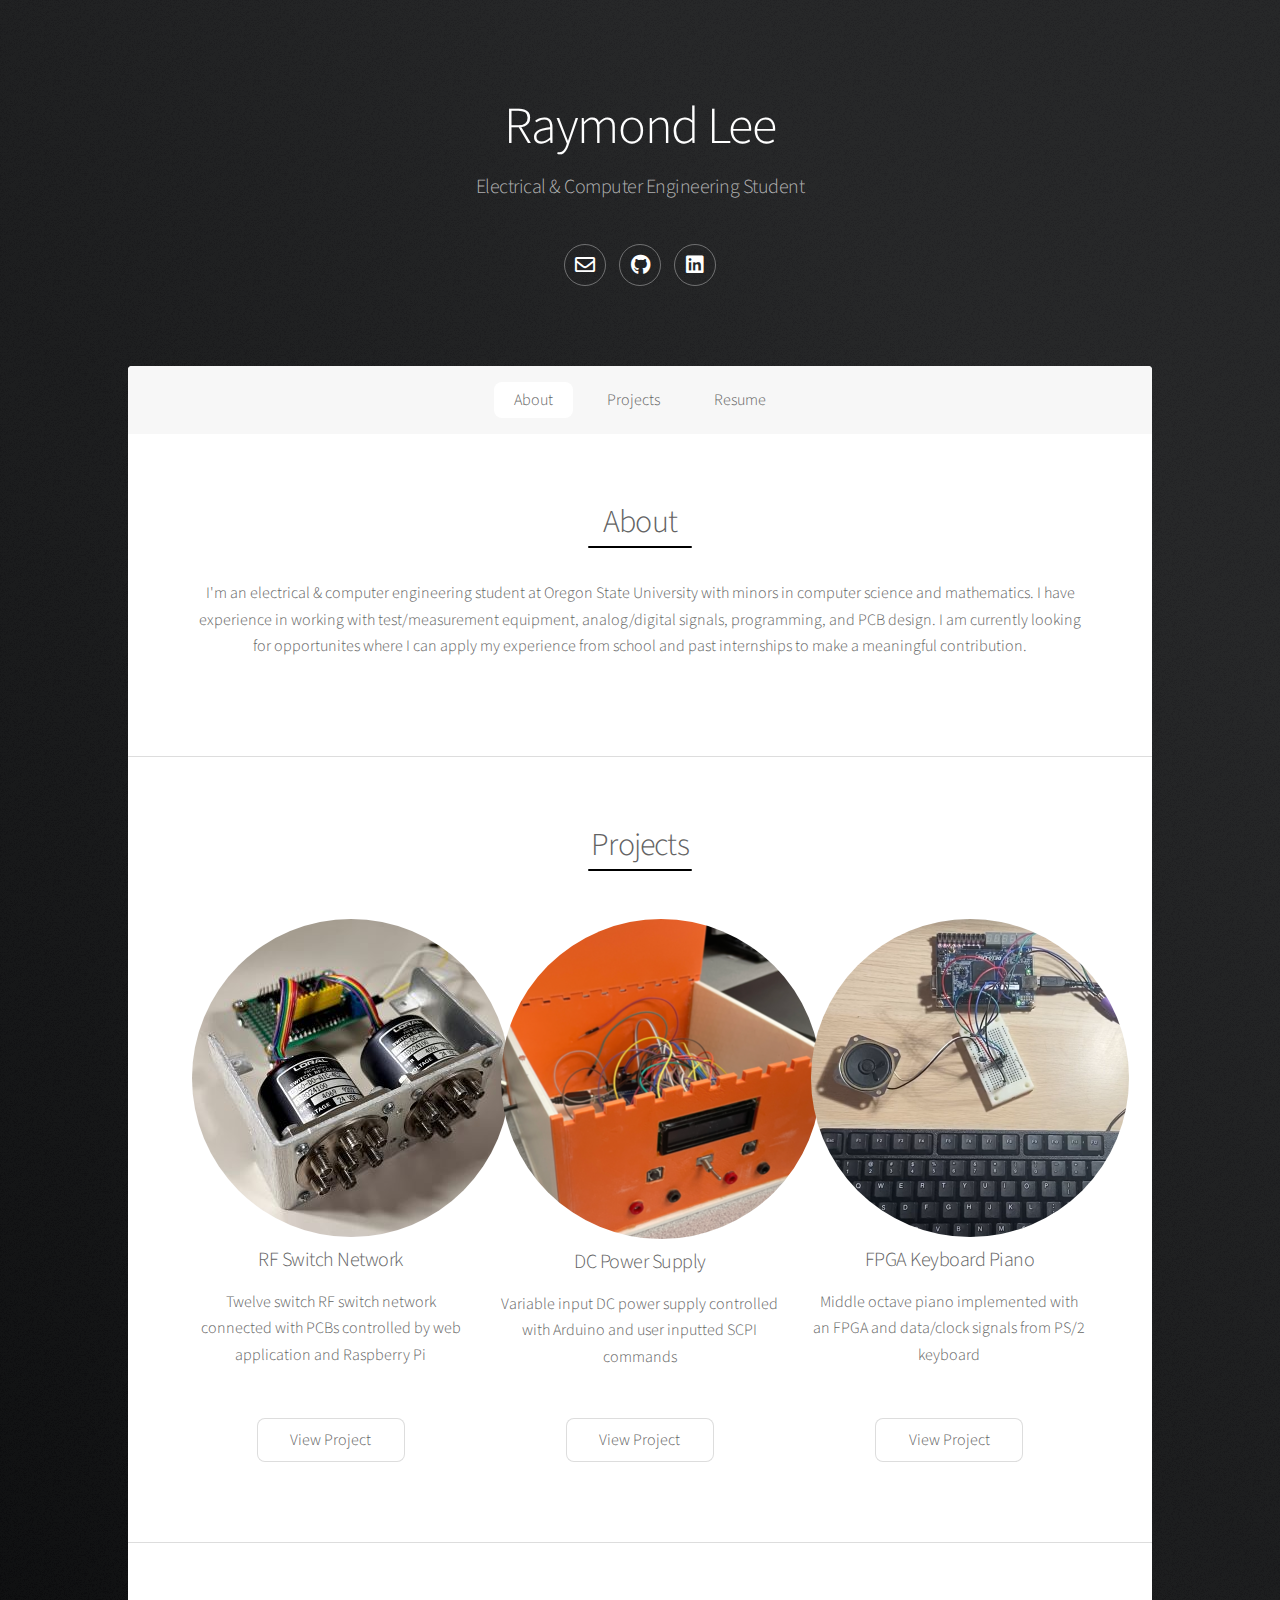
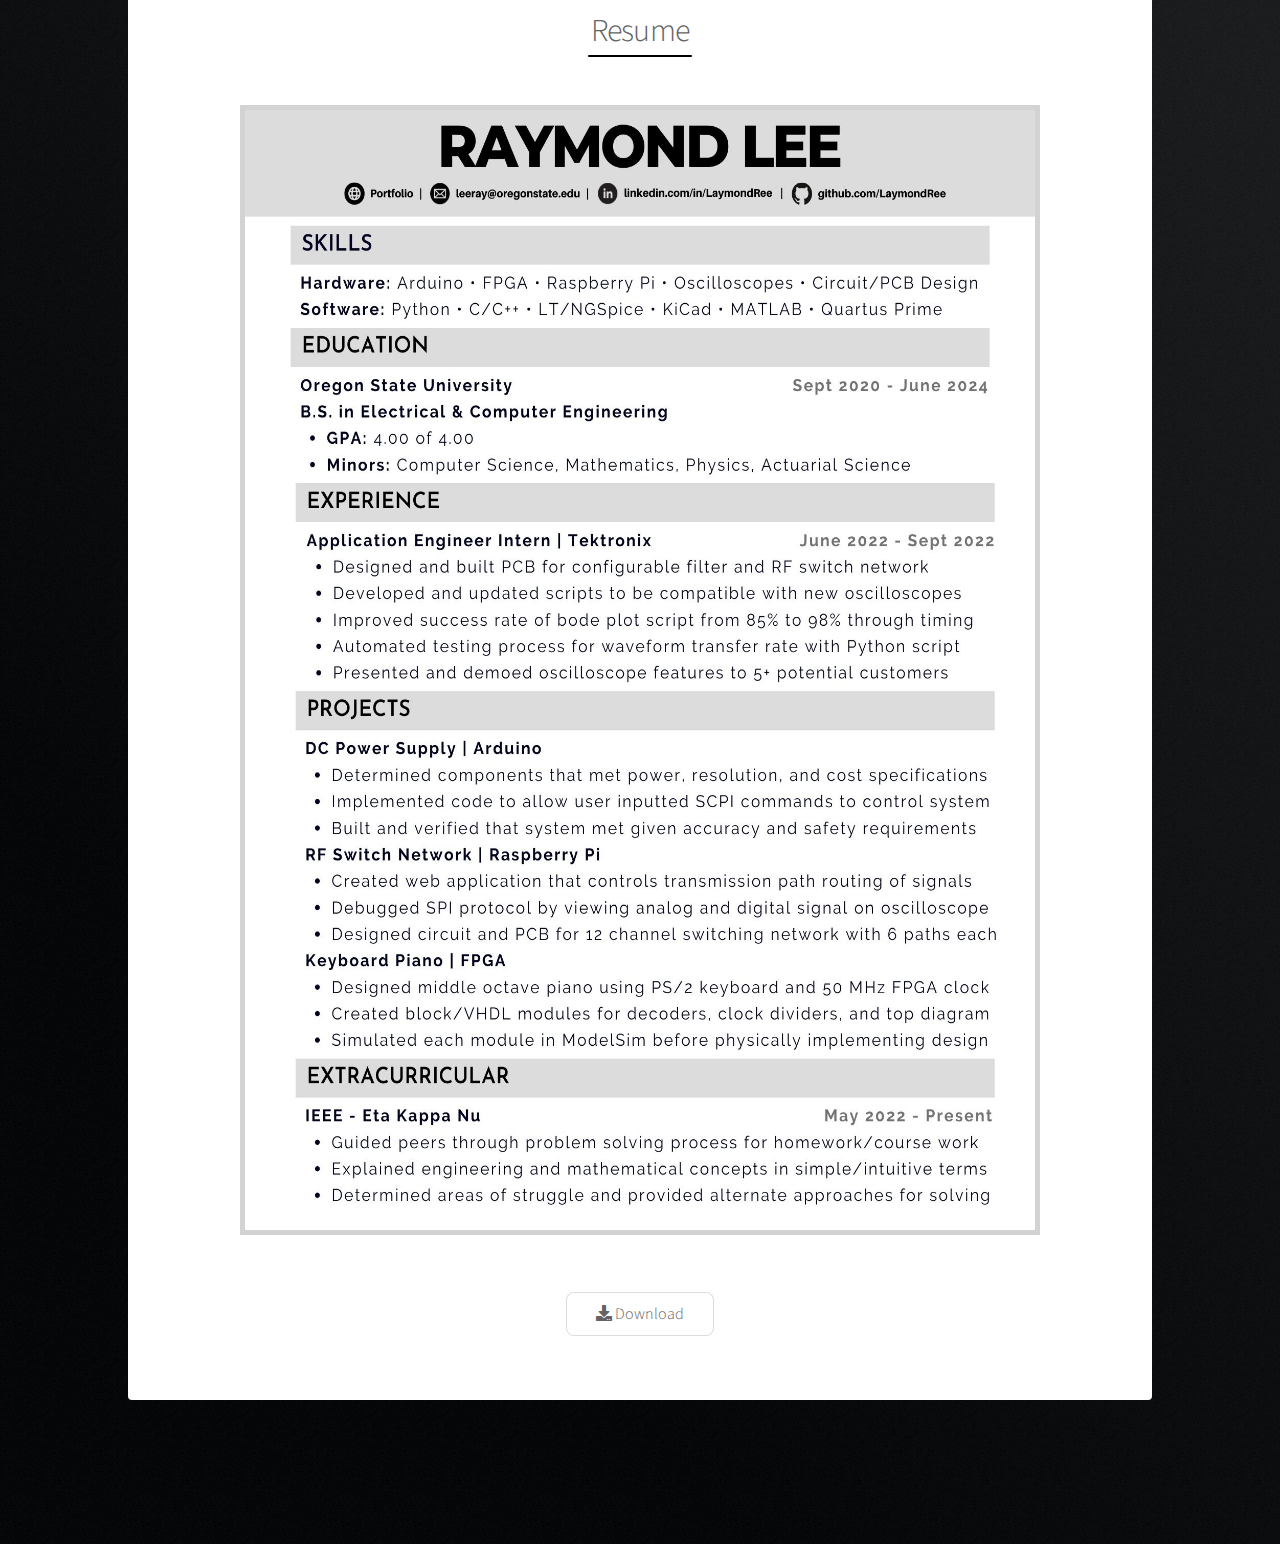
<file: index.html>
<!DOCTYPE HTML>
<!--
	Stellar by HTML5 UP
	html5up.net | @ajlkn
	Free for personal and commercial use under the CCA 3.0 license (html5up.net/license)
-->
<html>
	<head>
		<title>Raymond Lee Portfolio</title>
		<meta charset="utf-8" />
		<meta name="viewport" content="width=device-width, initial-scale=1, user-scalable=no" />
		<link rel="stylesheet" href="assets/css/main.css" />
		<noscript><link rel="stylesheet" href="assets/css/noscript.css" /></noscript>
	</head>
	<body class="is-preload">

		<!-- Wrapper -->
			<div id="wrapper">

				<!-- Header -->
					<header id="header" class="alt">
						<!-- <span class="logo"><img src="images/logo.svg" alt="" /></span> -->
						<h1>Raymond Lee</h1>
						<p>Electrical & Computer Engineering Student<br/>

						<ul class="icons">
							<li><a href="mailto: leeray@oregonstate.edu" class="icon fa fa-envelope alt"><span class="label">Email</span></a></li>
							<li><a href="https://github.com/LaymondRee" target="_blank" class="icon brands fa-github alt"><span class="label">GitHub</span></a></li>
							<li><a href="https://www.linkedin.com/in/LaymondRee" target="_blank" class="icon brands fa-linkedin alt"><span class="label">LinkedIn</span></a></li>
						</ul>
					</header>

				<!-- Nav -->
					<nav id="nav">
						<ul>
							<li><a href="#intro" class="active">About</a></li>
							<li><a href="#first">Projects</a></li>
							<li><a href="#second">Resume</a></li>
							<!--<li><a href="#footer">Contact</a></li>-->
						</ul>
					</nav>

				<!-- Main -->
					<div id="main">

						<!-- Introduction -->
							<section id="intro" class="main special">
								<div class="spotlight">
									<div class="content">
										<header class="major">
											<h2>About</h2>
										</header>
										<p>I'm an electrical & computer engineering student at Oregon State University with minors in computer science and mathematics. I have experience in working with test/measurement equipment, analog/digital signals, programming, and PCB design. I am currently looking for opportunites where I can apply my experience from school and past internships to make a meaningful contribution.</p>
										<ul class="actions">
										</ul>
									</div>
									<!-- <span class="image"><img src="images/pic01.jpg" alt="" /></span> -->
								</div>
							</section>

						<!-- First Section -->
							<section id="first" class="main special">
								<header class="major">
									<h2>Projects</h2>
								</header>
								<ul class="features">
									<li>
											<span><img src="images/project1.5.jpg" style="border-radius:50%"></span>
											<h3>RF Switch Network</h3>
											<p>Twelve switch RF switch network connected with PCBs controlled by web application and Raspberry Pi</p>
									</li>
									<li>
										<img src="images/project4.4.png" style="border-radius:50%">
										<h3>DC Power Supply</h3>
											<p>Variable input DC power supply controlled with Arduino and user inputted SCPI commands</p>
									</li>
									<li>
										<img src="images/project3.5.png" style="border-radius:50%">
										<h3>FPGA Keyboard Piano</h3>
											<p>Middle octave piano implemented with an FPGA and data/clock signals from PS/2 keyboard</p>
									</li>
									<li><a href="project1.html" class="button">View Project</a></li>
									<li><a href="project2.html" class="button">View Project</a></li>
									<li><a href="project3.html" class="button">View Project</a></li>
								</ul>

							</section>

						<!-- Second Section -->
							<section id="second" class="main special">
								<header class="major">
									<h2>Resume</h2>
								</header>
								<img src="images/Raymond Lee - Resume.jpg" style="border: 5px solid lightgray; width: 800px; height: 1130px;">
								<footer class="major">
									<ul class="actions special">
										<li><a href="images/Raymond Lee - Resume.pdf" target="_blank" class="button"><i class="fa fa-download"></i> Download</a></li>
									</ul>
								</footer>
							</section>


					</div>

				<!-- Footer -->
				
					<footer id="footer">
						<!--
						<div class="contact">
							<form onsubmit="sendEmail(); reset(); return false">
									<h1>Contact</h1>
								<input type="text" id="name" placeholder="Name" required>
								<input type="email" id="email" placeholder="Email" required>
								<input type="text" id="subject" placeholder="Subject" required>
								<textarea id="message" rows="4" placeholder="Message"></textarea>
								<button type="submit">Send</button>
							</form>
						</div>
						-->
						<!--<section>
							<h2>Contact Information</h2>
							<dl class="alt">
								<dt>Phone</dt>
								<dd>(971) 227-6110</dd>
								<dt>Email</dt>
								<dd>leeray@oregonstate.edu</dd>
							</dl>
							<ul class="icons">
								<li><a href="https://github.com/LaymondRee" class="icon brands fa-github alt"><span class="label">GitHub</span></a></li>
								<li><a href="https://www.linkedin.com/in/raymondlee0214/" class="icon brands fa-linkedin alt"><span class="label">LinkedIn</span></a></li>
							</ul>
						</section>-->
					</footer>

			</div>

		<!-- Scripts -->
			<script src="assets/js/jquery.min.js"></script>
			<script src="assets/js/jquery.scrollex.min.js"></script>
			<script src="assets/js/jquery.scrolly.min.js"></script>
			<script src="assets/js/browser.min.js"></script>
			<script src="assets/js/breakpoints.min.js"></script>
			<script src="assets/js/util.js"></script>
			<script src="assets/js/main.js"></script>
			<script src="https://smtpjs.com/v3/smtp.js"></script>
			<!--
			<script>
				function sendEmail(){
					Email.send({
						Host : "smtp.elasticemail.com",
						Username : "leeray@oregonstate.edu",
						Password : "6A3E9A92B35044C1D606A66CEA290BFA82C1",
						To : 'leeray@oregonstate.edu',
						From : document.getElementById("email").value,
						Subject : "Contact from portfolio",
						Body : "Name: " + document.getElementById("name").value 
						+ "<br> Email: " + document.getElementById("email").value
						+ "<br> Subject: " + document.getElementById("subject").value
						+ "<br> Message: " + document.getElementById("message").value
					}).then(
					message => alert("Message Sent Successfully")
					);
				}
			</script>
		-->
	</body>
</html>
</file>
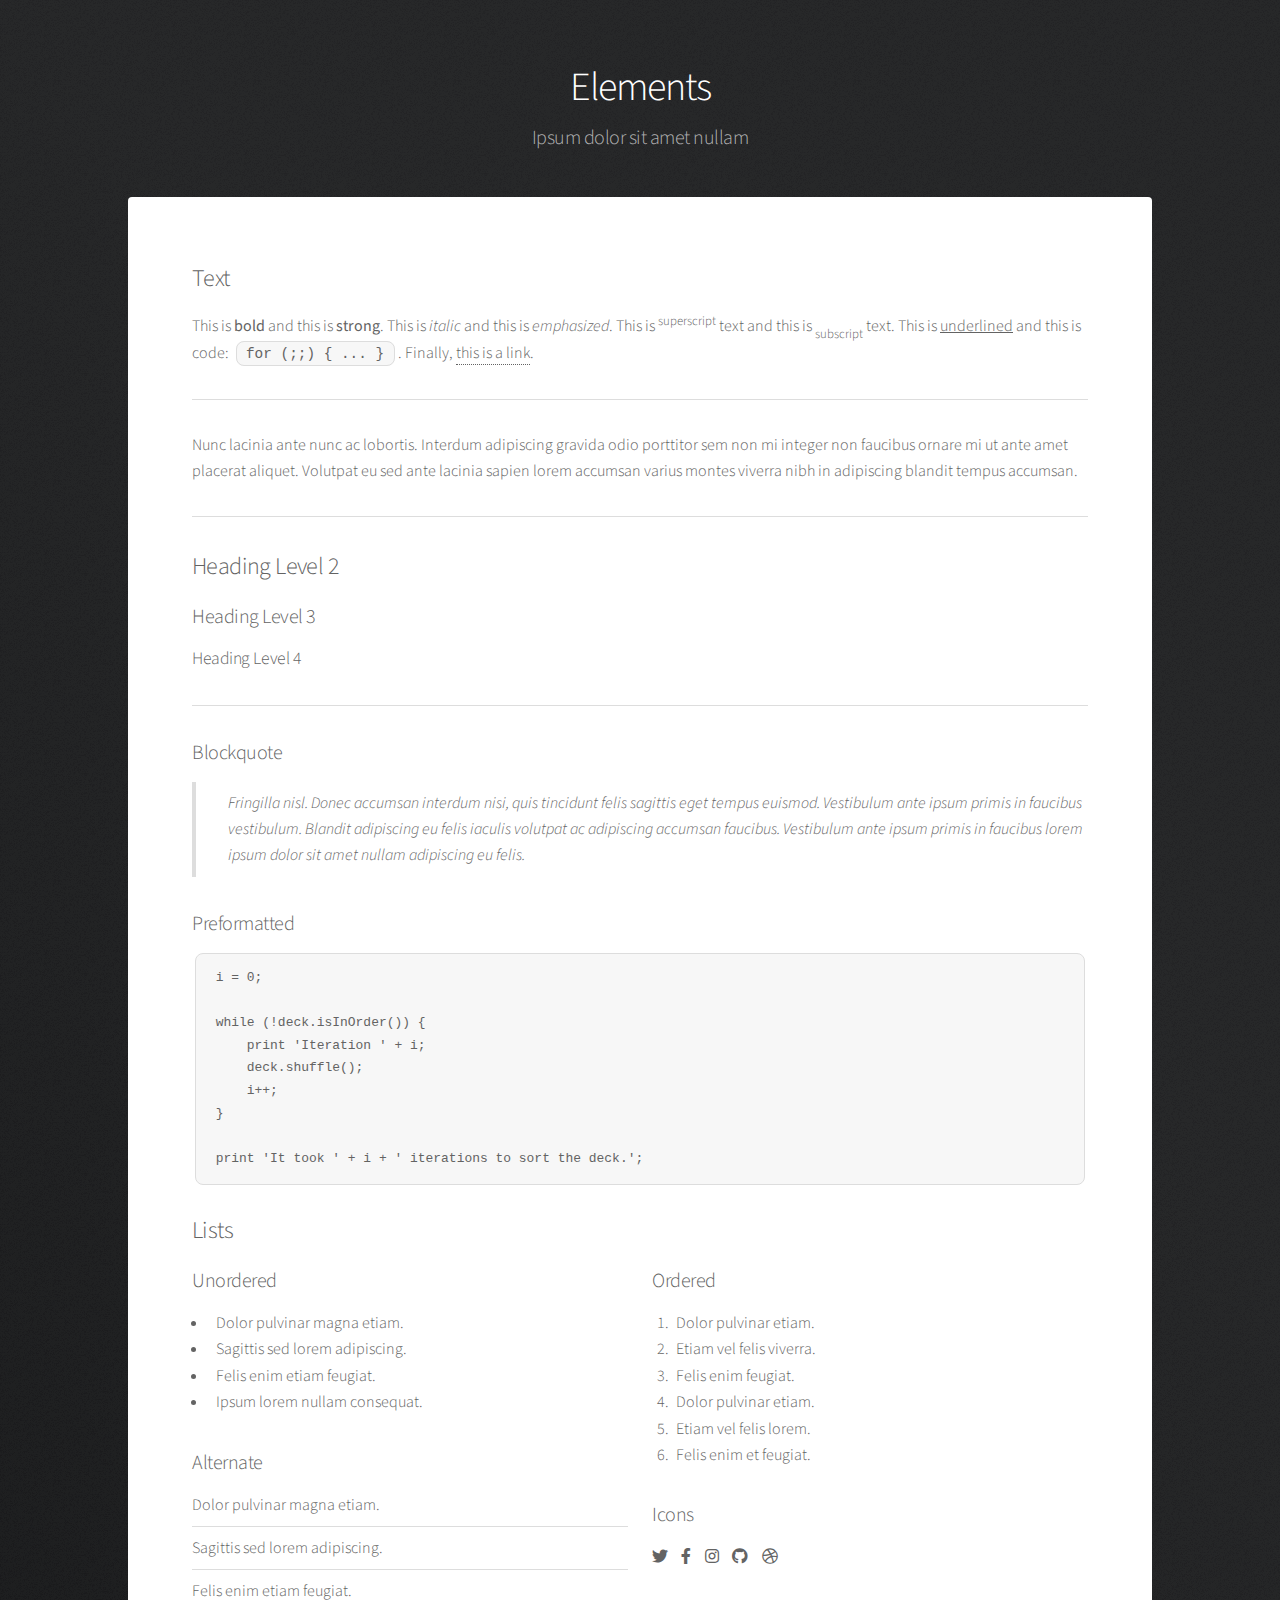
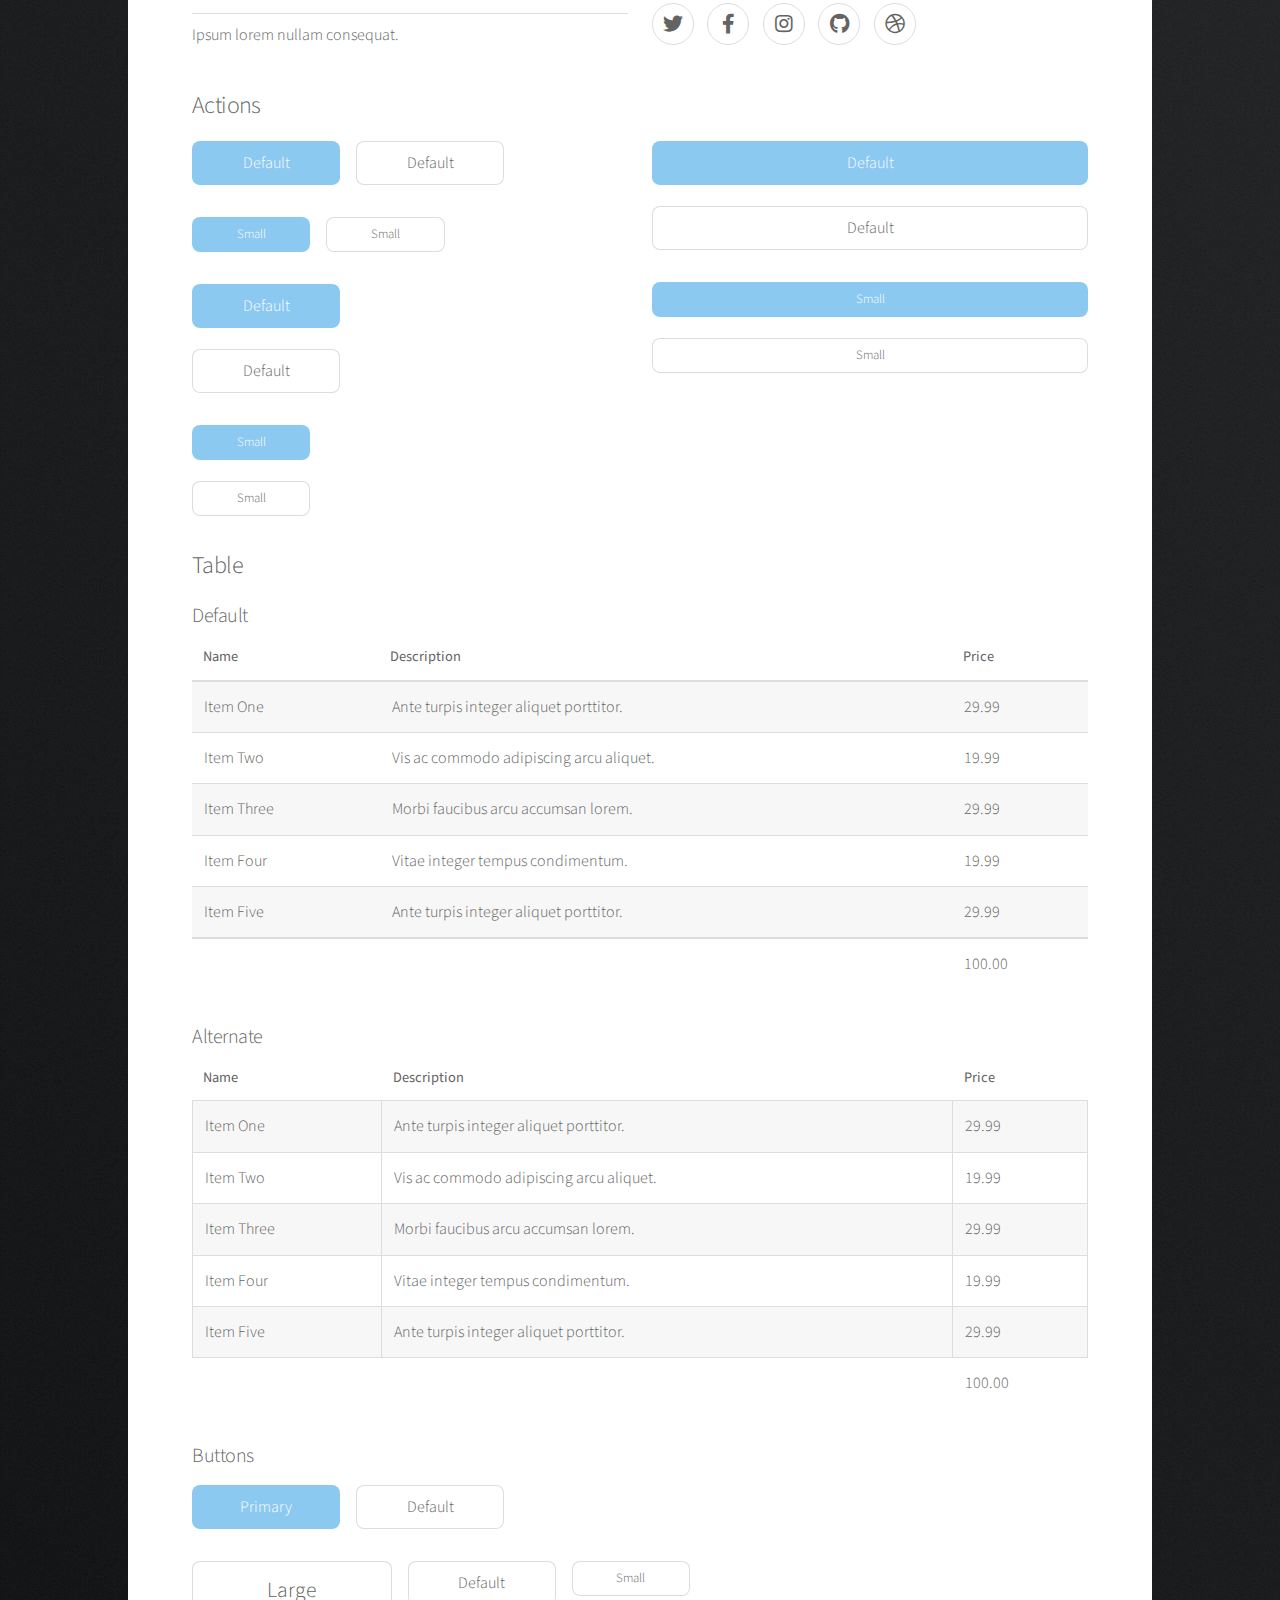
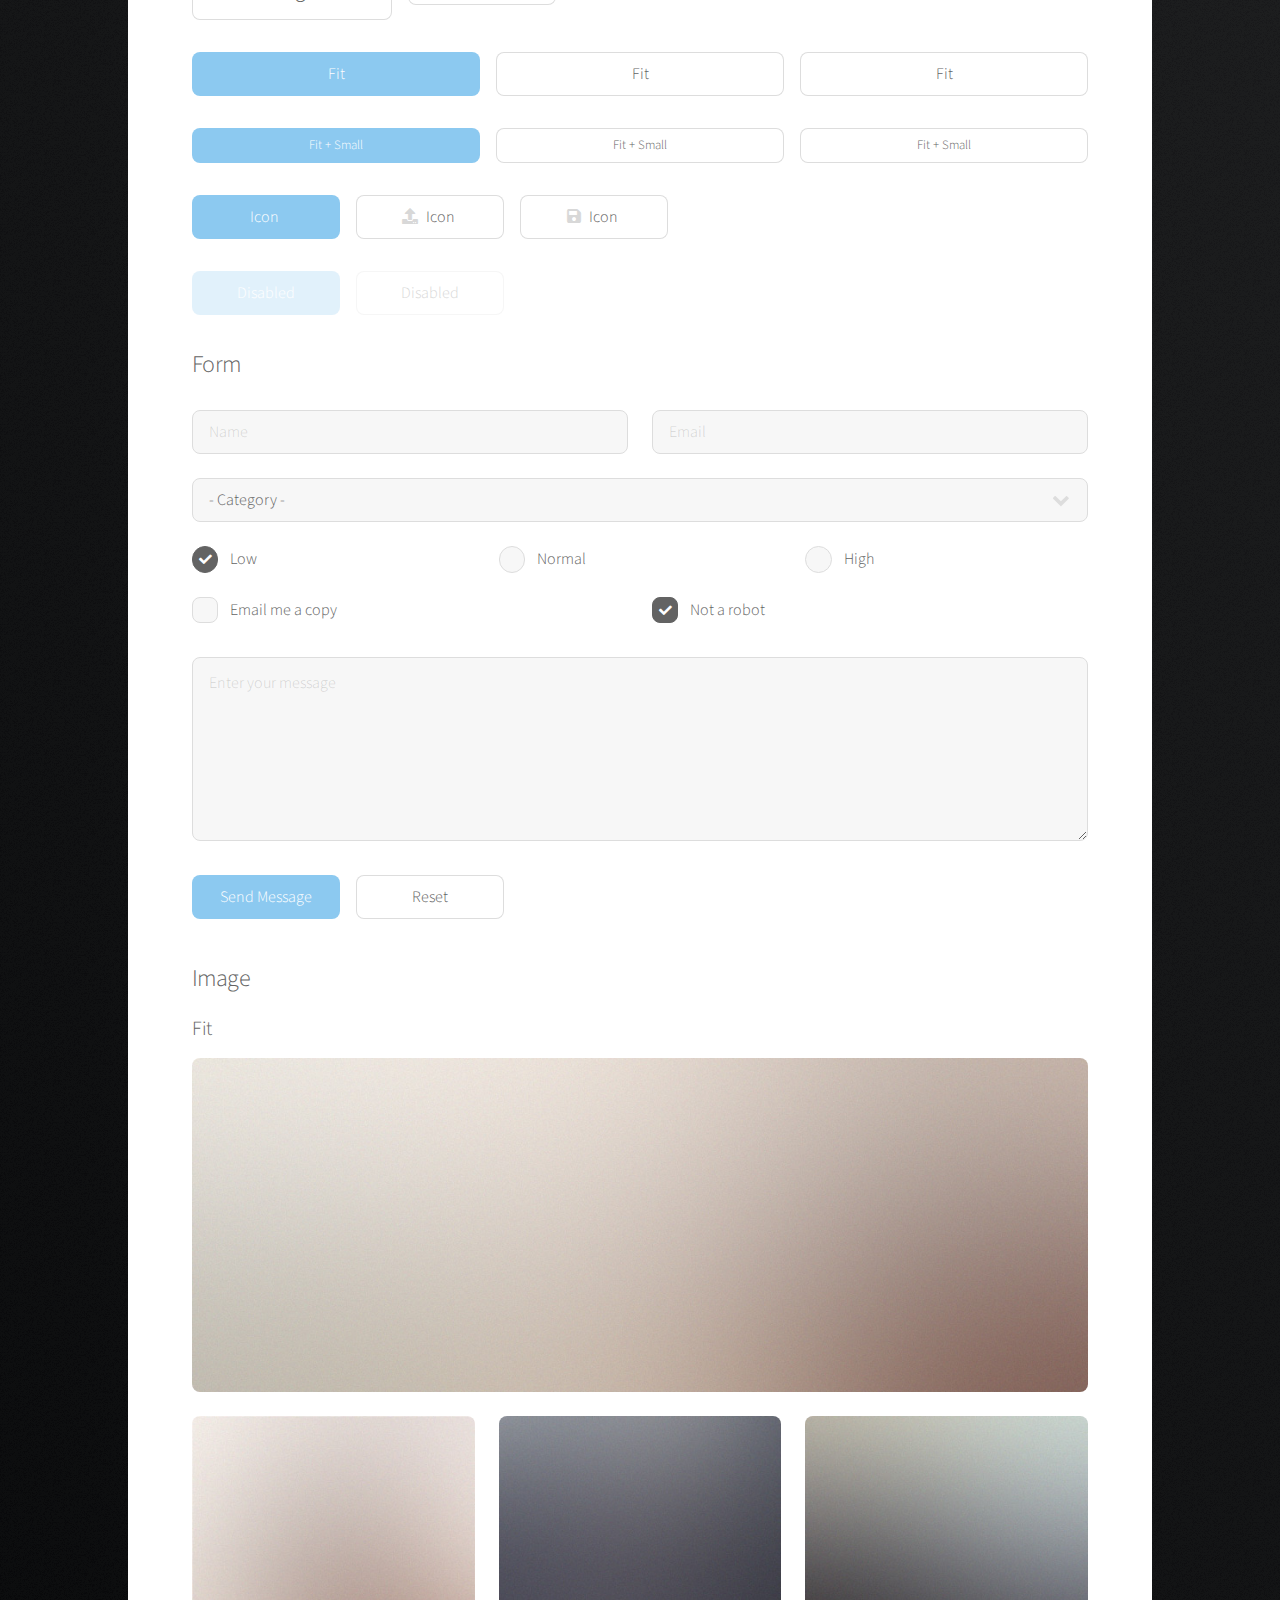
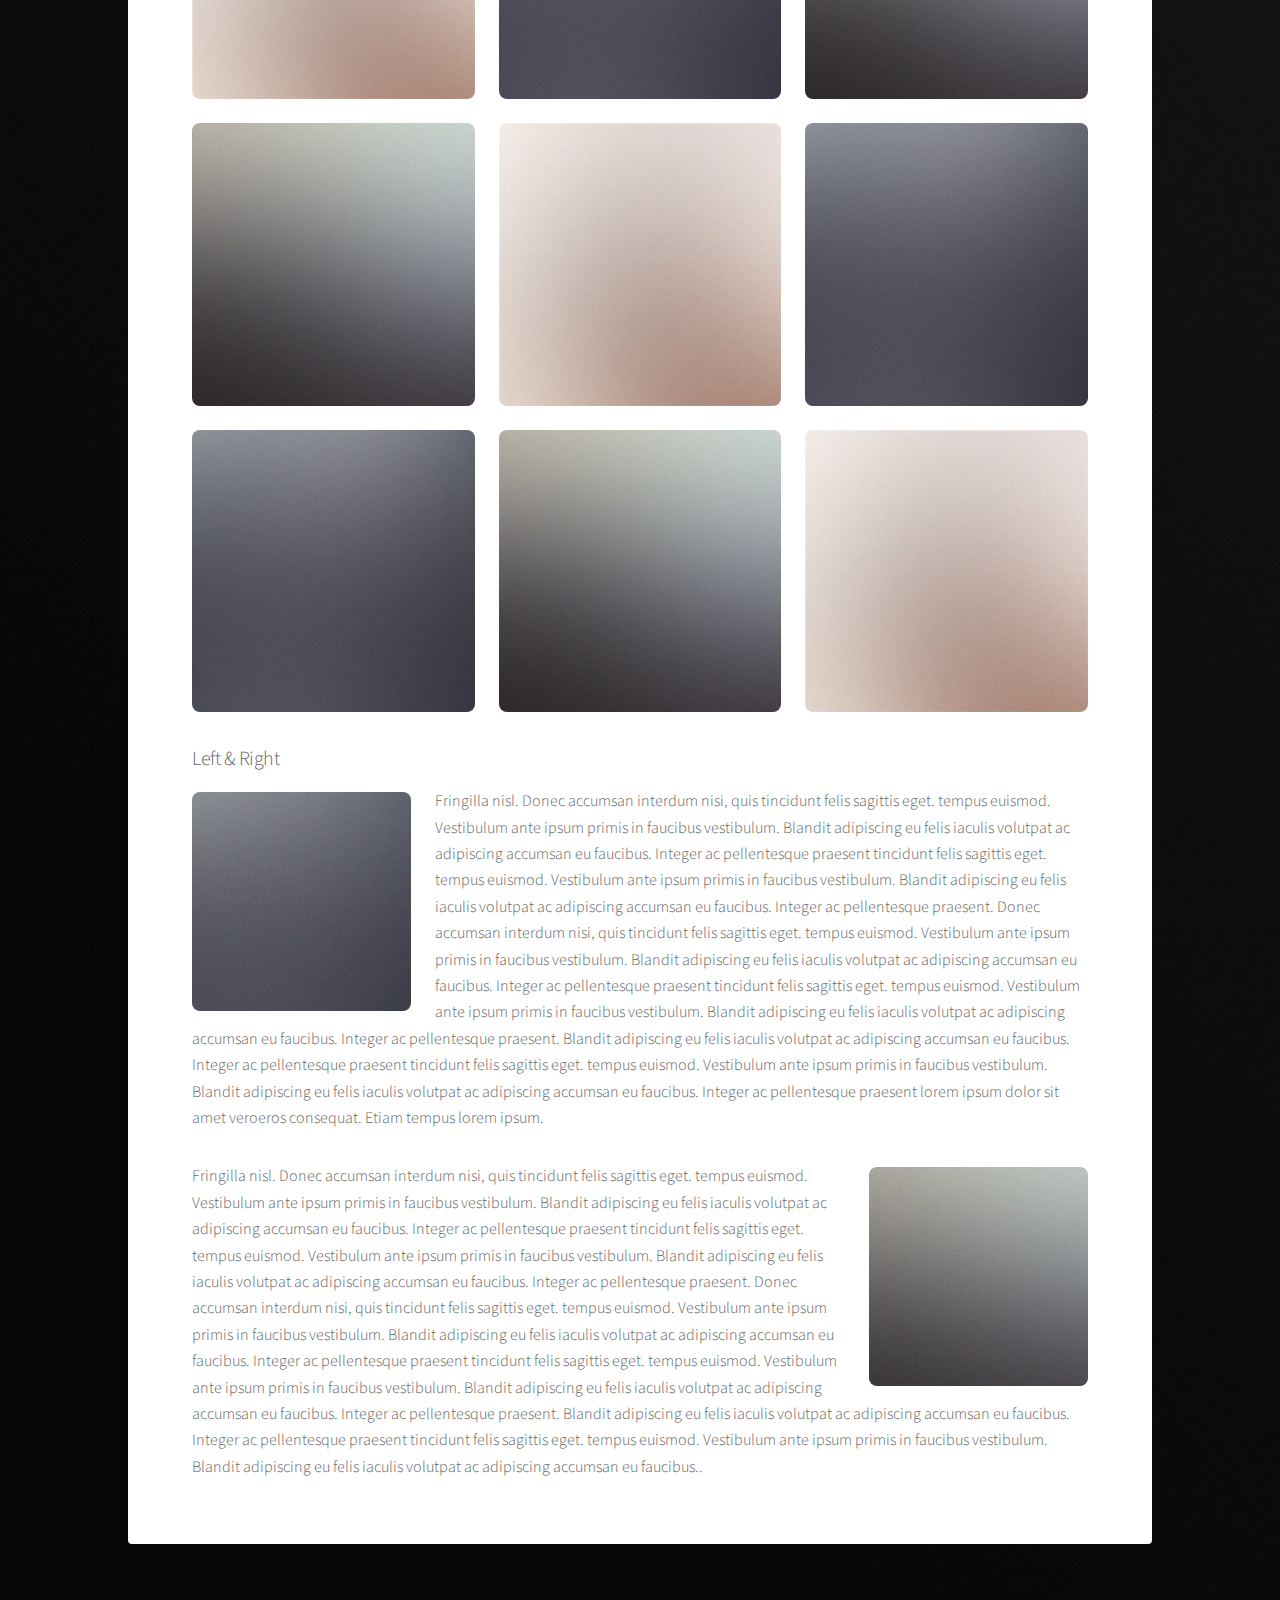
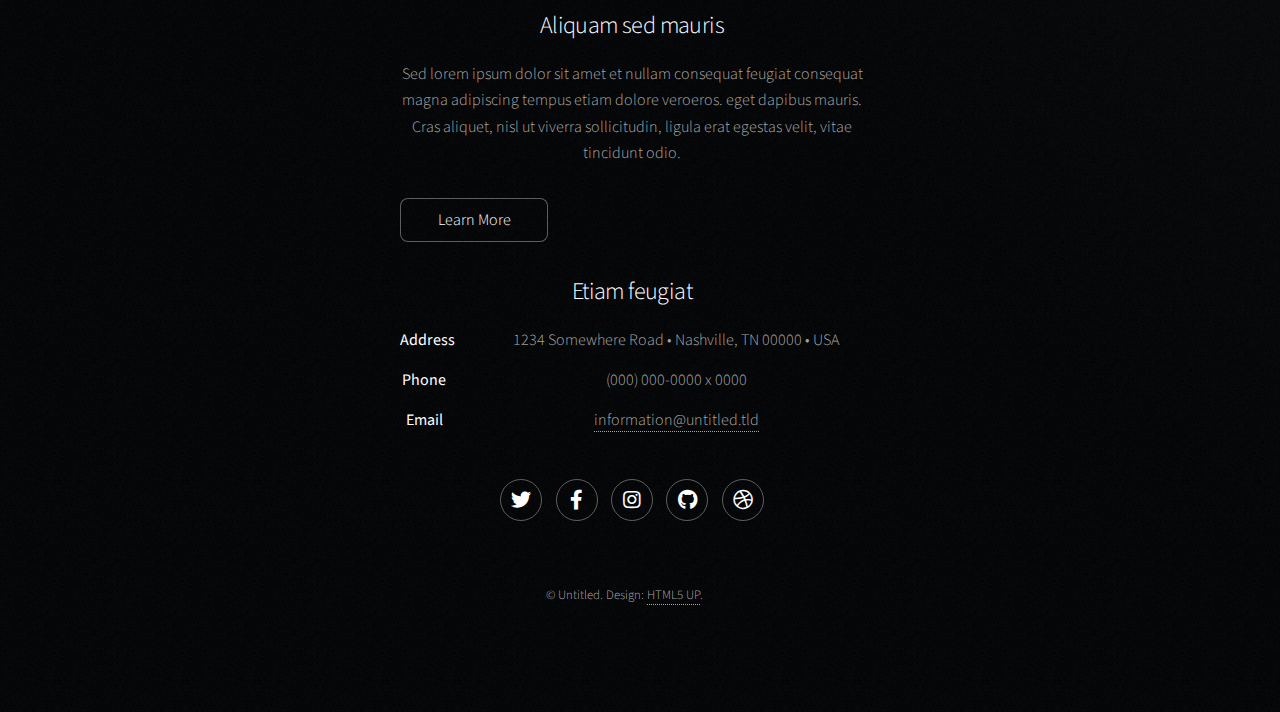
<file: elements.html>
<!DOCTYPE HTML>
<!--
	Stellar by HTML5 UP
	html5up.net | @ajlkn
	Free for personal and commercial use under the CCA 3.0 license (html5up.net/license)
-->
<html>
	<head>
		<title>Elements - Stellar by HTML5 UP</title>
		<meta charset="utf-8" />
		<meta name="viewport" content="width=device-width, initial-scale=1, user-scalable=no" />
		<link rel="stylesheet" href="assets/css/main.css" />
		<noscript><link rel="stylesheet" href="assets/css/noscript.css" /></noscript>
	</head>
	<body class="is-preload">

		<!-- Wrapper -->
			<div id="wrapper">

				<!-- Header -->
					<header id="header">
						<h1>Elements</h1>
						<p>Ipsum dolor sit amet nullam</p>
					</header>

				<!-- Main -->
					<div id="main">

						<!-- Content -->
							<section id="content" class="main">

								<!-- Text -->
									<section>
										<h2>Text</h2>
										<p>This is <b>bold</b> and this is <strong>strong</strong>. This is <i>italic</i> and this is <em>emphasized</em>.
										This is <sup>superscript</sup> text and this is <sub>subscript</sub> text.
										This is <u>underlined</u> and this is code: <code>for (;;) { ... }</code>. Finally, <a href="#">this is a link</a>.</p>
										<hr />
										<p>Nunc lacinia ante nunc ac lobortis. Interdum adipiscing gravida odio porttitor sem non mi integer non faucibus ornare mi ut ante amet placerat aliquet. Volutpat eu sed ante lacinia sapien lorem accumsan varius montes viverra nibh in adipiscing blandit tempus accumsan.</p>
										<hr />
										<h2>Heading Level 2</h2>
										<h3>Heading Level 3</h3>
										<h4>Heading Level 4</h4>
										<hr />
										<h3>Blockquote</h3>
										<blockquote>Fringilla nisl. Donec accumsan interdum nisi, quis tincidunt felis sagittis eget tempus euismod. Vestibulum ante ipsum primis in faucibus vestibulum. Blandit adipiscing eu felis iaculis volutpat ac adipiscing accumsan faucibus. Vestibulum ante ipsum primis in faucibus lorem ipsum dolor sit amet nullam adipiscing eu felis.</blockquote>
										<h3>Preformatted</h3>
										<pre><code>i = 0;

while (!deck.isInOrder()) {
    print 'Iteration ' + i;
    deck.shuffle();
    i++;
}

print 'It took ' + i + ' iterations to sort the deck.';</code></pre>
									</section>

								<!-- Lists -->
									<section>
										<h2>Lists</h2>
										<div class="row">
											<div class="col-6 col-12-medium">
												<h3>Unordered</h3>
												<ul>
													<li>Dolor pulvinar magna etiam.</li>
													<li>Sagittis sed lorem adipiscing.</li>
													<li>Felis enim etiam feugiat.</li>
													<li>Ipsum lorem nullam consequat.</li>
												</ul>
												<h3>Alternate</h3>
												<ul class="alt">
													<li>Dolor pulvinar magna etiam.</li>
													<li>Sagittis sed lorem adipiscing.</li>
													<li>Felis enim etiam feugiat.</li>
													<li>Ipsum lorem nullam consequat.</li>
												</ul>
											</div>
											<div class="col-6 col-12-medium">
												<h3>Ordered</h3>
												<ol>
													<li>Dolor pulvinar etiam.</li>
													<li>Etiam vel felis viverra.</li>
													<li>Felis enim feugiat.</li>
													<li>Dolor pulvinar etiam.</li>
													<li>Etiam vel felis lorem.</li>
													<li>Felis enim et feugiat.</li>
												</ol>
												<h3>Icons</h3>
												<ul class="icons">
													<li><a href="#" class="icon brands fa-twitter"><span class="label">Twitter</span></a></li>
													<li><a href="#" class="icon brands fa-facebook-f"><span class="label">Facebook</span></a></li>
													<li><a href="#" class="icon brands fa-instagram"><span class="label">Instagram</span></a></li>
													<li><a href="#" class="icon brands fa-github"><span class="label">GitHub</span></a></li>
													<li><a href="#" class="icon brands fa-dribbble"><span class="label">Dribbble</span></a></li>
												</ul>
												<ul class="icons">
													<li><a href="#" class="icon brands alt fa-twitter"><span class="label">Twitter</span></a></li>
													<li><a href="#" class="icon brands alt fa-facebook-f"><span class="label">Facebook</span></a></li>
													<li><a href="#" class="icon brands alt fa-instagram"><span class="label">Instagram</span></a></li>
													<li><a href="#" class="icon brands alt fa-github"><span class="label">GitHub</span></a></li>
													<li><a href="#" class="icon brands alt fa-dribbble"><span class="label">Dribbble</span></a></li>
												</ul>
											</div>
										</div>
										<h2>Actions</h2>
										<div class="row">
											<div class="col-6 col-12-medium">
												<ul class="actions">
													<li><a href="#" class="button primary">Default</a></li>
													<li><a href="#" class="button">Default</a></li>
												</ul>
												<ul class="actions small">
													<li><a href="#" class="button primary small">Small</a></li>
													<li><a href="#" class="button small">Small</a></li>
												</ul>
												<ul class="actions stacked">
													<li><a href="#" class="button primary">Default</a></li>
													<li><a href="#" class="button">Default</a></li>
												</ul>
												<ul class="actions stacked">
													<li><a href="#" class="button primary small">Small</a></li>
													<li><a href="#" class="button small">Small</a></li>
												</ul>
											</div>
											<div class="col-6 col-12-medium">
												<ul class="actions stacked">
													<li><a href="#" class="button primary fit">Default</a></li>
													<li><a href="#" class="button fit">Default</a></li>
												</ul>
												<ul class="actions stacked">
													<li><a href="#" class="button primary small fit">Small</a></li>
													<li><a href="#" class="button small fit">Small</a></li>
												</ul>
											</div>
										</div>
									</section>

								<!-- Table -->
									<section>
										<h2>Table</h2>
										<h3>Default</h3>
										<div class="table-wrapper">
											<table>
												<thead>
													<tr>
														<th>Name</th>
														<th>Description</th>
														<th>Price</th>
													</tr>
												</thead>
												<tbody>
													<tr>
														<td>Item One</td>
														<td>Ante turpis integer aliquet porttitor.</td>
														<td>29.99</td>
													</tr>
													<tr>
														<td>Item Two</td>
														<td>Vis ac commodo adipiscing arcu aliquet.</td>
														<td>19.99</td>
													</tr>
													<tr>
														<td>Item Three</td>
														<td> Morbi faucibus arcu accumsan lorem.</td>
														<td>29.99</td>
													</tr>
													<tr>
														<td>Item Four</td>
														<td>Vitae integer tempus condimentum.</td>
														<td>19.99</td>
													</tr>
													<tr>
														<td>Item Five</td>
														<td>Ante turpis integer aliquet porttitor.</td>
														<td>29.99</td>
													</tr>
												</tbody>
												<tfoot>
													<tr>
														<td colspan="2"></td>
														<td>100.00</td>
													</tr>
												</tfoot>
											</table>
										</div>

										<h3>Alternate</h3>
										<div class="table-wrapper">
											<table class="alt">
												<thead>
													<tr>
														<th>Name</th>
														<th>Description</th>
														<th>Price</th>
													</tr>
												</thead>
												<tbody>
													<tr>
														<td>Item One</td>
														<td>Ante turpis integer aliquet porttitor.</td>
														<td>29.99</td>
													</tr>
													<tr>
														<td>Item Two</td>
														<td>Vis ac commodo adipiscing arcu aliquet.</td>
														<td>19.99</td>
													</tr>
													<tr>
														<td>Item Three</td>
														<td> Morbi faucibus arcu accumsan lorem.</td>
														<td>29.99</td>
													</tr>
													<tr>
														<td>Item Four</td>
														<td>Vitae integer tempus condimentum.</td>
														<td>19.99</td>
													</tr>
													<tr>
														<td>Item Five</td>
														<td>Ante turpis integer aliquet porttitor.</td>
														<td>29.99</td>
													</tr>
												</tbody>
												<tfoot>
													<tr>
														<td colspan="2"></td>
														<td>100.00</td>
													</tr>
												</tfoot>
											</table>
										</div>
									</section>

								<!-- Buttons -->
									<section>
										<h3>Buttons</h3>
										<ul class="actions">
											<li><a href="#" class="button primary">Primary</a></li>
											<li><a href="#" class="button">Default</a></li>
										</ul>
										<ul class="actions">
											<li><a href="#" class="button large">Large</a></li>
											<li><a href="#" class="button">Default</a></li>
											<li><a href="#" class="button small">Small</a></li>
										</ul>
										<ul class="actions fit">
											<li><a href="#" class="button primary fit">Fit</a></li>
											<li><a href="#" class="button fit">Fit</a></li>
											<li><a href="#" class="button fit">Fit</a></li>
										</ul>
										<ul class="actions fit small">
											<li><a href="#" class="button primary fit small">Fit + Small</a></li>
											<li><a href="#" class="button fit small">Fit + Small</a></li>
											<li><a href="#" class="button fit small">Fit + Small</a></li>
										</ul>
										<ul class="actions">
											<li><a href="#" class="button primary icon solidfa-download">Icon</a></li>
											<li><a href="#" class="button icon solid fa-upload">Icon</a></li>
											<li><a href="#" class="button icon solid fa-save">Icon</a></li>
										</ul>
										<ul class="actions">
											<li><span class="button primary disabled">Disabled</span></li>
											<li><span class="button disabled">Disabled</span></li>
										</ul>
									</section>

								<!-- Form -->
									<section>
										<h2>Form</h2>
										<form method="post" action="#">
											<div class="row gtr-uniform">
												<div class="col-6 col-12-xsmall">
													<input type="text" name="demo-name" id="demo-name" value="" placeholder="Name" />
												</div>
												<div class="col-6 col-12-xsmall">
													<input type="email" name="demo-email" id="demo-email" value="" placeholder="Email" />
												</div>
												<div class="col-12">
													<select name="demo-category" id="demo-category">
														<option value="">- Category -</option>
														<option value="1">Manufacturing</option>
														<option value="1">Shipping</option>
														<option value="1">Administration</option>
														<option value="1">Human Resources</option>
													</select>
												</div>
												<div class="col-4 col-12-small">
													<input type="radio" id="demo-priority-low" name="demo-priority" checked>
													<label for="demo-priority-low">Low</label>
												</div>
												<div class="col-4 col-12-small">
													<input type="radio" id="demo-priority-normal" name="demo-priority">
													<label for="demo-priority-normal">Normal</label>
												</div>
												<div class="col-4 col-12-small">
													<input type="radio" id="demo-priority-high" name="demo-priority">
													<label for="demo-priority-high">High</label>
												</div>
												<div class="col-6 col-12-small">
													<input type="checkbox" id="demo-copy" name="demo-copy">
													<label for="demo-copy">Email me a copy</label>
												</div>
												<div class="col-6 col-12-small">
													<input type="checkbox" id="demo-human" name="demo-human" checked>
													<label for="demo-human">Not a robot</label>
												</div>
												<div class="col-12">
													<textarea name="demo-message" id="demo-message" placeholder="Enter your message" rows="6"></textarea>
												</div>
												<div class="col-12">
													<ul class="actions">
														<li><input type="submit" value="Send Message" class="primary" /></li>
														<li><input type="reset" value="Reset" /></li>
													</ul>
												</div>
											</div>
										</form>
									</section>

								<!-- Image -->
									<section>
										<h2>Image</h2>
										<h3>Fit</h3>
										<div class="box alt">
											<div class="row gtr-uniform">
												<div class="col-12"><span class="image fit"><img src="images/pic04.jpg" alt="" /></span></div>
												<div class="col-4"><span class="image fit"><img src="images/pic01.jpg" alt="" /></span></div>
												<div class="col-4"><span class="image fit"><img src="images/pic02.jpg" alt="" /></span></div>
												<div class="col-4"><span class="image fit"><img src="images/pic03.jpg" alt="" /></span></div>
												<div class="col-4"><span class="image fit"><img src="images/pic03.jpg" alt="" /></span></div>
												<div class="col-4"><span class="image fit"><img src="images/pic01.jpg" alt="" /></span></div>
												<div class="col-4"><span class="image fit"><img src="images/pic02.jpg" alt="" /></span></div>
												<div class="col-4"><span class="image fit"><img src="images/pic02.jpg" alt="" /></span></div>
												<div class="col-4"><span class="image fit"><img src="images/pic03.jpg" alt="" /></span></div>
												<div class="col-4"><span class="image fit"><img src="images/pic01.jpg" alt="" /></span></div>
											</div>
										</div>
										<h3>Left &amp; Right</h3>
										<p><span class="image left"><img src="images/pic05.jpg" alt="" /></span>Fringilla nisl. Donec accumsan interdum nisi, quis tincidunt felis sagittis eget. tempus euismod. Vestibulum ante ipsum primis in faucibus vestibulum. Blandit adipiscing eu felis iaculis volutpat ac adipiscing accumsan eu faucibus. Integer ac pellentesque praesent tincidunt felis sagittis eget. tempus euismod. Vestibulum ante ipsum primis in faucibus vestibulum. Blandit adipiscing eu felis iaculis volutpat ac adipiscing accumsan eu faucibus. Integer ac pellentesque praesent. Donec accumsan interdum nisi, quis tincidunt felis sagittis eget. tempus euismod. Vestibulum ante ipsum primis in faucibus vestibulum. Blandit adipiscing eu felis iaculis volutpat ac adipiscing accumsan eu faucibus. Integer ac pellentesque praesent tincidunt felis sagittis eget. tempus euismod. Vestibulum ante ipsum primis in faucibus vestibulum. Blandit adipiscing eu felis iaculis volutpat ac adipiscing accumsan eu faucibus. Integer ac pellentesque praesent. Blandit adipiscing eu felis iaculis volutpat ac adipiscing accumsan eu faucibus. Integer ac pellentesque praesent tincidunt felis sagittis eget. tempus euismod. Vestibulum ante ipsum primis in faucibus vestibulum. Blandit adipiscing eu felis iaculis volutpat ac adipiscing accumsan eu faucibus. Integer ac pellentesque praesent lorem ipsum dolor sit amet veroeros consequat. Etiam tempus lorem ipsum.</p>
										<p><span class="image right"><img src="images/pic06.jpg" alt="" /></span>Fringilla nisl. Donec accumsan interdum nisi, quis tincidunt felis sagittis eget. tempus euismod. Vestibulum ante ipsum primis in faucibus vestibulum. Blandit adipiscing eu felis iaculis volutpat ac adipiscing accumsan eu faucibus. Integer ac pellentesque praesent tincidunt felis sagittis eget. tempus euismod. Vestibulum ante ipsum primis in faucibus vestibulum. Blandit adipiscing eu felis iaculis volutpat ac adipiscing accumsan eu faucibus. Integer ac pellentesque praesent. Donec accumsan interdum nisi, quis tincidunt felis sagittis eget. tempus euismod. Vestibulum ante ipsum primis in faucibus vestibulum. Blandit adipiscing eu felis iaculis volutpat ac adipiscing accumsan eu faucibus. Integer ac pellentesque praesent tincidunt felis sagittis eget. tempus euismod. Vestibulum ante ipsum primis in faucibus vestibulum. Blandit adipiscing eu felis iaculis volutpat ac adipiscing accumsan eu faucibus. Integer ac pellentesque praesent. Blandit adipiscing eu felis iaculis volutpat ac adipiscing accumsan eu faucibus. Integer ac pellentesque praesent tincidunt felis sagittis eget. tempus euismod. Vestibulum ante ipsum primis in faucibus vestibulum. Blandit adipiscing eu felis iaculis volutpat ac adipiscing accumsan eu faucibus..</p>
									</section>

							</section>

					</div>

				<!-- Footer -->
					<footer id="footer">
						<section>
							<h2>Aliquam sed mauris</h2>
							<p>Sed lorem ipsum dolor sit amet et nullam consequat feugiat consequat magna adipiscing tempus etiam dolore veroeros. eget dapibus mauris. Cras aliquet, nisl ut viverra sollicitudin, ligula erat egestas velit, vitae tincidunt odio.</p>
							<ul class="actions">
								<li><a href="#" class="button">Learn More</a></li>
							</ul>
						</section>
						<section>
							<h2>Etiam feugiat</h2>
							<dl class="alt">
								<dt>Address</dt>
								<dd>1234 Somewhere Road &bull; Nashville, TN 00000 &bull; USA</dd>
								<dt>Phone</dt>
								<dd>(000) 000-0000 x 0000</dd>
								<dt>Email</dt>
								<dd><a href="#">information@untitled.tld</a></dd>
							</dl>
							<ul class="icons">
								<li><a href="#" class="icon brands fa-twitter alt"><span class="label">Twitter</span></a></li>
								<li><a href="#" class="icon brands fa-facebook-f alt"><span class="label">Facebook</span></a></li>
								<li><a href="#" class="icon brands fa-instagram alt"><span class="label">Instagram</span></a></li>
								<li><a href="#" class="icon brands fa-github alt"><span class="label">GitHub</span></a></li>
								<li><a href="#" class="icon brands fa-dribbble alt"><span class="label">Dribbble</span></a></li>
							</ul>
						</section>
						<p class="copyright">&copy; Untitled. Design: <a href="https://html5up.net">HTML5 UP</a>.</p>
					</footer>

			</div>

		<!-- Scripts -->
			<script src="assets/js/jquery.min.js"></script>
			<script src="assets/js/jquery.scrollex.min.js"></script>
			<script src="assets/js/jquery.scrolly.min.js"></script>
			<script src="assets/js/browser.min.js"></script>
			<script src="assets/js/breakpoints.min.js"></script>
			<script src="assets/js/util.js"></script>
			<script src="assets/js/main.js"></script>

	</body>
</html>
</file>
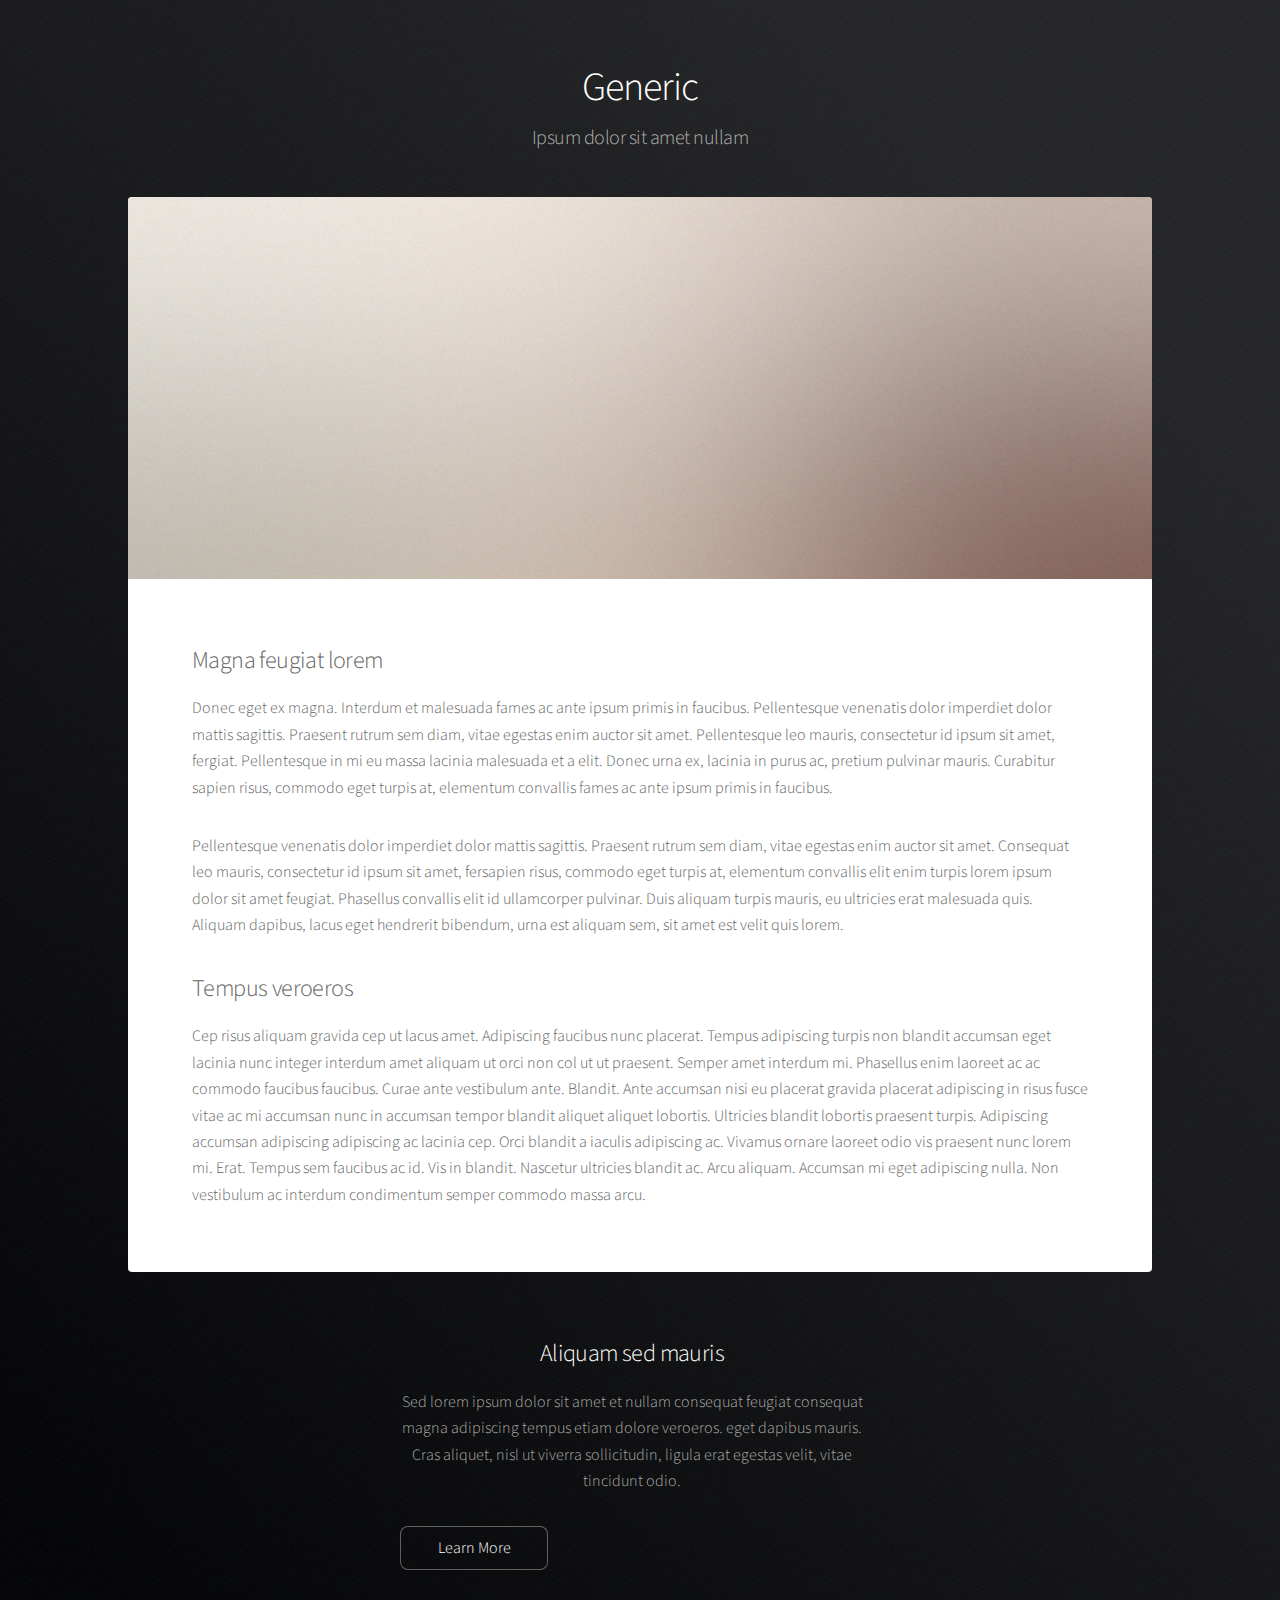
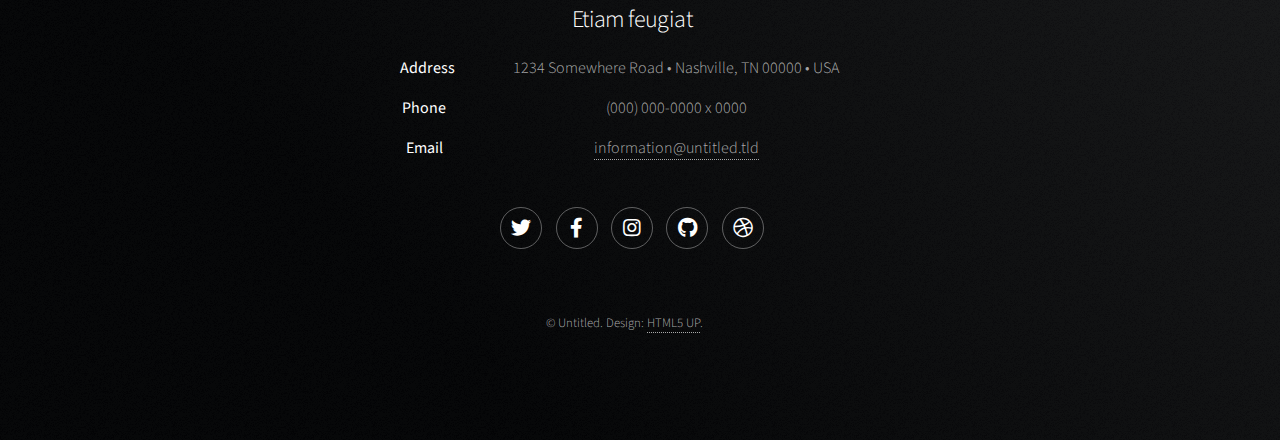
<file: generic.html>
<!DOCTYPE HTML>
<!--
	Stellar by HTML5 UP
	html5up.net | @ajlkn
	Free for personal and commercial use under the CCA 3.0 license (html5up.net/license)
-->
<html>
	<head>
		<title>Generic - Stellar by HTML5 UP</title>
		<meta charset="utf-8" />
		<meta name="viewport" content="width=device-width, initial-scale=1, user-scalable=no" />
		<link rel="stylesheet" href="assets/css/main.css" />
		<noscript><link rel="stylesheet" href="assets/css/noscript.css" /></noscript>
	</head>
	<body class="is-preload">

		<!-- Wrapper -->
			<div id="wrapper">

				<!-- Header -->
					<header id="header">
						<h1>Generic</h1>
						<p>Ipsum dolor sit amet nullam</p>
					</header>

				<!-- Main -->
					<div id="main">

						<!-- Content -->
							<section id="content" class="main">
								<span class="image main"><img src="images/pic04.jpg" alt="" /></span>
								<h2>Magna feugiat lorem</h2>
								<p>Donec eget ex magna. Interdum et malesuada fames ac ante ipsum primis in faucibus. Pellentesque venenatis dolor imperdiet dolor mattis sagittis. Praesent rutrum sem diam, vitae egestas enim auctor sit amet. Pellentesque leo mauris, consectetur id ipsum sit amet, fergiat. Pellentesque in mi eu massa lacinia malesuada et a elit. Donec urna ex, lacinia in purus ac, pretium pulvinar mauris. Curabitur sapien risus, commodo eget turpis at, elementum convallis fames ac ante ipsum primis in faucibus.</p>
								<p>Pellentesque venenatis dolor imperdiet dolor mattis sagittis. Praesent rutrum sem diam, vitae egestas enim auctor sit amet. Consequat leo mauris, consectetur id ipsum sit amet, fersapien risus, commodo eget turpis at, elementum convallis elit enim turpis lorem ipsum dolor sit amet feugiat. Phasellus convallis elit id ullamcorper pulvinar. Duis aliquam turpis mauris, eu ultricies erat malesuada quis. Aliquam dapibus, lacus eget hendrerit bibendum, urna est aliquam sem, sit amet est velit quis lorem.</p>
								<h2>Tempus veroeros</h2>
								<p>Cep risus aliquam gravida cep ut lacus amet. Adipiscing faucibus nunc placerat. Tempus adipiscing turpis non blandit accumsan eget lacinia nunc integer interdum amet aliquam ut orci non col ut ut praesent. Semper amet interdum mi. Phasellus enim laoreet ac ac commodo faucibus faucibus. Curae ante vestibulum ante. Blandit. Ante accumsan nisi eu placerat gravida placerat adipiscing in risus fusce vitae ac mi accumsan nunc in accumsan tempor blandit aliquet aliquet lobortis. Ultricies blandit lobortis praesent turpis. Adipiscing accumsan adipiscing adipiscing ac lacinia cep. Orci blandit a iaculis adipiscing ac. Vivamus ornare laoreet odio vis praesent nunc lorem mi. Erat. Tempus sem faucibus ac id. Vis in blandit. Nascetur ultricies blandit ac. Arcu aliquam. Accumsan mi eget adipiscing nulla. Non vestibulum ac interdum condimentum semper commodo massa arcu.</p>
							</section>

					</div>

				<!-- Footer -->
					<footer id="footer">
						<section>
							<h2>Aliquam sed mauris</h2>
							<p>Sed lorem ipsum dolor sit amet et nullam consequat feugiat consequat magna adipiscing tempus etiam dolore veroeros. eget dapibus mauris. Cras aliquet, nisl ut viverra sollicitudin, ligula erat egestas velit, vitae tincidunt odio.</p>
							<ul class="actions">
								<li><a href="#" class="button">Learn More</a></li>
							</ul>
						</section>
						<section>
							<h2>Etiam feugiat</h2>
							<dl class="alt">
								<dt>Address</dt>
								<dd>1234 Somewhere Road &bull; Nashville, TN 00000 &bull; USA</dd>
								<dt>Phone</dt>
								<dd>(000) 000-0000 x 0000</dd>
								<dt>Email</dt>
								<dd><a href="#">information@untitled.tld</a></dd>
							</dl>
							<ul class="icons">
								<li><a href="#" class="icon brands fa-twitter alt"><span class="label">Twitter</span></a></li>
								<li><a href="#" class="icon brands fa-facebook-f alt"><span class="label">Facebook</span></a></li>
								<li><a href="#" class="icon brands fa-instagram alt"><span class="label">Instagram</span></a></li>
								<li><a href="#" class="icon brands fa-github alt"><span class="label">GitHub</span></a></li>
								<li><a href="#" class="icon brands fa-dribbble alt"><span class="label">Dribbble</span></a></li>
							</ul>
						</section>
						<p class="copyright">&copy; Untitled. Design: <a href="https://html5up.net">HTML5 UP</a>.</p>
					</footer>

			</div>

		<!-- Scripts -->
			<script src="assets/js/jquery.min.js"></script>
			<script src="assets/js/jquery.scrollex.min.js"></script>
			<script src="assets/js/jquery.scrolly.min.js"></script>
			<script src="assets/js/browser.min.js"></script>
			<script src="assets/js/breakpoints.min.js"></script>
			<script src="assets/js/util.js"></script>
			<script src="assets/js/main.js"></script>

	</body>
</html>
</file>
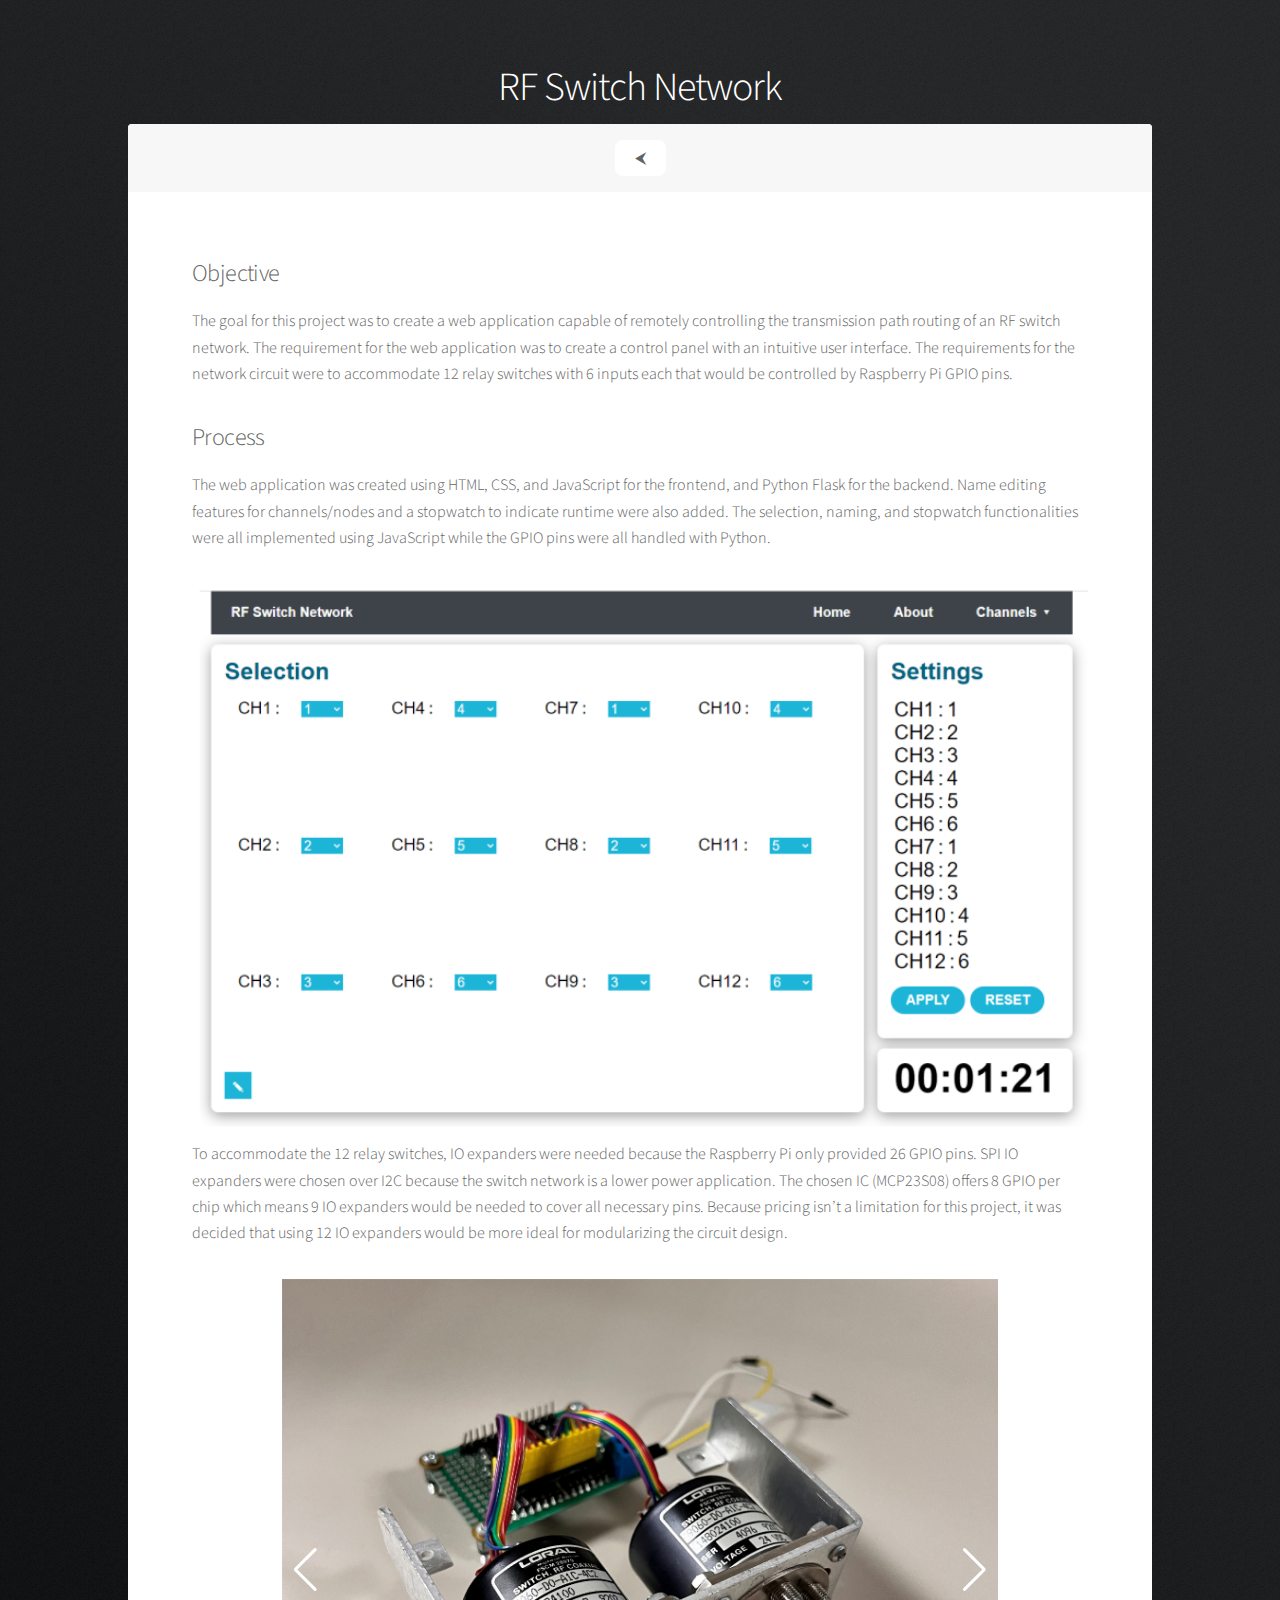
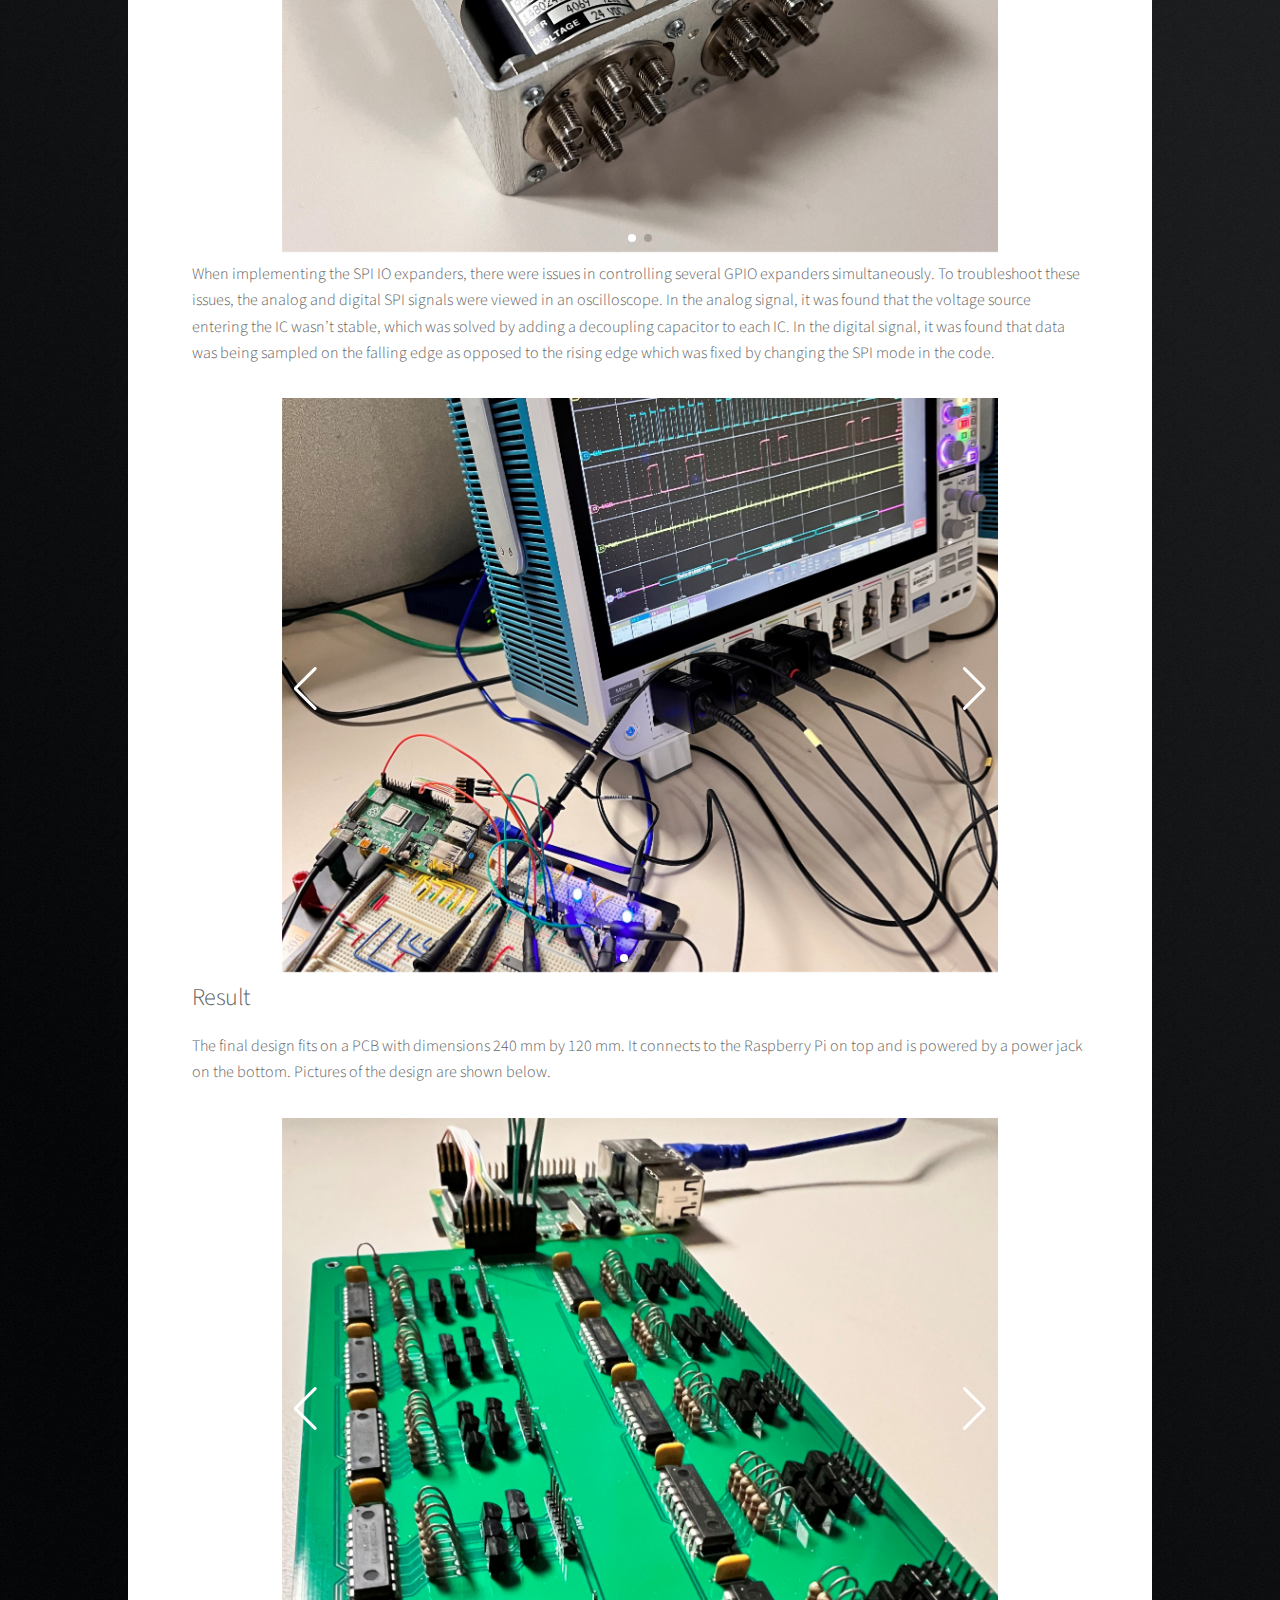
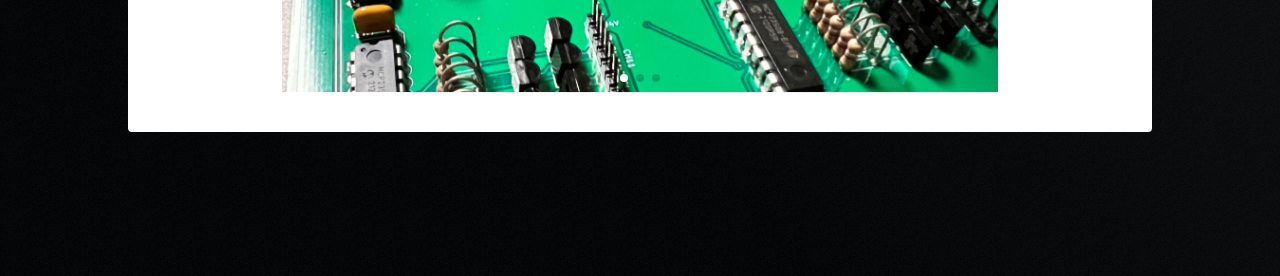
<file: project1.html>
<!DOCTYPE HTML>
<!--
	Stellar by HTML5 UP
	html5up.net | @ajlkn
	Free for personal and commercial use under the CCA 3.0 license (html5up.net/license)
-->
<html>
	<head>
		<title>RF Switch Network</title>
		<meta charset="utf-8" />
		<meta name="viewport" content="width=device-width, initial-scale=1, user-scalable=no" />
		<link rel="stylesheet" href="assets/css/main.css" />
		<noscript><link rel="stylesheet" href="assets/css/noscript.css" /></noscript>
		<link rel="stylesheet" href="https://cdn.jsdelivr.net/npm/swiper@8/swiper-bundle.min.css"/>
	</head>
	<body class="is-preload">

		<!-- Wrapper -->
			<div id="wrapper">

				<!-- Header -->
					<header id="header">
						<h1>RF Switch Network</h1>
					</header>

				<!-- Nav -->
                <nav id="nav">
                    <ul>
                        <li><a href="index.html" class="active">&#11164;</a></li>
                    </ul>
                </nav>

				<!-- Main -->
					<div id="main">

						<!-- Content -->
							<section id="content" class="main">
								<h2>Objective</h2>
								<p>The goal for this project was to create a web application capable of remotely controlling the transmission path routing of an RF switch network. The requirement for the web application was to create a control panel with an intuitive user interface. The requirements for the network circuit were to accommodate 12 relay switches with 6 inputs each that would be controlled by Raspberry Pi GPIO pins.</p>
								<h2>Process</h2>
								<p>The web application was created using HTML, CSS, and JavaScript for the frontend, and Python Flask for  the backend. Name editing features for channels/nodes and a stopwatch to indicate runtime were also added. The selection, naming, and stopwatch functionalities  were all implemented using JavaScript while the GPIO pins were all handled with Python.</p>

								<div class="swiper-slide"><img src="images/project1.1.1.png"></div>

								<p>To accommodate the 12 relay switches, IO expanders were needed because the Raspberry Pi only provided 26 GPIO pins. SPI IO expanders were chosen over I2C because the switch network is a  lower power application. The chosen IC (MCP23S08) offers 8 GPIO per chip which means 9 IO expanders  would be needed to cover all necessary pins. Because pricing isn’t a limitation for this project, it was decided that using 12 IO expanders would be more ideal for modularizing the circuit design.  </p>
								<div class="containter">
									<!-- Slider main container -->
									<div class="swiper">
										<!-- Additional required wrapper -->
										<div class="swiper-wrapper">
										<!-- Slides -->
										<div class="swiper-slide"><img src="images/project1.2.1.jpg"></div>
										<div class="swiper-slide"><img src="images/project1.2.2.jpg"></div>
										</div>
										<!-- If we need pagination -->
										<div class="swiper-pagination"></div>
									
										<!-- If we need navigation buttons -->
										<div class="swiper-button-prev"></div>
										<div class="swiper-button-next"></div>
									</div>
								</div>
								
								<p>When implementing the SPI IO expanders, there were issues in controlling several GPIO expanders simultaneously. To troubleshoot these issues, the analog and digital SPI signals were viewed in an oscilloscope. In the analog signal, it was found that the voltage source entering the IC wasn’t stable, which was solved by adding a decoupling capacitor to each IC. In the digital signal, it was found that data was being sampled on the falling edge as opposed to the rising edge which was fixed by changing the SPI mode in the code.</p>
								
								<div class="containter">
									<!-- Slider main container -->
									<div class="swiper">
										<!-- Additional required wrapper -->
										<div class="swiper-wrapper">
										<!-- Slides -->
										<div class="swiper-slide"><img src="images/project1.3.1.jpg"></div>
										<div class="swiper-slide"><img src="images/project1.3.2.jpg"></div>
										<div class="swiper-slide"><img src="images/project1.3.3.jpg"></div>
										</div>
										<!-- If we need pagination -->
										<div class="swiper-pagination"></div>
									
										<!-- If we need navigation buttons -->
										<div class="swiper-button-prev"></div>
										<div class="swiper-button-next"></div>
									</div>
								</div>
								
								<h2>Result</h2>
								<p>The final design fits on a PCB with dimensions 240 mm by 120 mm. It connects to the Raspberry Pi on top and is powered by a power jack on the bottom. Pictures of the design are shown below.</p>
								<div class="containter">
									<!-- Slider main container -->
									<div class="swiper">
										<!-- Additional required wrapper -->
										<div class="swiper-wrapper">
										<!-- Slides -->
										<div class="swiper-slide"><img src="images/project1.4.1.jpg"></div>
										<div class="swiper-slide"><img src="images/project1.4.2.jpg"></div>
										<div class="swiper-slide"><img src="images/project1.4.3.jpg"></div>
										</div>
										<!-- If we need pagination -->
										<div class="swiper-pagination"></div>
									
										<!-- If we need navigation buttons -->
										<div class="swiper-button-prev"></div>
										<div class="swiper-button-next"></div>
									</div>
								</div>
							</section>

					</div>

				<!-- Footer -->
				<footer id="footer">
					<!--
					<div class="contact">
						<form onsubmit="sendEmail(); reset(); return false">
							<h1>Contact</h1>
							<input type="text" id="name" placeholder="Name" required>
							<input type="email" id="email" placeholder="Email" required>
							<input type="text" id="subject" placeholder="Subject" required>
							<textarea id="message" rows="4" placeholder="Message"></textarea>
							<button type="submit">Send</button>
						</form>
					</div>
					-->
					<!--<section>
						<h2>Contact Information</h2>
						<dl class="alt">
							<dt>Phone</dt>
							<dd>(971) 227-6110</dd>
							<dt>Email</dt>
							<dd>leeray@oregonstate.edu</dd>
						</dl>
						<ul class="icons">
							<li><a href="https://github.com/LaymondRee" class="icon brands fa-github alt"><span class="label">GitHub</span></a></li>
							<li><a href="https://www.linkedin.com/in/raymondlee0214/" class="icon brands fa-linkedin alt"><span class="label">LinkedIn</span></a></li>
						</ul>
					</section>-->
				</footer>

			</div>

		<!-- Scripts -->
			<script src="assets/js/jquery.min.js"></script>
			<script src="assets/js/jquery.scrollex.min.js"></script>
			<script src="assets/js/jquery.scrolly.min.js"></script>
			<script src="assets/js/browser.min.js"></script>
			<script src="assets/js/breakpoints.min.js"></script>
			<script src="assets/js/util.js"></script>
			<script src="assets/js/main.js"></script>
			<script src="https://cdn.jsdelivr.net/npm/swiper@8/swiper-bundle.min.js"></script>
			<script>
				const swiper = new Swiper('.swiper', {
				loop: true,

				pagination: {
					el: '.swiper-pagination	',
					clickable: true,
				},

				navigation: {
					nextEl: '.swiper-button-next',
					prevEl: '.swiper-button-prev',
				},
				});
			</script>
	</body>
</html>
</file>
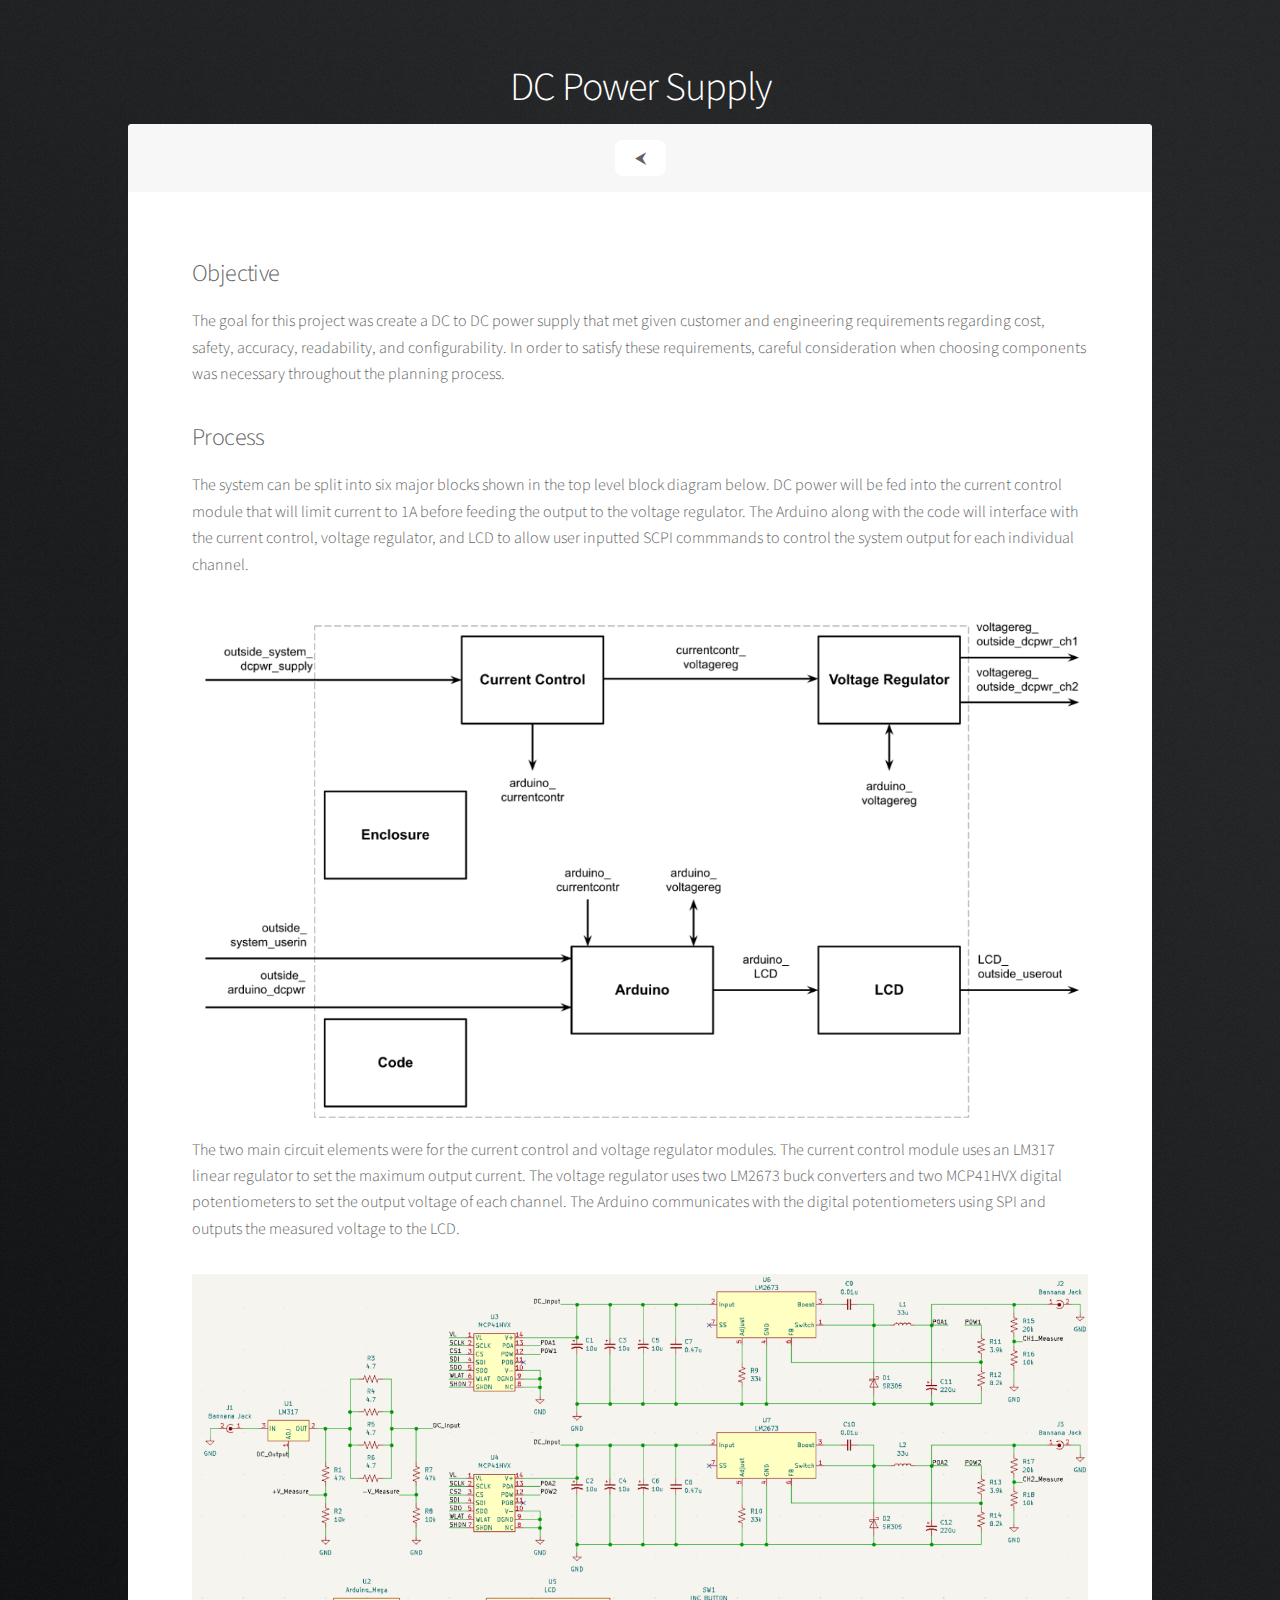
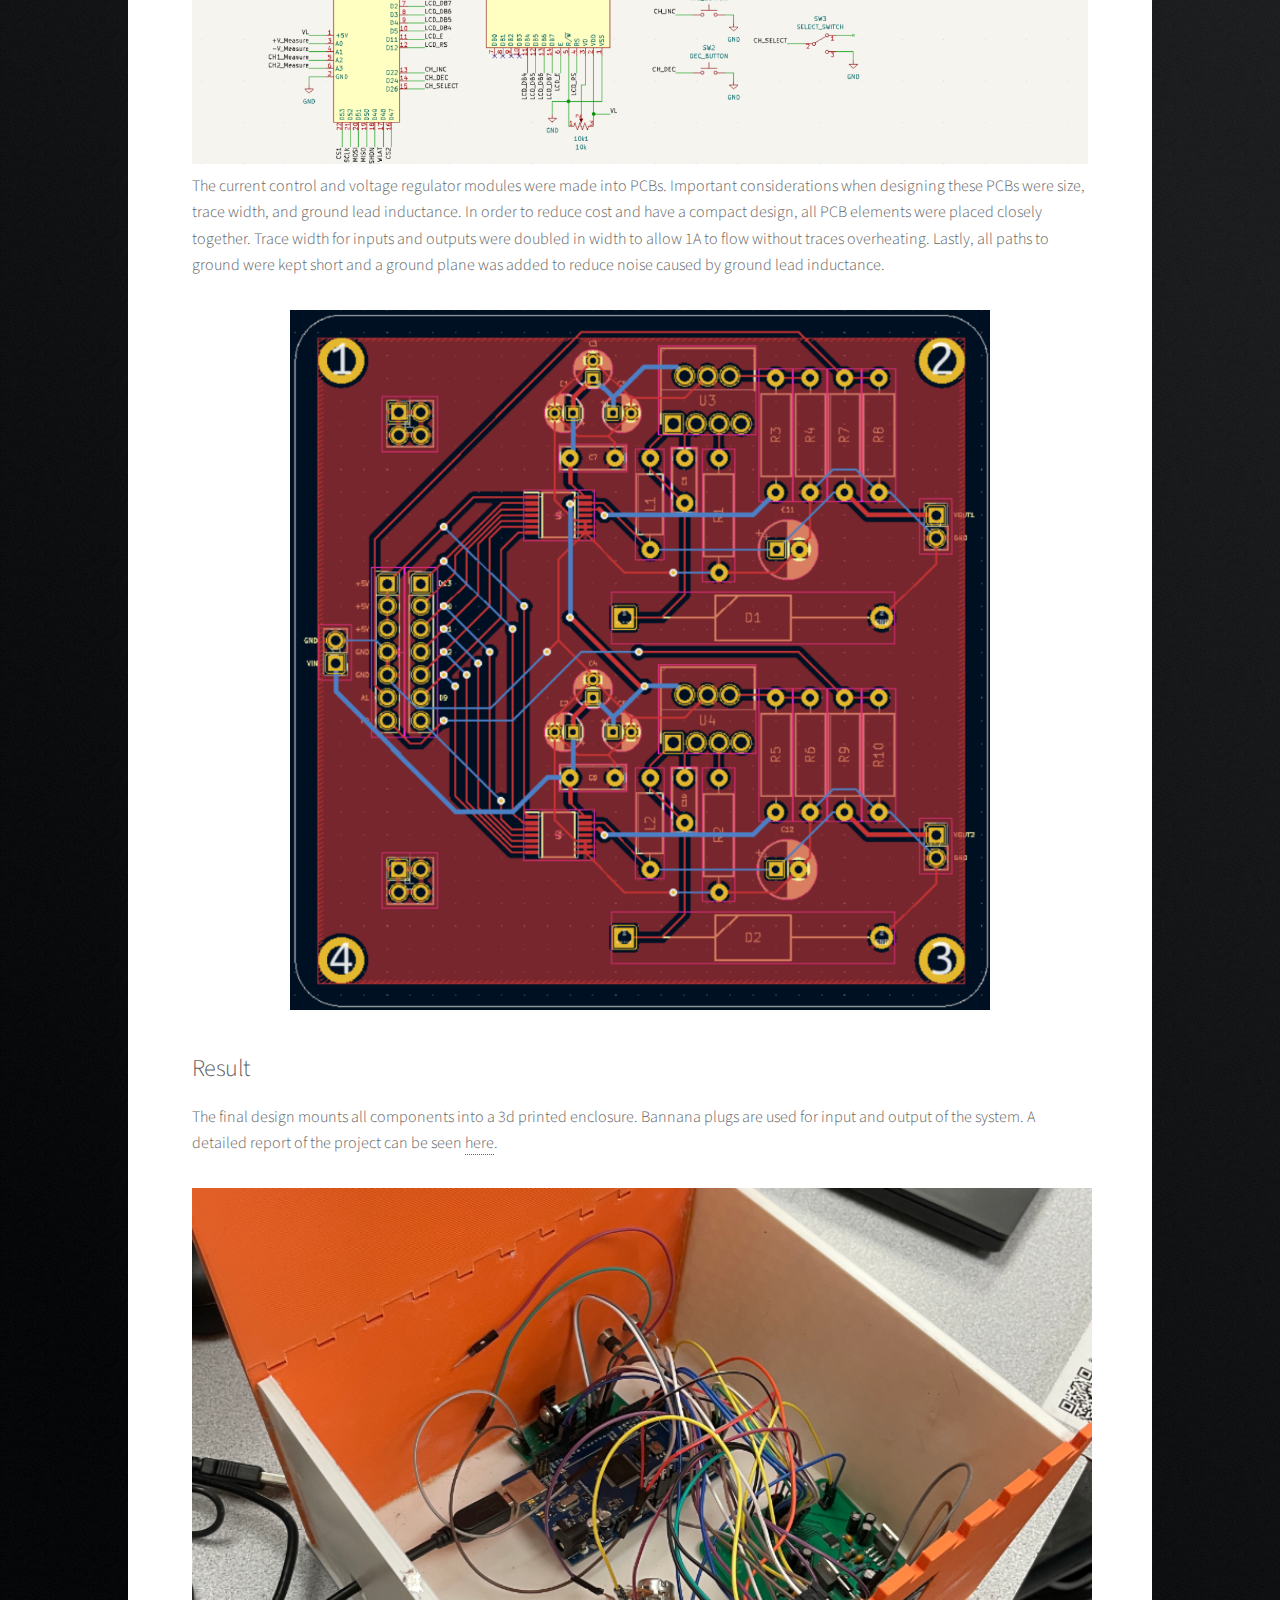
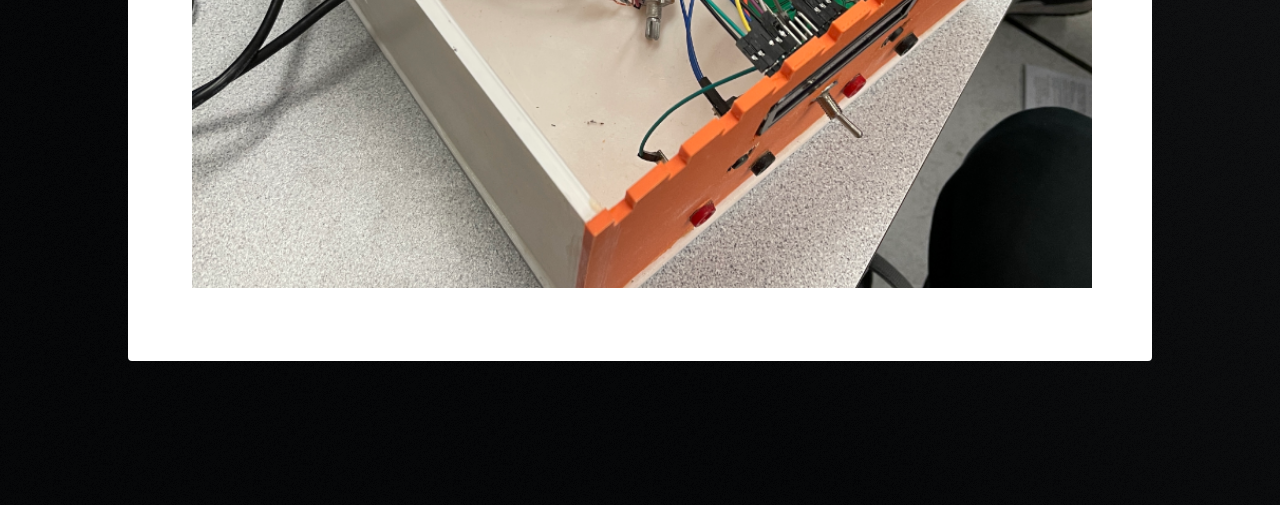
<file: project2.html>
<!DOCTYPE HTML>
<!--
	Stellar by HTML5 UP
	html5up.net | @ajlkn
	Free for personal and commercial use under the CCA 3.0 license (html5up.net/license)
-->
<html>
	<head>
		<title>DC Power Supply</title>
		<meta charset="utf-8" />
		<meta name="viewport" content="width=device-width, initial-scale=1, user-scalable=no" />
		<link rel="stylesheet" href="assets/css/main.css" />
		<noscript><link rel="stylesheet" href="assets/css/noscript.css" /></noscript>
		<link rel="stylesheet" href="https://cdn.jsdelivr.net/npm/swiper@8/swiper-bundle.min.css"/>
	</head>
	<body class="is-preload">

		<!-- Wrapper -->
			<div id="wrapper">

				<!-- Header -->
					<header id="header">
						<h1>DC Power Supply</h1>
					</header>

				<!-- Nav -->
                <nav id="nav">
                    <ul>
                        <li><a href="index.html" class="active">&#11164;</a></li>
                    </ul>
                </nav>

				<!-- Main -->
					<div id="main">

						<!-- Content -->
							<section id="content" class="main">
								<h2>Objective</h2>
								<p>The goal for this project was create a DC to DC power supply that met given customer and engineering requirements regarding cost, safety, accuracy, readability, and configurability. In order to satisfy these requirements, careful consideration when choosing components was necessary throughout the planning process.</p>
								<h2>Process</h2>
								<p>The system can be split into six major blocks shown in the top level block diagram below. DC power will be fed into the current control module that will limit current to 1A before feeding the output to the voltage regulator. The Arduino along with the code will interface with the current control, voltage regulator, and LCD to allow user inputted SCPI commmands to control the system output for each individual channel.</p>

								<div class="swiper-slide"><img src="images/project4.1.png"></div>

								<p>The two main circuit elements were for the current control and voltage regulator modules. The current control module uses an LM317 linear regulator to set the maximum output current. The voltage regulator uses two LM2673 buck converters and two MCP41HVX digital potentiometers to set the output voltage of each channel. The Arduino communicates with the digital potentiometers using SPI and outputs the measured voltage to the LCD.</p>
								
								<div class="swiper-slide"><img src="images/project4.2.1.png"></div>

								<p>The current control and voltage regulator modules were made into PCBs. Important considerations when designing these PCBs were size, trace width, and ground lead inductance. In order to reduce cost and have a compact design, all PCB elements were placed closely together. Trace width for inputs and outputs were doubled in width to allow 1A to flow without traces overheating. Lastly, all paths to ground were kept short and a ground plane was added to reduce noise caused by ground lead inductance.</p>
								
								<div class="swiper-slide"><p style="text-align:center;"><img src="images/project4.2.2.png" style="width:700px;height:700px;"></p></div>
								
								<h2>Result</h2>
								<p>The final design mounts all components into a 3d printed enclosure. Bannana plugs are used for input and output of the system. A detailed report of the project can be seen <a href="images/ECE 342 System Verification.pdf" target="_blank">here</a>.</p>
								<div class="swiper-slide"><p style="text-align:center;"><img src="images/project4.3.png" style="width:900px;height:700px;"></p></div>

							</section>

					</div>

				<!-- Footer -->
				<footer id="footer">
					<!--
					<div class="contact">
						<form onsubmit="sendEmail(); reset(); return false">
							<h1>Contact</h1>
							<input type="text" id="name" placeholder="Name" required>
							<input type="email" id="email" placeholder="Email" required>
							<input type="text" id="subject" placeholder="Subject" required>
							<textarea id="message" rows="4" placeholder="Message"></textarea>
							<button type="submit">Send</button>
						</form>
					</div>
					-->
					<!--<section>
						<h2>Contact Information</h2>
						<dl class="alt">
							<dt>Phone</dt>
							<dd>(971) 227-6110</dd>
							<dt>Email</dt>
							<dd>leeray@oregonstate.edu</dd>
						</dl>
						<ul class="icons">
							<li><a href="https://github.com/LaymondRee" class="icon brands fa-github alt"><span class="label">GitHub</span></a></li>
							<li><a href="https://www.linkedin.com/in/raymondlee0214/" class="icon brands fa-linkedin alt"><span class="label">LinkedIn</span></a></li>
						</ul>
					</section>-->
				</footer>

			</div>

		<!-- Scripts -->
			<script src="assets/js/jquery.min.js"></script>
			<script src="assets/js/jquery.scrollex.min.js"></script>
			<script src="assets/js/jquery.scrolly.min.js"></script>
			<script src="assets/js/browser.min.js"></script>
			<script src="assets/js/breakpoints.min.js"></script>
			<script src="assets/js/util.js"></script>
			<script src="assets/js/main.js"></script>
			<script src="https://cdn.jsdelivr.net/npm/swiper@8/swiper-bundle.min.js"></script>
			<script>
				const swiper = new Swiper('.swiper', {
				loop: true,

				pagination: {
					el: '.swiper-pagination	',
					clickable: true,
				},

				navigation: {
					nextEl: '.swiper-button-next',
					prevEl: '.swiper-button-prev',
				},
				});
			</script>
	</body>
</html>
</file>
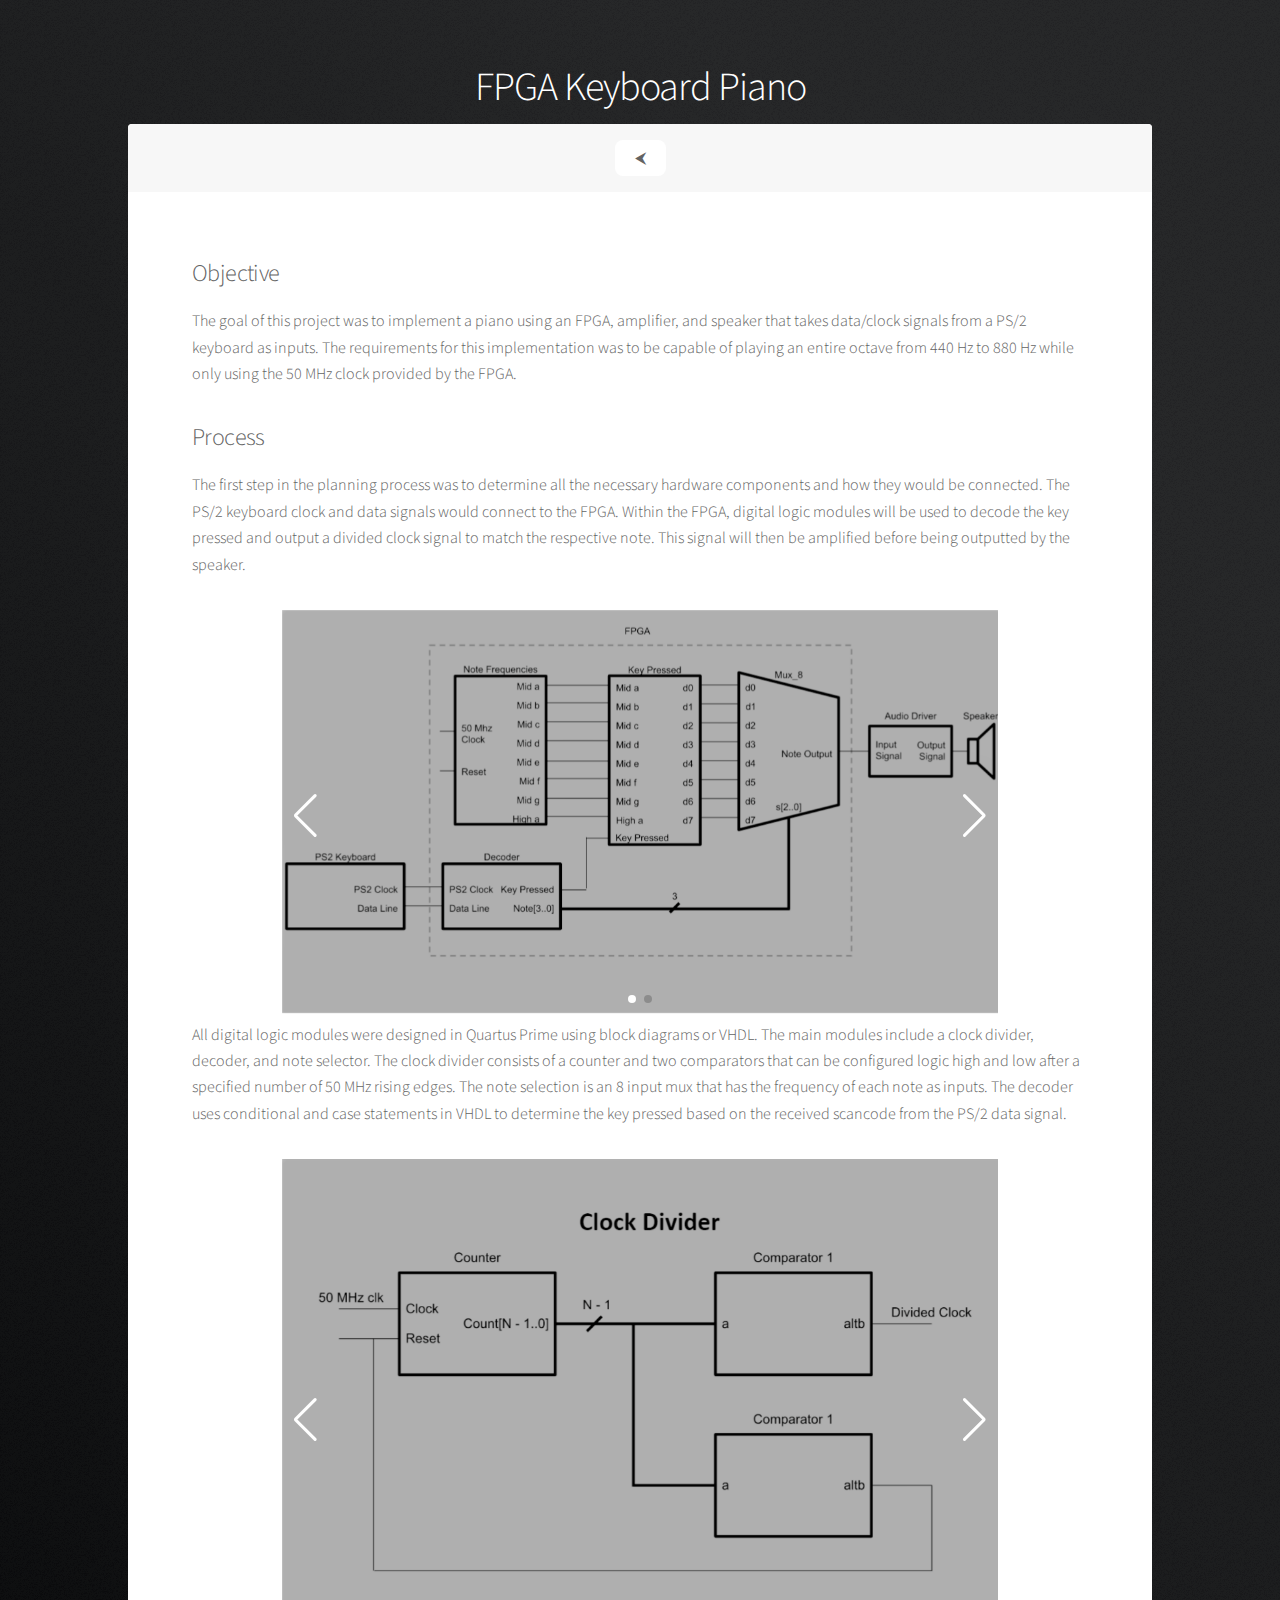
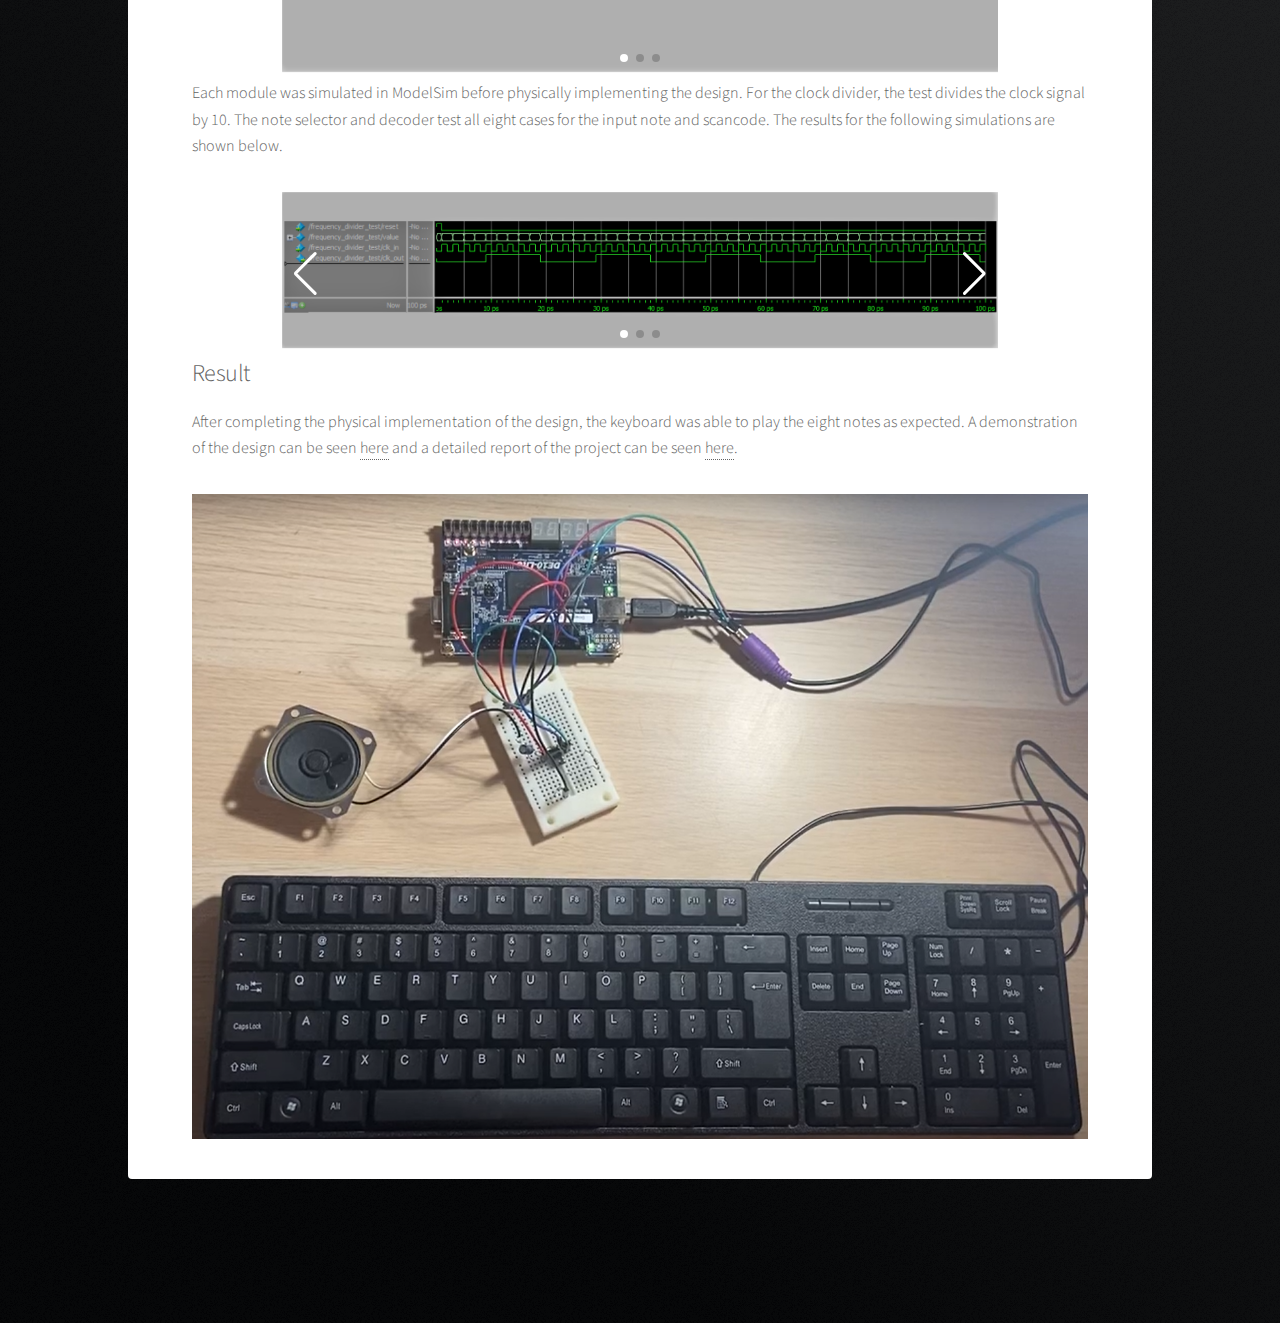
<file: project3.html>
<!DOCTYPE HTML>
<!--
	Stellar by HTML5 UP
	html5up.net | @ajlkn
	Free for personal and commercial use under the CCA 3.0 license (html5up.net/license)
-->
<html>
	<head>
		<title>FPGA Keyboard Piano</title>
		<meta charset="utf-8" />
		<meta name="viewport" content="width=device-width, initial-scale=1, user-scalable=no" />
		<link rel="stylesheet" href="assets/css/main.css" />
		<noscript><link rel="stylesheet" href="assets/css/noscript.css" /></noscript>
		<link rel="stylesheet" href="https://cdn.jsdelivr.net/npm/swiper@8/swiper-bundle.min.css"/>
	</head>
	<body class="is-preload">

		<!-- Wrapper -->
			<div id="wrapper">

				<!-- Header -->
					<header id="header">
						<h1>FPGA Keyboard Piano</h1>
					</header>

				<!-- Nav -->
                <nav id="nav">
                    <ul>
                        <li><a href="index.html" class="active">&#11164;</a></li>
                    </ul>
                </nav>

				<!-- Main -->
					<div id="main">

						<!-- Content -->
							<section id="content" class="main">
								<h2>Objective</h2>
								<p>The goal of this project was to implement a piano using an FPGA, amplifier, and speaker that takes data/clock signals from a PS/2 keyboard as inputs. The requirements for this implementation was to be capable of playing an entire octave from 440 Hz to 880 Hz while only using the 50 MHz clock provided by the FPGA.</p>
								<h2>Process</h2>
								<p>The first step in the planning process was to determine all the necessary hardware components and how they would be connected. The PS/2 keyboard clock and data signals would connect to the FPGA. Within the FPGA, digital logic modules will be used to decode the key pressed and output a divided clock signal to match the respective note. This signal will then be amplified before being outputted by the speaker.</p>

								<div class="containter">
									<!-- Slider main container -->
									<div class="swiper">
										<!-- Additional required wrapper -->
										<div class="swiper-wrapper">
										<!-- Slides -->
										<div class="swiper-slide"><img src="images/project3.1.1.png"></div>
										<div class="swiper-slide"><img src="images/project3.1.2.png"></div>

										</div>
										<!-- If we need pagination -->
										<div class="swiper-pagination"></div>
									
										<!-- If we need navigation buttons -->
										<div class="swiper-button-prev"></div>
										<div class="swiper-button-next"></div>
									</div>
								</div>

								<p>All digital logic modules were designed in Quartus Prime using block diagrams or VHDL. The main modules include a clock divider, decoder, and note selector. The clock divider consists of a counter and two comparators that can be configured logic high and low after a specified number of 50 MHz rising edges. The note selection is an 8 input mux that has the frequency of each note as inputs. The decoder uses conditional and case statements in VHDL to determine the key pressed based on the received scancode from the PS/2 data signal.</p>
								<div class="containter">
									<!-- Slider main container -->
									<div class="swiper">
										<!-- Additional required wrapper -->
										<div class="swiper-wrapper">
										<!-- Slides -->
										<div class="swiper-slide"><img src="images/project3.2.1.png"></div>
										<div class="swiper-slide"><img src="images/project3.2.2.png"></div>
										<div class="swiper-slide"><img src="images/project3.2.3.png"></div>
										</div>
										<!-- If we need pagination -->
										<div class="swiper-pagination"></div>
									
										<!-- If we need navigation buttons -->
										<div class="swiper-button-prev"></div>
										<div class="swiper-button-next"></div>
									</div>
								</div>
								
								<p>Each module was simulated in ModelSim before physically implementing the design. For the clock divider, the test divides the clock signal by 10. The note selector and decoder test all eight cases for the input note and scancode. The results for the following simulations are shown below.</p>
								
								<div class="containter">
									<!-- Slider main container -->
									<div class="swiper">
										<!-- Additional required wrapper -->
										<div class="swiper-wrapper">
										<!-- Slides -->
										<div class="swiper-slide"><img src="images/project3.3.1.png"></div>
										<div class="swiper-slide"><img src="images/project3.3.2.png"></div>
										<div class="swiper-slide"><img src="images/project3.3.3.png"></div>
										</div>
										<!-- If we need pagination -->
										<div class="swiper-pagination"></div>
									
										<!-- If we need navigation buttons -->
										<div class="swiper-button-prev"></div>
										<div class="swiper-button-next"></div>
									</div>
								</div>
								
								<h2>Result</h2>
								<p>After completing the physical implementation of the design, the keyboard was able to play the eight notes as expected. A demonstration of the design can be seen <a href="https://www.youtube.com/watch?v=_DiC5BU7cK4&ab_channel=HughHazim" target="_blank">here</a> and a detailed report of the project can be seen <a href="images/271 Final Project Report Draft.pdf" target="_blank">here</a>.</p>

								<div class="swiper-slide"><img src="images/project3.4.1.png"></div>

							</section>

					</div>

				<!-- Footer -->
				<footer id="footer">
					<!--
					<div class="contact">
						<form onsubmit="sendEmail(); reset(); return false">
							<h1>Contact</h1>
							<input type="text" id="name" placeholder="Name" required>
							<input type="email" id="email" placeholder="Email" required>
							<input type="text" id="subject" placeholder="Subject" required>
							<textarea id="message" rows="4" placeholder="Message"></textarea>
							<button type="submit">Send</button>
						</form>
					</div>
					-->
					<!--<section>
						<h2>Contact Information</h2>
						<dl class="alt">
							<dt>Phone</dt>
							<dd>(971) 227-6110</dd>
							<dt>Email</dt>
							<dd>leeray@oregonstate.edu</dd>
						</dl>
						<ul class="icons">
							<li><a href="https://github.com/LaymondRee" class="icon brands fa-github alt"><span class="label">GitHub</span></a></li>
							<li><a href="https://www.linkedin.com/in/raymondlee0214/" class="icon brands fa-linkedin alt"><span class="label">LinkedIn</span></a></li>
						</ul>
					</section>-->
				</footer>

			</div>

		<!-- Scripts -->
			<script src="assets/js/jquery.min.js"></script>
			<script src="assets/js/jquery.scrollex.min.js"></script>
			<script src="assets/js/jquery.scrolly.min.js"></script>
			<script src="assets/js/browser.min.js"></script>
			<script src="assets/js/breakpoints.min.js"></script>
			<script src="assets/js/util.js"></script>
			<script src="assets/js/main.js"></script>
			<script src="https://cdn.jsdelivr.net/npm/swiper@8/swiper-bundle.min.js"></script>
			<script>
				const swiper = new Swiper('.swiper', {
				loop: true,

				pagination: {
					el: '.swiper-pagination	',
					clickable: true,
				},

				navigation: {
					nextEl: '.swiper-button-next',
					prevEl: '.swiper-button-prev',
				},
				});
			</script>
	</body>
</html>
</file>
<file: assets/css/noscript.css>
/*
	Stellar by HTML5 UP
	html5up.net | @ajlkn
	Free for personal and commercial use under the CCA 3.0 license (html5up.net/license)
*/

/* Header */

	body.is-preload #header.alt > * {
		opacity: 1;
	}

	body.is-preload #header.alt .logo {
		-moz-transform: none;
		-webkit-transform: none;
		-ms-transform: none;
		transform: none;
	}
</file>
<file: assets/css/main.css>
@import url(fontawesome-all.min.css);
@import 'https://fonts.googleapis.com/css?family=Source+Sans+Pro:300,400';

/*
	Stellar by HTML5 UP
	html5up.net | @ajlkn
	Free for personal and commercial use under the CCA 3.0 license (html5up.net/license)
*/

html, body, div, span, applet, object,
iframe, h1, h2, h3, h4, h5, h6, p, blockquote,
pre, a, abbr, acronym, address, big, cite,
code, del, dfn, em, img, ins, kbd, q, s, samp,
small, strike, strong, sub, sup, tt, var, b,
u, i, center, dl, dt, dd, ol, ul, li, fieldset,
form, label, legend, table, caption, tbody,
tfoot, thead, tr, th, td, article, aside,
canvas, details, embed, figure, figcaption,
footer, header, hgroup, menu, nav, output, ruby,
section, summary, time, mark, audio, video {
	margin: 0;
	padding: 0;
	border: 0;
	font-size: 100%;
	font: inherit;
	vertical-align: baseline;}

article, aside, details, figcaption, figure,
footer, header, hgroup, menu, nav, section {
	display: block;}

body {
	line-height: 1;
}

ol, ul {
	list-style: none;
}

blockquote, q {
	quotes: none;
}

	blockquote:before, blockquote:after, q:before, q:after {
		content: '';
		content: none;
	}

table {
	border-collapse: collapse;
	border-spacing: 0;
}

body {
	-webkit-text-size-adjust: none;
}

mark {
	background-color: transparent;
	color: inherit;
}

input::-moz-focus-inner {
	border: 0;
	padding: 0;
}

input, select, textarea {
	-moz-appearance: none;
	-webkit-appearance: none;
	-ms-appearance: none;
	appearance: none;
}
.contatiner {
	width: 100%;
	height: 100vh;
	background: #222;	
	display: flex;
	align-items: center;
	justify-content: center;
}
.swiper {
	width: 80%;
	height: fit-content;
}
.swiper-slide img {
	width: 100%;
}
.swiper .swiper-button-prev, .swiper .swiper-button-next{
	color: #fff;
}
.swiper .swiper-pagination-bullet-active{
	background: #fff;
}
.contact{
	width: 100%;
	justify-content: center;
}
form input, form textarea {
	margin: 10px 0;
}
/* Basic */

	@-ms-viewport {
		width: device-width;
	}

	body {
		-ms-overflow-style: scrollbar;
	}

	@media screen and (max-width: 480px) {

		html, body {
			min-width: 320px;
		}

	}

	html {
		box-sizing: border-box;
	}

	*, *:before, *:after {
		box-sizing: inherit;
	}

	body {
		/*background-color: #935d8c;
		background-image: url("images/overlay.png"), -moz-linear-gradient(45deg, #e37682 15%, #5f4d93 85%);
		background-image: url("images/overlay.png"), -webkit-linear-gradient(45deg, #e37682 15%, #5f4d93 85%);
		background-image: url("images/overlay.png"), -ms-linear-gradient(45deg, #e37682 15%, #5f4d93 85%);
		background-image: url("images/overlay.png"), linear-gradient(45deg, #e37682 15%, #5f4d93 85%);
		*/

		background-color: #fff;
		background-image: url("images/overlay.png"), -moz-linear-gradient(45deg, #000000 15%, #222222 85%);
		background-image: url("images/overlay.png"), -webkit-linear-gradient(45deg, #000000 15%, #222222 85%);
		background-image: url("images/overlay.png"), -ms-linear-gradient(45deg, #000000 15%, #222222 85%);
		background-image: url("images/overlay.png"), linear-gradient(45deg, #000000 15%, #222222 85%);

	}

		body.is-preload *, body.is-preload *:before, body.is-preload *:after {
			-moz-animation: none !important;
			-webkit-animation: none !important;
			-ms-animation: none !important;
			animation: none !important;
			-moz-transition: none !important;
			-webkit-transition: none !important;
			-ms-transition: none !important;
			transition: none !important;
		}

/* Type */

	body {
		background-color: #935d8c;
		color: rgba(255, 255, 255, 0.65);
	}

	body, input, select, textarea {
		font-family: "Source Sans Pro", Helvetica, sans-serif;
		font-size: 17pt;
		font-weight: 300;
		line-height: 1.65;
	}

		@media screen and (max-width: 1680px) {

			body, input, select, textarea {
				font-size: 14pt;
			}

		}

		@media screen and (max-width: 1280px) {

			body, input, select, textarea {
				font-size: 12pt;
			}

		}

		@media screen and (max-width: 360px) {

			body, input, select, textarea {
				font-size: 11pt;
			}

		}

	a {
		-moz-transition: color 0.2s ease, border-bottom 0.2s ease;
		-webkit-transition: color 0.2s ease, border-bottom 0.2s ease;
		-ms-transition: color 0.2s ease, border-bottom 0.2s ease;
		transition: color 0.2s ease, border-bottom 0.2s ease;
		text-decoration: none;
		border-bottom: dotted 1px;
		color: inherit;
	}

		a:hover {
			border-bottom-color: transparent;
		}

	strong, b {
		font-weight: 400;
	}

	em, i {
		font-style: italic;
	}

	p {
		margin: 0 0 2em 0;
	}

		p.content {
			-moz-columns: 20em 2;
			-webkit-columns: 20em 2;
			-ms-columns: 20em 2;
			columns: 20em 2;
			-moz-column-gap: 2em;
			-webkit-column-gap: 2em;
			-ms-column-gap: 2em;
			column-gap: 2em;
			text-align: justify;
		}

	h1, h2, h3, h4, h5, h6 {
		font-weight: 300;
		line-height: 1.5;
		margin: 0 0 0.7em 0;
		letter-spacing: -0.025em;
	}

		h1 a, h2 a, h3 a, h4 a, h5 a, h6 a {
			color: inherit;
			text-decoration: none;
		}

	h1 {
		font-size: 2.5em;
		line-height: 1.2;
	}

	h2 {
		font-size: 1.5em;
	}

	h3 {
		font-size: 1.25em;
	}

	h4 {
		font-size: 1.1em;
	}

	h5 {
		font-size: 0.9em;
	}

	h6 {
		font-size: 0.7em;
	}

	@media screen and (max-width: 736px) {

		h1 {
			font-size: 2em;
		}

	}

	sub {
		font-size: 0.8em;
		position: relative;
		top: 0.5em;
	}

	sup {
		font-size: 0.8em;
		position: relative;
		top: -0.5em;
	}

	blockquote {
		border-left: solid 4px;
		font-style: italic;
		margin: 0 0 2em 0;
		padding: 0.5em 0 0.5em 2em;
	}

	code {
		border-radius: 8px;
		border: solid 1px;
		font-family: "Courier New", monospace;
		font-size: 0.9em;
		margin: 0 0.25em;
		padding: 0.25em 0.65em;
	}

	pre {
		-webkit-overflow-scrolling: touch;
		font-family: "Courier New", monospace;
		font-size: 0.9em;
		margin: 0 0 2em 0;
	}

		pre code {
			display: block;
			line-height: 1.75;
			padding: 1em 1.5em;
			overflow-x: auto;
		}

	hr {
		border: 0;
		border-bottom: solid 1px;
		margin: 2em 0;
	}

		hr.major {
			margin: 3em 0;
		}

	.align-left {
		text-align: left;
	}

	.align-center {
		text-align: center;
	}

	.align-right {
		text-align: right;
	}

	input, select, textarea {
		color: #ffffff;
	}

	a:hover {
		color: #ffffff;
	}

	strong, b {
		color: #ffffff;
	}

	h1, h2, h3, h4, h5, h6 {
		color: #ffffff;
	}

	blockquote {
		border-left-color: rgba(255, 255, 255, 0.35);
	}

	code {
		background: rgba(255, 255, 255, 0.075);
		border-color: rgba(255, 255, 255, 0.35);
	}

	hr {
		border-bottom-color: rgba(255, 255, 255, 0.35);
	}

/* Row */

	.row {
		display: flex;
		flex-wrap: wrap;
		box-sizing: border-box;
		align-items: stretch;
	}

		.row > * {
			box-sizing: border-box;
		}

		.row.gtr-uniform > * > :last-child {
			margin-bottom: 0;
		}

		.row.aln-left {
			justify-content: flex-start;
		}

		.row.aln-center {
			justify-content: center;
		}

		.row.aln-right {
			justify-content: flex-end;
		}

		.row.aln-top {
			align-items: flex-start;
		}

		.row.aln-middle {
			align-items: center;
		}

		.row.aln-bottom {
			align-items: flex-end;
		}

		.row > .imp {
			order: -1;
		}

		.row > .col-1 {
			width: 8.33333%;
		}

		.row > .off-1 {
			margin-left: 8.33333%;
		}

		.row > .col-2 {
			width: 16.66667%;
		}

		.row > .off-2 {
			margin-left: 16.66667%;
		}

		.row > .col-3 {
			width: 25%;
		}

		.row > .off-3 {
			margin-left: 25%;
		}

		.row > .col-4 {
			width: 33.33333%;
		}

		.row > .off-4 {
			margin-left: 33.33333%;
		}

		.row > .col-5 {
			width: 41.66667%;
		}

		.row > .off-5 {
			margin-left: 41.66667%;
		}

		.row > .col-6 {
			width: 50%;
		}

		.row > .off-6 {
			margin-left: 50%;
		}

		.row > .col-7 {
			width: 58.33333%;
		}

		.row > .off-7 {
			margin-left: 58.33333%;
		}

		.row > .col-8 {
			width: 66.66667%;
		}

		.row > .off-8 {
			margin-left: 66.66667%;
		}

		.row > .col-9 {
			width: 75%;
		}

		.row > .off-9 {
			margin-left: 75%;
		}

		.row > .col-10 {
			width: 83.33333%;
		}

		.row > .off-10 {
			margin-left: 83.33333%;
		}

		.row > .col-11 {
			width: 91.66667%;
		}

		.row > .off-11 {
			margin-left: 91.66667%;
		}

		.row > .col-12 {
			width: 100%;
		}

		.row > .off-12 {
			margin-left: 100%;
		}

		.row.gtr-0 {
			margin-top: 0;
			margin-left: 0em;
		}

			.row.gtr-0 > * {
				padding: 0 0 0 0em;
			}

			.row.gtr-0.gtr-uniform {
				margin-top: 0em;
			}

				.row.gtr-0.gtr-uniform > * {
					padding-top: 0em;
				}

		.row.gtr-25 {
			margin-top: 0;
			margin-left: -0.375em;
		}

			.row.gtr-25 > * {
				padding: 0 0 0 0.375em;
			}

			.row.gtr-25.gtr-uniform {
				margin-top: -0.375em;
			}

				.row.gtr-25.gtr-uniform > * {
					padding-top: 0.375em;
				}

		.row.gtr-50 {
			margin-top: 0;
			margin-left: -0.75em;
		}

			.row.gtr-50 > * {
				padding: 0 0 0 0.75em;
			}

			.row.gtr-50.gtr-uniform {
				margin-top: -0.75em;
			}

				.row.gtr-50.gtr-uniform > * {
					padding-top: 0.75em;
				}

		.row {
			margin-top: 0;
			margin-left: -1.5em;
		}

			.row > * {
				padding: 0 0 0 1.5em;
			}

			.row.gtr-uniform {
				margin-top: -1.5em;
			}

				.row.gtr-uniform > * {
					padding-top: 1.5em;
				}

		.row.gtr-150 {
			margin-top: 0;
			margin-left: -2.25em;
		}

			.row.gtr-150 > * {
				padding: 0 0 0 2.25em;
			}

			.row.gtr-150.gtr-uniform {
				margin-top: -2.25em;
			}

				.row.gtr-150.gtr-uniform > * {
					padding-top: 2.25em;
				}

		.row.gtr-200 {
			margin-top: 0;
			margin-left: -3em;
		}

			.row.gtr-200 > * {
				padding: 0 0 0 3em;
			}

			.row.gtr-200.gtr-uniform {
				margin-top: -3em;
			}

				.row.gtr-200.gtr-uniform > * {
					padding-top: 3em;
				}

		@media screen and (max-width: 1680px) {

			.row {
				display: flex;
				flex-wrap: wrap;
				box-sizing: border-box;
				align-items: stretch;
			}

				.row > * {
					box-sizing: border-box;
				}

				.row.gtr-uniform > * > :last-child {
					margin-bottom: 0;
				}

				.row.aln-left {
					justify-content: flex-start;
				}

				.row.aln-center {
					justify-content: center;
				}

				.row.aln-right {
					justify-content: flex-end;
				}

				.row.aln-top {
					align-items: flex-start;
				}

				.row.aln-middle {
					align-items: center;
				}

				.row.aln-bottom {
					align-items: flex-end;
				}

				.row > .imp-xlarge {
					order: -1;
				}

				.row > .col-1-xlarge {
					width: 8.33333%;
				}

				.row > .off-1-xlarge {
					margin-left: 8.33333%;
				}

				.row > .col-2-xlarge {
					width: 16.66667%;
				}

				.row > .off-2-xlarge {
					margin-left: 16.66667%;
				}

				.row > .col-3-xlarge {
					width: 25%;
				}

				.row > .off-3-xlarge {
					margin-left: 25%;
				}

				.row > .col-4-xlarge {
					width: 33.33333%;
				}

				.row > .off-4-xlarge {
					margin-left: 33.33333%;
				}

				.row > .col-5-xlarge {
					width: 41.66667%;
				}

				.row > .off-5-xlarge {
					margin-left: 41.66667%;
				}

				.row > .col-6-xlarge {
					width: 50%;
				}

				.row > .off-6-xlarge {
					margin-left: 50%;
				}

				.row > .col-7-xlarge {
					width: 58.33333%;
				}

				.row > .off-7-xlarge {
					margin-left: 58.33333%;
				}

				.row > .col-8-xlarge {
					width: 66.66667%;
				}

				.row > .off-8-xlarge {
					margin-left: 66.66667%;
				}

				.row > .col-9-xlarge {
					width: 75%;
				}

				.row > .off-9-xlarge {
					margin-left: 75%;
				}

				.row > .col-10-xlarge {
					width: 83.33333%;
				}

				.row > .off-10-xlarge {
					margin-left: 83.33333%;
				}

				.row > .col-11-xlarge {
					width: 91.66667%;
				}

				.row > .off-11-xlarge {
					margin-left: 91.66667%;
				}

				.row > .col-12-xlarge {
					width: 100%;
				}

				.row > .off-12-xlarge {
					margin-left: 100%;
				}

				.row.gtr-0 {
					margin-top: 0;
					margin-left: 0em;
				}

					.row.gtr-0 > * {
						padding: 0 0 0 0em;
					}

					.row.gtr-0.gtr-uniform {
						margin-top: 0em;
					}

						.row.gtr-0.gtr-uniform > * {
							padding-top: 0em;
						}

				.row.gtr-25 {
					margin-top: 0;
					margin-left: -0.375em;
				}

					.row.gtr-25 > * {
						padding: 0 0 0 0.375em;
					}

					.row.gtr-25.gtr-uniform {
						margin-top: -0.375em;
					}

						.row.gtr-25.gtr-uniform > * {
							padding-top: 0.375em;
						}

				.row.gtr-50 {
					margin-top: 0;
					margin-left: -0.75em;
				}

					.row.gtr-50 > * {
						padding: 0 0 0 0.75em;
					}

					.row.gtr-50.gtr-uniform {
						margin-top: -0.75em;
					}

						.row.gtr-50.gtr-uniform > * {
							padding-top: 0.75em;
						}

				.row {
					margin-top: 0;
					margin-left: -1.5em;
				}

					.row > * {
						padding: 0 0 0 1.5em;
					}

					.row.gtr-uniform {
						margin-top: -1.5em;
					}

						.row.gtr-uniform > * {
							padding-top: 1.5em;
						}

				.row.gtr-150 {
					margin-top: 0;
					margin-left: -2.25em;
				}

					.row.gtr-150 > * {
						padding: 0 0 0 2.25em;
					}

					.row.gtr-150.gtr-uniform {
						margin-top: -2.25em;
					}

						.row.gtr-150.gtr-uniform > * {
							padding-top: 2.25em;
						}

				.row.gtr-200 {
					margin-top: 0;
					margin-left: -3em;
				}

					.row.gtr-200 > * {
						padding: 0 0 0 3em;
					}

					.row.gtr-200.gtr-uniform {
						margin-top: -3em;
					}

						.row.gtr-200.gtr-uniform > * {
							padding-top: 3em;
						}

		}

		@media screen and (max-width: 1280px) {

			.row {
				display: flex;
				flex-wrap: wrap;
				box-sizing: border-box;
				align-items: stretch;
			}

				.row > * {
					box-sizing: border-box;
				}

				.row.gtr-uniform > * > :last-child {
					margin-bottom: 0;
				}

				.row.aln-left {
					justify-content: flex-start;
				}

				.row.aln-center {
					justify-content: center;
				}

				.row.aln-right {
					justify-content: flex-end;
				}

				.row.aln-top {
					align-items: flex-start;
				}

				.row.aln-middle {
					align-items: center;
				}

				.row.aln-bottom {
					align-items: flex-end;
				}

				.row > .imp-large {
					order: -1;
				}

				.row > .col-1-large {
					width: 8.33333%;
				}

				.row > .off-1-large {
					margin-left: 8.33333%;
				}

				.row > .col-2-large {
					width: 16.66667%;
				}

				.row > .off-2-large {
					margin-left: 16.66667%;
				}

				.row > .col-3-large {
					width: 25%;
				}

				.row > .off-3-large {
					margin-left: 25%;
				}

				.row > .col-4-large {
					width: 33.33333%;
				}

				.row > .off-4-large {
					margin-left: 33.33333%;
				}

				.row > .col-5-large {
					width: 41.66667%;
				}

				.row > .off-5-large {
					margin-left: 41.66667%;
				}

				.row > .col-6-large {
					width: 50%;
				}

				.row > .off-6-large {
					margin-left: 50%;
				}

				.row > .col-7-large {
					width: 58.33333%;
				}

				.row > .off-7-large {
					margin-left: 58.33333%;
				}

				.row > .col-8-large {
					width: 66.66667%;
				}

				.row > .off-8-large {
					margin-left: 66.66667%;
				}

				.row > .col-9-large {
					width: 75%;
				}

				.row > .off-9-large {
					margin-left: 75%;
				}

				.row > .col-10-large {
					width: 83.33333%;
				}

				.row > .off-10-large {
					margin-left: 83.33333%;
				}

				.row > .col-11-large {
					width: 91.66667%;
				}

				.row > .off-11-large {
					margin-left: 91.66667%;
				}

				.row > .col-12-large {
					width: 100%;
				}

				.row > .off-12-large {
					margin-left: 100%;
				}

				.row.gtr-0 {
					margin-top: 0;
					margin-left: 0em;
				}

					.row.gtr-0 > * {
						padding: 0 0 0 0em;
					}

					.row.gtr-0.gtr-uniform {
						margin-top: 0em;
					}

						.row.gtr-0.gtr-uniform > * {
							padding-top: 0em;
						}

				.row.gtr-25 {
					margin-top: 0;
					margin-left: -0.375em;
				}

					.row.gtr-25 > * {
						padding: 0 0 0 0.375em;
					}

					.row.gtr-25.gtr-uniform {
						margin-top: -0.375em;
					}

						.row.gtr-25.gtr-uniform > * {
							padding-top: 0.375em;
						}

				.row.gtr-50 {
					margin-top: 0;
					margin-left: -0.75em;
				}

					.row.gtr-50 > * {
						padding: 0 0 0 0.75em;
					}

					.row.gtr-50.gtr-uniform {
						margin-top: -0.75em;
					}

						.row.gtr-50.gtr-uniform > * {
							padding-top: 0.75em;
						}

				.row {
					margin-top: 0;
					margin-left: -1.5em;
				}

					.row > * {
						padding: 0 0 0 1.5em;
					}

					.row.gtr-uniform {
						margin-top: -1.5em;
					}

						.row.gtr-uniform > * {
							padding-top: 1.5em;
						}

				.row.gtr-150 {
					margin-top: 0;
					margin-left: -2.25em;
				}

					.row.gtr-150 > * {
						padding: 0 0 0 2.25em;
					}

					.row.gtr-150.gtr-uniform {
						margin-top: -2.25em;
					}

						.row.gtr-150.gtr-uniform > * {
							padding-top: 2.25em;
						}

				.row.gtr-200 {
					margin-top: 0;
					margin-left: -3em;
				}

					.row.gtr-200 > * {
						padding: 0 0 0 3em;
					}

					.row.gtr-200.gtr-uniform {
						margin-top: -3em;
					}

						.row.gtr-200.gtr-uniform > * {
							padding-top: 3em;
						}

		}

		@media screen and (max-width: 980px) {

			.row {
				display: flex;
				flex-wrap: wrap;
				box-sizing: border-box;
				align-items: stretch;
			}

				.row > * {
					box-sizing: border-box;
				}

				.row.gtr-uniform > * > :last-child {
					margin-bottom: 0;
				}

				.row.aln-left {
					justify-content: flex-start;
				}

				.row.aln-center {
					justify-content: center;
				}

				.row.aln-right {
					justify-content: flex-end;
				}

				.row.aln-top {
					align-items: flex-start;
				}

				.row.aln-middle {
					align-items: center;
				}

				.row.aln-bottom {
					align-items: flex-end;
				}

				.row > .imp-medium {
					order: -1;
				}

				.row > .col-1-medium {
					width: 8.33333%;
				}

				.row > .off-1-medium {
					margin-left: 8.33333%;
				}

				.row > .col-2-medium {
					width: 16.66667%;
				}

				.row > .off-2-medium {
					margin-left: 16.66667%;
				}

				.row > .col-3-medium {
					width: 25%;
				}

				.row > .off-3-medium {
					margin-left: 25%;
				}

				.row > .col-4-medium {
					width: 33.33333%;
				}

				.row > .off-4-medium {
					margin-left: 33.33333%;
				}

				.row > .col-5-medium {
					width: 41.66667%;
				}

				.row > .off-5-medium {
					margin-left: 41.66667%;
				}

				.row > .col-6-medium {
					width: 50%;
				}

				.row > .off-6-medium {
					margin-left: 50%;
				}

				.row > .col-7-medium {
					width: 58.33333%;
				}

				.row > .off-7-medium {
					margin-left: 58.33333%;
				}

				.row > .col-8-medium {
					width: 66.66667%;
				}

				.row > .off-8-medium {
					margin-left: 66.66667%;
				}

				.row > .col-9-medium {
					width: 75%;
				}

				.row > .off-9-medium {
					margin-left: 75%;
				}

				.row > .col-10-medium {
					width: 83.33333%;
				}

				.row > .off-10-medium {
					margin-left: 83.33333%;
				}

				.row > .col-11-medium {
					width: 91.66667%;
				}

				.row > .off-11-medium {
					margin-left: 91.66667%;
				}

				.row > .col-12-medium {
					width: 100%;
				}

				.row > .off-12-medium {
					margin-left: 100%;
				}

				.row.gtr-0 {
					margin-top: 0;
					margin-left: 0em;
				}

					.row.gtr-0 > * {
						padding: 0 0 0 0em;
					}

					.row.gtr-0.gtr-uniform {
						margin-top: 0em;
					}

						.row.gtr-0.gtr-uniform > * {
							padding-top: 0em;
						}

				.row.gtr-25 {
					margin-top: 0;
					margin-left: -0.375em;
				}

					.row.gtr-25 > * {
						padding: 0 0 0 0.375em;
					}

					.row.gtr-25.gtr-uniform {
						margin-top: -0.375em;
					}

						.row.gtr-25.gtr-uniform > * {
							padding-top: 0.375em;
						}

				.row.gtr-50 {
					margin-top: 0;
					margin-left: -0.75em;
				}

					.row.gtr-50 > * {
						padding: 0 0 0 0.75em;
					}

					.row.gtr-50.gtr-uniform {
						margin-top: -0.75em;
					}

						.row.gtr-50.gtr-uniform > * {
							padding-top: 0.75em;
						}

				.row {
					margin-top: 0;
					margin-left: -1.5em;
				}

					.row > * {
						padding: 0 0 0 1.5em;
					}

					.row.gtr-uniform {
						margin-top: -1.5em;
					}

						.row.gtr-uniform > * {
							padding-top: 1.5em;
						}

				.row.gtr-150 {
					margin-top: 0;
					margin-left: -2.25em;
				}

					.row.gtr-150 > * {
						padding: 0 0 0 2.25em;
					}

					.row.gtr-150.gtr-uniform {
						margin-top: -2.25em;
					}

						.row.gtr-150.gtr-uniform > * {
							padding-top: 2.25em;
						}

				.row.gtr-200 {
					margin-top: 0;
					margin-left: -3em;
				}

					.row.gtr-200 > * {
						padding: 0 0 0 3em;
					}

					.row.gtr-200.gtr-uniform {
						margin-top: -3em;
					}

						.row.gtr-200.gtr-uniform > * {
							padding-top: 3em;
						}

		}

		@media screen and (max-width: 736px) {

			.row {
				display: flex;
				flex-wrap: wrap;
				box-sizing: border-box;
				align-items: stretch;
			}

				.row > * {
					box-sizing: border-box;
				}

				.row.gtr-uniform > * > :last-child {
					margin-bottom: 0;
				}

				.row.aln-left {
					justify-content: flex-start;
				}

				.row.aln-center {
					justify-content: center;
				}

				.row.aln-right {
					justify-content: flex-end;
				}

				.row.aln-top {
					align-items: flex-start;
				}

				.row.aln-middle {
					align-items: center;
				}

				.row.aln-bottom {
					align-items: flex-end;
				}

				.row > .imp-small {
					order: -1;
				}

				.row > .col-1-small {
					width: 8.33333%;
				}

				.row > .off-1-small {
					margin-left: 8.33333%;
				}

				.row > .col-2-small {
					width: 16.66667%;
				}

				.row > .off-2-small {
					margin-left: 16.66667%;
				}

				.row > .col-3-small {
					width: 25%;
				}

				.row > .off-3-small {
					margin-left: 25%;
				}

				.row > .col-4-small {
					width: 33.33333%;
				}

				.row > .off-4-small {
					margin-left: 33.33333%;
				}

				.row > .col-5-small {
					width: 41.66667%;
				}

				.row > .off-5-small {
					margin-left: 41.66667%;
				}

				.row > .col-6-small {
					width: 50%;
				}

				.row > .off-6-small {
					margin-left: 50%;
				}

				.row > .col-7-small {
					width: 58.33333%;
				}

				.row > .off-7-small {
					margin-left: 58.33333%;
				}

				.row > .col-8-small {
					width: 66.66667%;
				}

				.row > .off-8-small {
					margin-left: 66.66667%;
				}

				.row > .col-9-small {
					width: 75%;
				}

				.row > .off-9-small {
					margin-left: 75%;
				}

				.row > .col-10-small {
					width: 83.33333%;
				}

				.row > .off-10-small {
					margin-left: 83.33333%;
				}

				.row > .col-11-small {
					width: 91.66667%;
				}

				.row > .off-11-small {
					margin-left: 91.66667%;
				}

				.row > .col-12-small {
					width: 100%;
				}

				.row > .off-12-small {
					margin-left: 100%;
				}

				.row.gtr-0 {
					margin-top: 0;
					margin-left: 0em;
				}

					.row.gtr-0 > * {
						padding: 0 0 0 0em;
					}

					.row.gtr-0.gtr-uniform {
						margin-top: 0em;
					}

						.row.gtr-0.gtr-uniform > * {
							padding-top: 0em;
						}

				.row.gtr-25 {
					margin-top: 0;
					margin-left: -0.25em;
				}

					.row.gtr-25 > * {
						padding: 0 0 0 0.25em;
					}

					.row.gtr-25.gtr-uniform {
						margin-top: -0.25em;
					}

						.row.gtr-25.gtr-uniform > * {
							padding-top: 0.25em;
						}

				.row.gtr-50 {
					margin-top: 0;
					margin-left: -0.5em;
				}

					.row.gtr-50 > * {
						padding: 0 0 0 0.5em;
					}

					.row.gtr-50.gtr-uniform {
						margin-top: -0.5em;
					}

						.row.gtr-50.gtr-uniform > * {
							padding-top: 0.5em;
						}

				.row {
					margin-top: 0;
					margin-left: -1em;
				}

					.row > * {
						padding: 0 0 0 1em;
					}

					.row.gtr-uniform {
						margin-top: -1em;
					}

						.row.gtr-uniform > * {
							padding-top: 1em;
						}

				.row.gtr-150 {
					margin-top: 0;
					margin-left: -1.5em;
				}

					.row.gtr-150 > * {
						padding: 0 0 0 1.5em;
					}

					.row.gtr-150.gtr-uniform {
						margin-top: -1.5em;
					}

						.row.gtr-150.gtr-uniform > * {
							padding-top: 1.5em;
						}

				.row.gtr-200 {
					margin-top: 0;
					margin-left: -2em;
				}

					.row.gtr-200 > * {
						padding: 0 0 0 2em;
					}

					.row.gtr-200.gtr-uniform {
						margin-top: -2em;
					}

						.row.gtr-200.gtr-uniform > * {
							padding-top: 2em;
						}

		}

		@media screen and (max-width: 480px) {

			.row {
				display: flex;
				flex-wrap: wrap;
				box-sizing: border-box;
				align-items: stretch;
			}

				.row > * {
					box-sizing: border-box;
				}

				.row.gtr-uniform > * > :last-child {
					margin-bottom: 0;
				}

				.row.aln-left {
					justify-content: flex-start;
				}

				.row.aln-center {
					justify-content: center;
				}

				.row.aln-right {
					justify-content: flex-end;
				}

				.row.aln-top {
					align-items: flex-start;
				}

				.row.aln-middle {
					align-items: center;
				}

				.row.aln-bottom {
					align-items: flex-end;
				}

				.row > .imp-xsmall {
					order: -1;
				}

				.row > .col-1-xsmall {
					width: 8.33333%;
				}

				.row > .off-1-xsmall {
					margin-left: 8.33333%;
				}

				.row > .col-2-xsmall {
					width: 16.66667%;
				}

				.row > .off-2-xsmall {
					margin-left: 16.66667%;
				}

				.row > .col-3-xsmall {
					width: 25%;
				}

				.row > .off-3-xsmall {
					margin-left: 25%;
				}

				.row > .col-4-xsmall {
					width: 33.33333%;
				}

				.row > .off-4-xsmall {
					margin-left: 33.33333%;
				}

				.row > .col-5-xsmall {
					width: 41.66667%;
				}

				.row > .off-5-xsmall {
					margin-left: 41.66667%;
				}

				.row > .col-6-xsmall {
					width: 50%;
				}

				.row > .off-6-xsmall {
					margin-left: 50%;
				}

				.row > .col-7-xsmall {
					width: 58.33333%;
				}

				.row > .off-7-xsmall {
					margin-left: 58.33333%;
				}

				.row > .col-8-xsmall {
					width: 66.66667%;
				}

				.row > .off-8-xsmall {
					margin-left: 66.66667%;
				}

				.row > .col-9-xsmall {
					width: 75%;
				}

				.row > .off-9-xsmall {
					margin-left: 75%;
				}

				.row > .col-10-xsmall {
					width: 83.33333%;
				}

				.row > .off-10-xsmall {
					margin-left: 83.33333%;
				}

				.row > .col-11-xsmall {
					width: 91.66667%;
				}

				.row > .off-11-xsmall {
					margin-left: 91.66667%;
				}

				.row > .col-12-xsmall {
					width: 100%;
				}

				.row > .off-12-xsmall {
					margin-left: 100%;
				}

				.row.gtr-0 {
					margin-top: 0;
					margin-left: 0em;
				}

					.row.gtr-0 > * {
						padding: 0 0 0 0em;
					}

					.row.gtr-0.gtr-uniform {
						margin-top: 0em;
					}

						.row.gtr-0.gtr-uniform > * {
							padding-top: 0em;
						}

				.row.gtr-25 {
					margin-top: 0;
					margin-left: -0.3125em;
				}

					.row.gtr-25 > * {
						padding: 0 0 0 0.3125em;
					}

					.row.gtr-25.gtr-uniform {
						margin-top: -0.3125em;
					}

						.row.gtr-25.gtr-uniform > * {
							padding-top: 0.3125em;
						}

				.row.gtr-50 {
					margin-top: 0;
					margin-left: -0.625em;
				}

					.row.gtr-50 > * {
						padding: 0 0 0 0.625em;
					}

					.row.gtr-50.gtr-uniform {
						margin-top: -0.625em;
					}

						.row.gtr-50.gtr-uniform > * {
							padding-top: 0.625em;
						}

				.row {
					margin-top: 0;
					margin-left: -1.25em;
				}

					.row > * {
						padding: 0 0 0 1.25em;
					}

					.row.gtr-uniform {
						margin-top: -1.25em;
					}

						.row.gtr-uniform > * {
							padding-top: 1.25em;
						}

				.row.gtr-150 {
					margin-top: 0;
					margin-left: -1.875em;
				}

					.row.gtr-150 > * {
						padding: 0 0 0 1.875em;
					}

					.row.gtr-150.gtr-uniform {
						margin-top: -1.875em;
					}

						.row.gtr-150.gtr-uniform > * {
							padding-top: 1.875em;
						}

				.row.gtr-200 {
					margin-top: 0;
					margin-left: -2.5em;
				}

					.row.gtr-200 > * {
						padding: 0 0 0 2.5em;
					}

					.row.gtr-200.gtr-uniform {
						margin-top: -2.5em;
					}

						.row.gtr-200.gtr-uniform > * {
							padding-top: 2.5em;
						}

		}

/* Box */

	.box {
		border-radius: 8px;
		border: solid;
		margin-bottom: 2em;
		padding: 1.5em;
	}

		.box > :last-child,
		.box > :last-child > :last-child,
		.box > :last-child > :last-child > :last-child {
			margin-bottom: 0;
		}

		.box.alt {
			border: 0;
			border-radius: 0;
			padding: 0;
		}

	.box {
		border-color: rgba(255, 255, 255, 0.35);
	}

/* Button */

	input[type="submit"],
	input[type="reset"],
	input[type="button"],
	button,
	.button {
		-moz-appearance: none;
		-webkit-appearance: none;
		-ms-appearance: none;
		appearance: none;
		-moz-transition: background-color 0.2s ease-in-out, color 0.2s ease-in-out;
		-webkit-transition: background-color 0.2s ease-in-out, color 0.2s ease-in-out;
		-ms-transition: background-color 0.2s ease-in-out, color 0.2s ease-in-out;
		transition: background-color 0.2s ease-in-out, color 0.2s ease-in-out;
		border-radius: 8px;
		border: 0;
		cursor: pointer;
		display: inline-block;
		font-weight: 300;
		height: 2.75em;
		line-height: 2.75em;
		min-width: 9.25em;
		padding: 0 1.5em;
		text-align: center;
		text-decoration: none;
		white-space: nowrap;
	}

		input[type="submit"].icon,
		input[type="reset"].icon,
		input[type="button"].icon,
		button.icon,
		.button.icon {
			padding-left: 1.35em;
		}

			input[type="submit"].icon:before,
			input[type="reset"].icon:before,
			input[type="button"].icon:before,
			button.icon:before,
			.button.icon:before {
				margin-right: 0.5em;
			}

		input[type="submit"].fit,
		input[type="reset"].fit,
		input[type="button"].fit,
		button.fit,
		.button.fit {
			width: 100%;
		}

		input[type="submit"].small,
		input[type="reset"].small,
		input[type="button"].small,
		button.small,
		.button.small {
			font-size: 0.8em;
		}

		input[type="submit"].large,
		input[type="reset"].large,
		input[type="button"].large,
		button.large,
		.button.large {
			font-size: 1.35em;
		}

		input[type="submit"].disabled, input[type="submit"]:disabled,
		input[type="reset"].disabled,
		input[type="reset"]:disabled,
		input[type="button"].disabled,
		input[type="button"]:disabled,
		button.disabled,
		button:disabled,
		.button.disabled,
		.button:disabled {
			pointer-events: none;
			opacity: 0.25;
		}

		@media screen and (max-width: 736px) {

			input[type="submit"],
			input[type="reset"],
			input[type="button"],
			button,
			.button {
				min-width: 0;
			}

		}

	input[type="submit"],
	input[type="reset"],
	input[type="button"],
	button,
	.button {
		background-color: transparent;
		box-shadow: inset 0 0 0 1px rgba(255, 255, 255, 0.35);
		color: #ffffff !important;
	}

		input[type="submit"]:hover,
		input[type="reset"]:hover,
		input[type="button"]:hover,
		button:hover,
		.button:hover {
			background-color: rgba(255, 255, 255, 0.075);
		}

		input[type="submit"]:active,
		input[type="reset"]:active,
		input[type="button"]:active,
		button:active,
		.button:active {
			background-color: rgba(255, 255, 255, 0.2);
		}

		input[type="submit"].icon:before,
		input[type="reset"].icon:before,
		input[type="button"].icon:before,
		button.icon:before,
		.button.icon:before {
			color: rgba(255, 255, 255, 0.5);
		}

		input[type="submit"].primary,
		input[type="reset"].primary,
		input[type="button"].primary,
		button.primary,
		.button.primary {
			background-color: #8cc9f0;
			color: #ffffff !important;
			box-shadow: none;
		}

			input[type="submit"].primary:hover,
			input[type="reset"].primary:hover,
			input[type="button"].primary:hover,
			button.primary:hover,
			.button.primary:hover {
				background-color: #9acff2;
			}

			input[type="submit"].primary:active,
			input[type="reset"].primary:active,
			input[type="button"].primary:active,
			button.primary:active,
			.button.primary:active {
				background-color: #7ec3ee;
			}

			input[type="submit"].primary.icon:before,
			input[type="reset"].primary.icon:before,
			input[type="button"].primary.icon:before,
			button.primary.icon:before,
			.button.primary.icon:before {
				color: #ffffff !important;
			}

/* Form */

	form {
		margin: 0 0 2em 0; 
	}

	label {
		display: block;
		font-size: 0.9em;
		font-weight: 400;
		margin: 0 0 1em 0;
	}

	input[type="text"],
	input[type="password"],
	input[type="email"],
	select,
	textarea {
		-moz-appearance: none;
		-webkit-appearance: none;
		-ms-appearance: none;
		appearance: none;
		border-radius: 8px;
		border: solid 1px;
		color: inherit;
		display: block;
		outline: 0;
		padding: 0 1em;
		text-decoration: none;
		width: 100%;
	}

		input[type="text"]:invalid,
		input[type="password"]:invalid,
		input[type="email"]:invalid,
		select:invalid,
		textarea:invalid {
			box-shadow: none;
		}

	select {
		background-size: 1.25rem;
		background-repeat: no-repeat;
		background-position: calc(100% - 1rem) center;
		height: 2.75em;
		padding-right: 2.75em;
		text-overflow: ellipsis;
	}

		select:focus::-ms-value {
			background-color: transparent;
		}

		select::-ms-expand {
			display: none;
		}

	input[type="text"],
	input[type="password"],
	input[type="email"],
	select {
		height: 2.75em;
	}

	textarea {
		padding: 0.75em 1em;
	}

	input[type="checkbox"],
	input[type="radio"] {
		-moz-appearance: none;
		-webkit-appearance: none;
		-ms-appearance: none;
		appearance: none;
		display: block;
		float: left;
		margin-right: -2em;
		opacity: 0;
		width: 1em;
		z-index: -1;
	}

		input[type="checkbox"] + label,
		input[type="radio"] + label {
			text-decoration: none;
			cursor: pointer;
			display: inline-block;
			font-size: 1em;
			font-weight: 300;
			padding-left: 2.4em;
			padding-right: 0.75em;
			position: relative;
		}

			input[type="checkbox"] + label:before,
			input[type="radio"] + label:before {
				-moz-osx-font-smoothing: grayscale;
				-webkit-font-smoothing: antialiased;
				display: inline-block;
				font-style: normal;
				font-variant: normal;
				text-rendering: auto;
				line-height: 1;
				text-transform: none !important;
				font-family: 'Font Awesome 5 Free';
				font-weight: 900;
			}

			input[type="checkbox"] + label:before,
			input[type="radio"] + label:before {
				border-radius: 8px;
				border: solid 1px;
				content: '';
				display: inline-block;
				font-size: 0.8em;
				height: 2.0625em;
				left: 0;
				line-height: 2.0625em;
				position: absolute;
				text-align: center;
				top: 0;
				width: 2.0625em;
			}

		input[type="checkbox"]:checked + label:before,
		input[type="radio"]:checked + label:before {
			content: '\f00c';
		}

	input[type="checkbox"] + label:before {
		border-radius: 8px;
	}

	input[type="radio"] + label:before {
		border-radius: 100%;
	}

	::-webkit-input-placeholder {
		opacity: 1.0;
	}

	:-moz-placeholder {
		opacity: 1.0;
	}

	::-moz-placeholder {
		opacity: 1.0;
	}

	:-ms-input-placeholder {
		opacity: 1.0;
	}

	label {
		color: #ffffff;
	}

	input[type="text"],
	input[type="password"],
	input[type="email"],
	select,
	textarea {
		background-color: rgba(255, 255, 255, 0.075);
		border-color: rgba(255, 255, 255, 0.35);
	}

		input[type="text"]:focus,
		input[type="password"]:focus,
		input[type="email"]:focus,
		select:focus,
		textarea:focus {
			border-color: #8cc9f0;
			box-shadow: 0 0 0 1px #8cc9f0;
		}

	select {
		background-image: url("data:image/svg+xml;charset=utf8,%3Csvg xmlns='http://www.w3.org/2000/svg' width='40' height='40' preserveAspectRatio='none' viewBox='0 0 40 40'%3E%3Cpath d='M9.4,12.3l10.4,10.4l10.4-10.4c0.2-0.2,0.5-0.4,0.9-0.4c0.3,0,0.6,0.1,0.9,0.4l3.3,3.3c0.2,0.2,0.4,0.5,0.4,0.9 c0,0.4-0.1,0.6-0.4,0.9L20.7,31.9c-0.2,0.2-0.5,0.4-0.9,0.4c-0.3,0-0.6-0.1-0.9-0.4L4.3,17.3c-0.2-0.2-0.4-0.5-0.4-0.9 c0-0.4,0.1-0.6,0.4-0.9l3.3-3.3c0.2-0.2,0.5-0.4,0.9-0.4S9.1,12.1,9.4,12.3z' fill='rgba(255, 255, 255, 0.35)' /%3E%3C/svg%3E");
	}

		select option {
			color: #ffffff;
			background: #935d8c;
		}

	input[type="checkbox"] + label,
	input[type="radio"] + label {
		color: rgba(255, 255, 255, 0.65);
	}

		input[type="checkbox"] + label:before,
		input[type="radio"] + label:before {
			background: rgba(255, 255, 255, 0.075);
			border-color: rgba(255, 255, 255, 0.35);
		}

	input[type="checkbox"]:checked + label:before,
	input[type="radio"]:checked + label:before {
		background-color: #ffffff;
		border-color: #ffffff;
		color: #935d8c;
	}

	input[type="checkbox"]:focus + label:before,
	input[type="radio"]:focus + label:before {
		border-color: #8cc9f0;
		box-shadow: 0 0 0 1px #8cc9f0;
	}

	::-webkit-input-placeholder {
		color: rgba(255, 255, 255, 0.5) !important;
	}

	:-moz-placeholder {
		color: rgba(255, 255, 255, 0.5) !important;
	}

	::-moz-placeholder {
		color: rgba(255, 255, 255, 0.5) !important;
	}

	:-ms-input-placeholder {
		color: rgba(255, 255, 255, 0.5) !important;
	}

	.formerize-placeholder {
		color: rgba(255, 255, 255, 0.5) !important;
	}

/* Icon */

	.icon {
		text-decoration: none;
		-moz-transition: background-color 0.2s ease-in-out, color 0.2s ease-in-out;
		-webkit-transition: background-color 0.2s ease-in-out, color 0.2s ease-in-out;
		-ms-transition: background-color 0.2s ease-in-out, color 0.2s ease-in-out;
		transition: background-color 0.2s ease-in-out, color 0.2s ease-in-out;
		border-bottom: none;
		position: relative;
	}

		.icon:before {
			-moz-osx-font-smoothing: grayscale;
			-webkit-font-smoothing: antialiased;
			display: inline-block;
			font-style: normal;
			font-variant: normal;
			text-rendering: auto;
			line-height: 1;
			text-transform: none !important;
			font-family: 'Font Awesome 5 Free';
			font-weight: 400;
		}

		.icon > .label {
			display: none;
		}

		.icon:before {
			line-height: solid;
		}

		.icon.solid:before {
			font-weight: 900;
		}

		.icon.brands:before {
			font-family: 'Font Awesome 5 Brands';
		}

		.icon.major {
			border: solid 1px;
			display: inline-block;
			border-radius: 100%;
			padding: 0.65em;
			margin: 0 0 2em 0;
			cursor: default;
		}

			.icon.major:before {
				display: inline-block;
				font-size: 6.25rem;
				width: 2.25em;
				height: 2.25em;
				line-height: 2.2em;
				border-radius: 100%;
				border: solid 1px;
				text-align: center;
			}

		.icon.alt {
			display: inline-block;
			border: solid 1px;
			border-radius: 100%;
		}

			.icon.alt:before {
				display: block;
				font-size: 1.25em;
				width: 2em;
				height: 2em;
				text-align: center;
				line-height: 2em;
			}

		.icon.style1 {
			color: #efa8b0;
		}

		.icon.style2 {
			color: #c79cc8;
		}

		.icon.style3 {
			color: #a89cc8;
		}

		.icon.style4 {
			color: #9bb2e1;
		}

		.icon.style5 {
			color: #8cc9f0;
		}

		@media screen and (max-width: 1680px) {

			.icon.major:before {
				font-size: 5.5rem;
			}

		}

		@media screen and (max-width: 1280px) {

			.icon.major:before {
				font-size: 4.75rem;
			}

		}

		@media screen and (max-width: 736px) {

			.icon.major {
				margin: 0 0 1.5em 0;
				padding: 0.35em;
			}

				.icon.major:before {
					font-size: 3.5rem;
				}

		}

	.icon.major {
		border-color: rgba(255, 255, 255, 0.35);
	}

		.icon.major:before {
			border-color: rgba(255, 255, 255, 0.35);
		}

	.icon.alt {
		border-color: rgba(255, 255, 255, 0.35);
		color: #ffffff;
	}

		.icon.alt:hover {
			background-color: rgba(255, 255, 255, 0.075);
		}

		.icon.alt:active {
			background-color: rgba(255, 255, 255, 0.2);
		}

/* Image */

	.image {
		border-radius: 8px;
		border: 0;
		display: inline-block;
		position: relative;
	}

		.image img {
			border-radius: 8px;
			display: block;
		}

		.image.left, .image.right {
			max-width: 40%;
		}

			.image.left img, .image.right img {
				width: 100%;
			}

		.image.left {
			float: left;
			margin: 0 1.5em 1em 0;
			top: 0.25em;
		}

		.image.right {
			float: right;
			margin: 0 0 1em 1.5em;
			top: 0.25em;
		}

		.image.fit {
			display: block;
			margin: 0 0 2em 0;
			width: 100%;
		}

			.image.fit img {
				width: 100%;
			}

		.image.main {
			display: block;
			margin: 0 0 3em 0;
			width: 100%;
		}

			.image.main img {
				width: 100%;
			}

/* List */

	ol {
		list-style: decimal;
		margin: 0 0 2em 0;
		padding-left: 1.25em;
	}

		ol li {
			padding-left: 0.25em;
		}

	ul {
		list-style: disc;
		margin: 0 0 2em 0;
		padding-left: 1em;
	}

		ul li {
			padding-left: 0.5em;
		}

		ul.alt {
			list-style: none;
			padding-left: 0;
		}

			ul.alt li {
				border-top: solid 1px;
				padding: 0.5em 0;
			}

				ul.alt li:first-child {
					border-top: 0;
					padding-top: 0;
				}

	dl {
		margin: 0 0 2em 0;
	}

		dl dt {
			display: block;
			font-weight: 400;
			margin: 0 0 1em 0;
		}

		dl dd {
			margin-left: 2em;
		}

		dl.alt dt {
			display: block;
			width: 3em;
			margin: 0;
			clear: left;
			float: left;
		}

		dl.alt dd {
			margin: 0 0 0.85em 5.5em;
		}

		dl.alt:after {
			content: '';
			display: block;
			clear: both;
		}

	ul.alt li {
		border-top-color: rgba(255, 255, 255, 0.35);
	}

	dl dt {
		color: #ffffff;
	}

/* Actions */

	ul.actions {
		display: -moz-flex;
		display: -webkit-flex;
		display: -ms-flex;
		display: flex;
		cursor: default;
		list-style: none;
		margin-left: -1em;
		padding-left: 0;
	}

		ul.actions li {
			padding: 0 0 0 1em;
			vertical-align: middle;
		}

		ul.actions.special {
			-moz-justify-content: center;
			-webkit-justify-content: center;
			-ms-justify-content: center;
			justify-content: center;
			width: 100%;
			margin-left: 0;
		}

			ul.actions.special li:first-child {
				padding-left: 0;
			}

		ul.actions.stacked {
			-moz-flex-direction: column;
			-webkit-flex-direction: column;
			-ms-flex-direction: column;
			flex-direction: column;
			margin-left: 0;
		}

			ul.actions.stacked li {
				padding: 1.3em 0 0 0;
			}

				ul.actions.stacked li:first-child {
					padding-top: 0;
				}

		ul.actions.fit {
			width: calc(100% + 1em);
		}

			ul.actions.fit li {
				-moz-flex-grow: 1;
				-webkit-flex-grow: 1;
				-ms-flex-grow: 1;
				flex-grow: 1;
				-moz-flex-shrink: 1;
				-webkit-flex-shrink: 1;
				-ms-flex-shrink: 1;
				flex-shrink: 1;
				width: 100%;
			}

				ul.actions.fit li > * {
					width: 100%;
				}

			ul.actions.fit.stacked {
				width: 100%;
			}

		@media screen and (max-width: 480px) {

			ul.actions:not(.fixed) {
				-moz-flex-direction: column;
				-webkit-flex-direction: column;
				-ms-flex-direction: column;
				flex-direction: column;
				margin-left: 0;
				width: 100% !important;
			}

				ul.actions:not(.fixed) li {
					-moz-flex-grow: 1;
					-webkit-flex-grow: 1;
					-ms-flex-grow: 1;
					flex-grow: 1;
					-moz-flex-shrink: 1;
					-webkit-flex-shrink: 1;
					-ms-flex-shrink: 1;
					flex-shrink: 1;
					padding: 1em 0 0 0;
					text-align: center;
					width: 100%;
				}

					ul.actions:not(.fixed) li > * {
						width: 100%;
					}

					ul.actions:not(.fixed) li:first-child {
						padding-top: 0;
					}

					ul.actions:not(.fixed) li input[type="submit"],
					ul.actions:not(.fixed) li input[type="reset"],
					ul.actions:not(.fixed) li input[type="button"],
					ul.actions:not(.fixed) li button,
					ul.actions:not(.fixed) li .button {
						width: 100%;
					}

						ul.actions:not(.fixed) li input[type="submit"].icon:before,
						ul.actions:not(.fixed) li input[type="reset"].icon:before,
						ul.actions:not(.fixed) li input[type="button"].icon:before,
						ul.actions:not(.fixed) li button.icon:before,
						ul.actions:not(.fixed) li .button.icon:before {
							margin-left: -0.5rem;
						}

		}

/* Icons */

	ul.icons {
		cursor: default;
		list-style: none;
		padding-left: 0;
	}

		ul.icons li {
			display: inline-block;
			padding: 0 0.65em 0 0;
		}

			ul.icons li:last-child {
				padding-right: 0 !important;
			}

/* Section/Article */

	section.special, article.special {
		text-align: center;
	}

	header.major {
		margin-bottom: 3em;
	}

		header.major h2 {
			font-size: 2em;
		}

			header.major h2:after {
				display: block;
				content: '';
				width: 3.25em;
				height: 2px;
				margin: 0em 0 1em 0;
				border-radius: 2px;
			}

				section.special header.major h2:after, article.special header.major h2:after {
					margin-left: auto;
					margin-right: auto;
				}

		header.major p {
			font-size: 1.25em;
			letter-spacing: -0.025em;
		}

		header.major.special {
			text-align: center;
		}

			header.major.special h2:after {
				margin-left: auto;
				margin-right: auto;
			}

	footer.major {
		margin-top: 3em;
	}

	@media screen and (max-width: 736px) {

		header.major {
			margin-bottom: 0;
		}

			header.major h2 {
				font-size: 1.5em;
			}

			header.major p {
				font-size: 1em;
				letter-spacing: 0;
			}

				header.major p br {
					display: none;
				}

		footer.major {
			margin-top: 0;
		}

	}

	header.major h2:after {
		background-color: rgba(255, 255, 255, 0.35);
	}

/* Table */

	.table-wrapper {
		-webkit-overflow-scrolling: touch;
		overflow-x: auto;
	}

	table {
		margin: 0 0 2em 0;
		width: 100%;
	}

		table tbody tr {
			border: solid 1px;
			border-left: 0;
			border-right: 0;
		}

		table td {
			padding: 0.75em 0.75em;
		}

		table th {
			font-size: 0.9em;
			font-weight: 400;
			padding: 0 0.75em 0.75em 0.75em;
			text-align: left;
		}

		table thead {
			border-bottom: solid 2px;
		}

		table tfoot {
			border-top: solid 2px;
		}

		table.alt {
			border-collapse: separate;
		}

			table.alt tbody tr td {
				border: solid 1px;
				border-left-width: 0;
				border-top-width: 0;
			}

				table.alt tbody tr td:first-child {
					border-left-width: 1px;
				}

			table.alt tbody tr:first-child td {
				border-top-width: 1px;
			}

			table.alt thead {
				border-bottom: 0;
			}

			table.alt tfoot {
				border-top: 0;
			}

	table tbody tr {
		border-color: rgba(255, 255, 255, 0.35);
	}

		table tbody tr:nth-child(2n + 1) {
			background-color: rgba(255, 255, 255, 0.075);
		}

	table th {
		color: #ffffff;
	}

	table thead {
		border-bottom-color: rgba(255, 255, 255, 0.35);
	}

	table tfoot {
		border-top-color: rgba(255, 255, 255, 0.35);
	}

	table.alt tbody tr td {
		border-color: rgba(255, 255, 255, 0.35);
	}

/* Features */

	.features {
		display: -moz-flex;
		display: -webkit-flex;
		display: -ms-flex;
		display: flex;
		-moz-flex-wrap: wrap;
		-webkit-flex-wrap: wrap;
		-ms-flex-wrap: wrap;
		flex-wrap: wrap;
		-moz-justify-content: center;
		-webkit-justify-content: center;
		-ms-justify-content: center;
		justify-content: center;
		width: calc(100% + 2em);
		margin: 0 0 3em -2em;
		padding: 0;
		list-style: none;
	}

		.features li {
			width: calc(33.33333% - 2em);
			margin-left: 2em;
			margin-top: 3em;
			padding: 0;
		}

			.features li:nth-child(1), .features li:nth-child(2), .features li:nth-child(3) {
				margin-top: 0;
			}

			.features li > :last-child {
				margin-bottom: 0;
			}

		@media screen and (max-width: 980px) {

			.features li {
				width: calc(50% - 2em);
			}

				.features li:nth-child(3) {
					margin-top: 3em;
				}

		}

		@media screen and (max-width: 736px) {

			.features {
				width: 100%;
				margin: 0 0 2em 0;
			}

				.features li {
					width: 100%;
					margin-left: 0;
					margin-top: 2em;
				}

					.features li:nth-child(2), .features li:nth-child(3) {
						margin-top: 2em;
					}

		}

/* Statistics */

	.statistics {
		display: -moz-flex;
		display: -webkit-flex;
		display: -ms-flex;
		display: flex;
		width: 100%;
		margin: 0 0 3em 0;
		padding: 0;
		list-style: none;
		cursor: default;
	}

		.statistics li {
			-moz-flex: 1;
			-webkit-flex: 1;
			-ms-flex: 1;
			flex: 1;
			padding: 1.5em;
			color: #ffffff;
			text-align: center;
		}

			.statistics li.style1 {
				background-color: #efa8b0;
			}

			.statistics li.style2 {
				background-color: #c79cc8;
			}

			.statistics li.style3 {
				background-color: #a89cc8;
			}

			.statistics li.style4 {
				background-color: #9bb2e1;
			}

			.statistics li.style5 {
				background-color: #8cc9f0;
			}

			.statistics li strong, .statistics li b {
				display: block;
				font-size: 2em;
				line-height: 1.1;
				color: inherit !important;
				font-weight: 300;
				letter-spacing: -0.025em;
			}

			.statistics li:first-child {
				border-top-left-radius: 8px;
				border-bottom-left-radius: 8px;
			}

			.statistics li:last-child {
				border-top-right-radius: 8px;
				border-bottom-right-radius: 8px;
			}

			.statistics li .icon {
				display: inline-block;
			}

				.statistics li .icon:before {
					font-size: 2.75rem;
					line-height: 1.3;
				}

		@media screen and (max-width: 980px) {

			.statistics li strong, .statistics li b {
				font-size: 1.5em;
			}

		}

		@media screen and (max-width: 736px) {

			.statistics {
				display: block;
				width: 20em;
				max-width: 100%;
				margin: 0 auto 2em auto;
			}

				.statistics li:first-child {
					border-bottom-left-radius: 0;
					border-top-right-radius: 8px;
				}

				.statistics li:last-child {
					border-top-right-radius: 0;
					border-bottom-left-radius: 8px;
				}

				.statistics li .icon:before {
					font-size: 3.75rem;
				}

				.statistics li strong, .statistics li b {
					font-size: 2.5em;
				}

		}

/* Spotlight */

	.spotlight {
		display: -moz-flex;
		display: -webkit-flex;
		display: -ms-flex;
		display: flex;
		-moz-align-items: center;
		-webkit-align-items: center;
		-ms-align-items: center;
		align-items: center;
		margin: 0 0 2em 0;
	}

		.spotlight .content {
			-moz-flex: 1;
			-webkit-flex: 1;
			-ms-flex: 1;
			flex: 1;
		}

			.spotlight .content > :last-child {
				margin-bottom: 0;
			}

			.spotlight .content header.major {
				margin: 0 0 2em 0;
			}

		.spotlight .image {
			display: inline-block;
			margin-left: 4em;
			padding: 0.65em;
			border-radius: 100%;
			border: solid 1px;
		}

			.spotlight .image img {
				display: block;
				border-radius: 100%;
				width: 16em;
			}

		@media screen and (max-width: 980px) {

			.spotlight {
				-moz-flex-direction: column-reverse;
				-webkit-flex-direction: column-reverse;
				-ms-flex-direction: column-reverse;
				flex-direction: column-reverse;
				text-align: center;
			}

				.spotlight .content {
					-moz-flex: 0 1 auto;
					-webkit-flex: 0 1 auto;
					-ms-flex: 0 1 auto;
					flex: 0 1 auto;
					width: 100%;
				}

					.spotlight .content header.major h2:after {
						margin-left: auto;
						margin-right: auto;
					}

					.spotlight .content .actions {
						-moz-justify-content: center;
						-webkit-justify-content: center;
						-ms-justify-content: center;
						justify-content: center;
						width: calc(100% + 1em);
					}

				.spotlight .image {
					-moz-flex: 0 1 auto;
					-webkit-flex: 0 1 auto;
					-ms-flex: 0 1 auto;
					flex: 0 1 auto;
					margin-left: 0;
					margin-bottom: 2em;
				}

		}

		@media screen and (max-width: 736px) {

			.spotlight .image {
				padding: 0.35em;
			}

				.spotlight .image img {
					width: 12em;
				}

		}

	.spotlight .image {
		border-color: rgba(255, 255, 255, 0.35);
	}

/* Header */

	#header {
		padding: 5em 5em 1em 5em ;
		text-align: center;
	}

		#header h1 {
			margin: 0 0 0.25em 0;
		}

		#header p {
			font-size: 1.25em;
			letter-spacing: -0.025em;
		}

		#header.alt {
			padding: 7em 5em 4em 5em ;
		}

			#header.alt h1 {
				font-size: 3.25em;
			}

			#header.alt > * {
				-moz-transition: opacity 3s ease;
				-webkit-transition: opacity 3s ease;
				-ms-transition: opacity 3s ease;
				transition: opacity 3s ease;
				-moz-transition-delay: 0.5s;
				-webkit-transition-delay: 0.5s;
				-ms-transition-delay: 0.5s;
				transition-delay: 0.5s;
				opacity: 1;
			}

			#header.alt .logo {
				-moz-transition: opacity 1.25s ease, -moz-transform 0.5s ease;
				-webkit-transition: opacity 1.25s ease, -webkit-transform 0.5s ease;
				-ms-transition: opacity 1.25s ease, -ms-transform 0.5s ease;
				transition: opacity 1.25s ease, transform 0.5s ease;
				-moz-transition-delay: 0s;
				-webkit-transition-delay: 0s;
				-ms-transition-delay: 0s;
				transition-delay: 0s;
				display: block;
				margin: 0 0 1.5em 0;
			}

				#header.alt .logo img {
					display: block;
					margin: 0 auto;
					max-width: 75%;
				}

		@media screen and (max-width: 1280px) {

			#header {
				padding: 4em 4em 0.1em 4em ;
			}

				#header.alt {
					padding: 6em 4em 3em 4em ;
				}

		}

		@media screen and (max-width: 980px) {

			#header {
				padding: 4em 3em 0.1em 3em ;
			}

				#header.alt {
					padding: 5em 3em 2em 3em ;
				}

		}

		@media screen and (max-width: 736px) {

			#header {
				padding: 3em 2em 0.1em 2em ;
			}

				#header p {
					font-size: 1em;
					letter-spacing: 0;
				}

					#header p br {
						display: none;
					}

				#header.alt {
					padding: 4em 2em 1em 2em ;
				}

					#header.alt h1 {
						font-size: 2.5em;
					}

		}

		@media screen and (max-width: 480px) {

			#header {
				padding: 3em 1.5em 0.1em 1.5em ;
			}

				#header.alt {
					padding: 4em 1.5em 1em 1.5em ;
				}

		}

		@media screen and (max-width: 360px) {

			#header {
				padding: 2.5em 1em 0.1em 1em ;
			}

				#header.alt {
					padding: 3.5em 1em 0.5em 1em ;
				}

		}

		body.is-preload #header.alt > * {
			opacity: 0;
		}

		body.is-preload #header.alt .logo {
			-moz-transform: scale(0.8) rotate(-30deg);
			-webkit-transform: scale(0.8) rotate(-30deg);
			-ms-transform: scale(0.8) rotate(-30deg);
			transform: scale(0.8) rotate(-30deg);
		}

/* Nav */

	#nav {
		-moz-transition: background-color 0.2s ease, border-top-left-radius 0.2s ease, border-top-right-radius 0.2s ease, padding 0.2s ease;
		-webkit-transition: background-color 0.2s ease, border-top-left-radius 0.2s ease, border-top-right-radius 0.2s ease, padding 0.2s ease;
		-ms-transition: background-color 0.2s ease, border-top-left-radius 0.2s ease, border-top-right-radius 0.2s ease, padding 0.2s ease;
		transition: background-color 0.2s ease, border-top-left-radius 0.2s ease, border-top-right-radius 0.2s ease, padding 0.2s ease;
		background-color: #ffffff;
		color: #636363;
		position: absolute;
		width: 64em;
		max-width: calc(100% - 4em);
		padding: 1em;
		background-color: #f7f7f7;
		border-top-left-radius: 0.25em;
		border-top-right-radius: 0.25em;
		cursor: default;
		text-align: center;
	}

		#nav input, #nav select, #nav textarea {
			color: #636363;
		}

		#nav a:hover {
			color: #636363;
		}

		#nav strong, #nav b {
			color: #636363;
		}

		#nav h1, #nav h2, #nav h3, #nav h4, #nav h5, #nav h6 {
			color: #636363;
		}

		#nav blockquote {
			border-left-color: #dddddd;
		}

		#nav code {
			background: rgba(222, 222, 222, 0.25);
			border-color: #dddddd;
		}

		#nav hr {
			border-bottom-color: #dddddd;
		}

		#nav + #main {
			padding-top: 4.25em;
		}

		#nav ul {
			margin: 0;
			padding: 0;
			list-style: none;
		}

			#nav ul li {
				-moz-transition: margin 0.2s ease;
				-webkit-transition: margin 0.2s ease;
				-ms-transition: margin 0.2s ease;
				transition: margin 0.2s ease;
				display: inline-block;
				margin: 0 0.35em;
				padding: 0;
				vertical-align: middle;
			}

				#nav ul li a {
					-moz-transition: font-size 0.2s ease;
					-webkit-transition: font-size 0.2s ease;
					-ms-transition: font-size 0.2s ease;
					transition: font-size 0.2s ease;
					display: inline-block;
					height: 2.25em;
					line-height: 2.25em;
					padding: 0 1.25em;
					border: 0;
					border-radius: 8px;
					box-shadow: inset 0 0 0 1px transparent;
				}

					#nav ul li a:hover {
						background-color: rgba(222, 222, 222, 0.25);
					}

					#nav ul li a.active {
						background-color: #ffffff;
						box-shadow: none;
					}

		#nav.alt {
			position: fixed;
			top: 0;
			padding: 0.5em 1em;
			background-color: rgba(247, 247, 247, 0.95);
			border-top-left-radius: 0;
			border-top-right-radius: 0;
			z-index: 10000;
		}

			#nav.alt ul li {
				margin: 0 0.175em;
			}

				#nav.alt ul li a {
					font-size: 0.9em;
				}

		@media screen and (max-width: 736px) {

			#nav {
				display: none;
			}

				#nav + #main {
					padding-top: 0;
				}

		}

/* Main */

	#main {
		background-color: #ffffff;
		color: #636363;
		border-radius: 0.25em;
	}

		#main input, #main select, #main textarea {
			color: #636363;
		}

		#main a:hover {
			color: #636363;
		}

		#main strong, #main b {
			color: #636363;
		}

		#main h1, #main h2, #main h3, #main h4, #main h5, #main h6 {
			color: #636363;
		}

		#main blockquote {
			border-left-color: #dddddd;
		}

		#main code {
			background: rgba(222, 222, 222, 0.25);
			border-color: #dddddd;
		}

		#main hr {
			border-bottom-color: #dddddd;
		}

		#main .box {
			border-color: #dddddd;
		}

		#main input[type="submit"],
		#main input[type="reset"],
		#main input[type="button"],
		#main button,
		#main .button {
			background-color: transparent;
			box-shadow: inset 0 0 0 1px #dddddd;
			color: #636363 !important;
		}

			#main input[type="submit"]:hover,
			#main input[type="reset"]:hover,
			#main input[type="button"]:hover,
			#main button:hover,
			#main .button:hover {
				background-color: rgba(222, 222, 222, 0.25);
			}

			#main input[type="submit"]:active,
			#main input[type="reset"]:active,
			#main input[type="button"]:active,
			#main button:active,
			#main .button:active {
				background-color: rgba(222, 222, 222, 0.5);
			}

			#main input[type="submit"].icon:before,
			#main input[type="reset"].icon:before,
			#main input[type="button"].icon:before,
			#main button.icon:before,
			#main .button.icon:before {
				color: rgba(99, 99, 99, 0.25);
			}

			#main input[type="submit"].primary,
			#main input[type="reset"].primary,
			#main input[type="button"].primary,
			#main button.primary,
			#main .button.primary {
				background-color: #8cc9f0;
				color: #ffffff !important;
				box-shadow: none;
			}

				#main input[type="submit"].primary:hover,
				#main input[type="reset"].primary:hover,
				#main input[type="button"].primary:hover,
				#main button.primary:hover,
				#main .button.primary:hover {
					background-color: #9acff2;
				}

				#main input[type="submit"].primary:active,
				#main input[type="reset"].primary:active,
				#main input[type="button"].primary:active,
				#main button.primary:active,
				#main .button.primary:active {
					background-color: #7ec3ee;
				}

				#main input[type="submit"].primary.icon:before,
				#main input[type="reset"].primary.icon:before,
				#main input[type="button"].primary.icon:before,
				#main button.primary.icon:before,
				#main .button.primary.icon:before {
					color: #ffffff !important;
				}

		#main label {
			color: #636363;
		}

		#main input[type="text"],
		#main input[type="password"],
		#main input[type="email"],
		#main select,
		#main textarea {
			background-color: rgba(222, 222, 222, 0.25);
			border-color: #dddddd;
		}

			#main input[type="text"]:focus,
			#main input[type="password"]:focus,
			#main input[type="email"]:focus,
			#main select:focus,
			#main textarea:focus {
				border-color: #8cc9f0;
				box-shadow: 0 0 0 1px #8cc9f0;
			}

		#main select {
			background-image: url("data:image/svg+xml;charset=utf8,%3Csvg xmlns='http://www.w3.org/2000/svg' width='40' height='40' preserveAspectRatio='none' viewBox='0 0 40 40'%3E%3Cpath d='M9.4,12.3l10.4,10.4l10.4-10.4c0.2-0.2,0.5-0.4,0.9-0.4c0.3,0,0.6,0.1,0.9,0.4l3.3,3.3c0.2,0.2,0.4,0.5,0.4,0.9 c0,0.4-0.1,0.6-0.4,0.9L20.7,31.9c-0.2,0.2-0.5,0.4-0.9,0.4c-0.3,0-0.6-0.1-0.9-0.4L4.3,17.3c-0.2-0.2-0.4-0.5-0.4-0.9 c0-0.4,0.1-0.6,0.4-0.9l3.3-3.3c0.2-0.2,0.5-0.4,0.9-0.4S9.1,12.1,9.4,12.3z' fill='%23dddddd' /%3E%3C/svg%3E");
		}

			#main select option {
				color: #636363;
				background: #ffffff;
			}

		#main input[type="checkbox"] + label,
		#main input[type="radio"] + label {
			color: #636363;
		}

			#main input[type="checkbox"] + label:before,
			#main input[type="radio"] + label:before {
				background: rgba(222, 222, 222, 0.25);
				border-color: #dddddd;
			}

		#main input[type="checkbox"]:checked + label:before,
		#main input[type="radio"]:checked + label:before {
			background-color: #636363;
			border-color: #636363;
			color: #ffffff;
		}

		#main input[type="checkbox"]:focus + label:before,
		#main input[type="radio"]:focus + label:before {
			border-color: #8cc9f0;
			box-shadow: 0 0 0 1px #8cc9f0;
		}

		#main ::-webkit-input-placeholder {
			color: rgba(99, 99, 99, 0.25) !important;
		}

		#main :-moz-placeholder {
			color: rgba(99, 99, 99, 0.25) !important;
		}

		#main ::-moz-placeholder {
			color: rgba(99, 99, 99, 0.25) !important;
		}

		#main :-ms-input-placeholder {
			color: rgba(99, 99, 99, 0.25) !important;
		}

		#main .formerize-placeholder {
			color: rgba(99, 99, 99, 0.25) !important;
		}

		#main .icon.major {
			border-color: #dddddd;
		}

			#main .icon.major:before {
				border-color: #dddddd;
			}

		#main .icon.alt {
			border-color: #dddddd;
			color: #636363;
		}

			#main .icon.alt:hover {
				background-color: rgba(222, 222, 222, 0.25);
			}

			#main .icon.alt:active {
				background-color: rgba(222, 222, 222, 0.5);
			}

		#main ul.alt li {
			border-top-color: #dddddd;
		}

		#main dl dt {
			color: #636363;
		}

		#main header.major h2:after {
			/*background-color: #dddddd;
			background-image: -moz-linear-gradient(90deg, #efa8b0, #a89cc8, #8cc9f0);
			background-image: -webkit-linear-gradient(90deg, #efa8b0, #a89cc8, #8cc9f0);
			background-image: -ms-linear-gradient(90deg, #efa8b0, #a89cc8, #8cc9f0);
			background-image: linear-gradient(90deg, #efa8b0, #a89cc8, #8cc9f0);
			*/
/*
			background-color: #dddddd;
			background-image: -moz-linear-gradient(90deg, #ea5a6f, #de791e, #fccf3a);
			background-image: -webkit-linear-gradient(90deg, #ea5a6f, #de791e, #fccf3a);
			background-image: -ms-linear-gradient(90deg, #ea5a6f, #de791e, #fccf3a);
			background-image: linear-gradient(90deg, #ea5a6f, #de791e, #fccf3a);
*/
			background-color: #dddddd;
			background-image: -moz-linear-gradient(90deg, #000000, #000000, #000000);
			background-image: -webkit-linear-gradient(90deg, #000000, #000000, #000000);
			background-image: -ms-linear-gradient(90deg, #000000, #000000, #000000);
			background-image: linear-gradient(90deg, #000000, #000000, #000000);

		}

		#main table tbody tr {
			border-color: #dddddd;
		}

			#main table tbody tr:nth-child(2n + 1) {
				background-color: rgba(222, 222, 222, 0.25);
			}

		#main table th {
			color: #636363;
		}

		#main table thead {
			border-bottom-color: #dddddd;
		}

		#main table tfoot {
			border-top-color: #dddddd;
		}

		#main table.alt tbody tr td {
			border-color: #dddddd;
		}

		#main .spotlight .image {
			border-color: #dddddd;
		}

		#main > .main {
			padding: 5em 5em 3em 5em ;
			border-top: solid 1px #dddddd;
		}

			#main > .main:first-child {
				border-top: 0;
			}

			#main > .main > .image.main:first-child {
				margin: -5em 0 5em -5em;
				width: calc(100% + 10em);
				border-top-right-radius: 0.25em;
				border-top-left-radius: 0.25em;
				border-bottom-right-radius: 0;
				border-bottom-left-radius: 0;
			}

				#main > .main > .image.main:first-child img {
					border-top-right-radius: 0.25em;
					border-top-left-radius: 0.25em;
					border-bottom-right-radius: 0;
					border-bottom-left-radius: 0;
				}

		@media screen and (max-width: 1280px) {

			#main > .main {
				padding: 4em 4em 2em 4em ;
			}

				#main > .main > .image.main:first-child {
					margin: -4em 0 4em -4em;
					width: calc(100% + 8em);
				}

		}

		@media screen and (max-width: 980px) {

			#main > .main {
				padding: 4em 3em 2em 3em ;
			}

				#main > .main > .image.main:first-child {
					margin: -4em 0 4em -3em;
					width: calc(100% + 6em);
				}

		}

		@media screen and (max-width: 736px) {

			#main > .main {
				padding: 3em 2em 1em 2em ;
			}

				#main > .main > .image.main:first-child {
					margin: -3em 0 2em -2em;
					width: calc(100% + 4em);
				}

		}

		@media screen and (max-width: 480px) {

			#main > .main {
				padding: 3em 1.5em 1em 1.5em ;
			}

				#main > .main > .image.main:first-child {
					margin: -3em 0 1.5em -1.5em;
					width: calc(100% + 3em);
				}

		}

		@media screen and (max-width: 360px) {

			#main {
				border-radius: 0;
			}

				#main > .main {
					padding: 2.5em 1em 0.5em 1em ;
				}

					#main > .main > .image.main:first-child {
						margin: -2.5em 0 1.5em -1em;
						width: calc(100% + 2em);
						border-radius: 0;
					}

						#main > .main > .image.main:first-child img {
							border-radius: 0;
						}

		}

/* Footer */

	#footer {
		display: -moz-flex;
		display: -webkit-flex;
		display: -ms-flex;
		display: flex;
		-moz-flex-wrap: wrap;
		-webkit-flex-wrap: wrap;
		-ms-flex-wrap: wrap;
		flex-wrap: wrap;
		padding: 3em 5em 3em 5em ;
		width: calc(100% + 2em);
		margin: 0 0 3em -2em;
		text-align: center;
	}

		#footer > * {
			width: 50%;
			margin-left: 15em;
		}

		#footer .copyright {
			width: 100%;
			margin: 2.5em 0 2em 0;
			font-size: 0.8em;
			text-align: center;
		}

		@media screen and (max-width: 1280px) {

			#footer {
				padding: 4em 4em 2em 4em ;
			}

		}

		@media screen and (max-width: 980px) {

			#footer {
				padding: 4em 3em 2em 3em ;
				display: block;
				margin: 0 0 3em 0;
				width: 100%;
			}

				#footer > * {
					width: 100%;
					margin-left: 0;
					margin-bottom: 3em;
				}

				#footer .copyright {
					text-align: left;
				}

		}

		@media screen and (max-width: 736px) {

			#footer {
				padding: 3em 2em 1em 2em ;
			}

		}

		@media screen and (max-width: 480px) {

			#footer {
				padding: 3em 1.5em 1em 1.5em ;
			}

		}

		@media screen and (max-width: 480px) {

			#footer {
				padding: 2.5em 1em 0.5em 1em ;
			}

		}

/* Wrapper */

	#wrapper {
		width: 64em;
		max-width: calc(100% - 4em);
		margin: 0 auto;
	}

		@media screen and (max-width: 480px) {

			#wrapper {
				max-width: calc(100% - 2em);
			}

		}

		@media screen and (max-width: 360px) {

			#wrapper {
				max-width: 100%;
			}

		}
</file>
